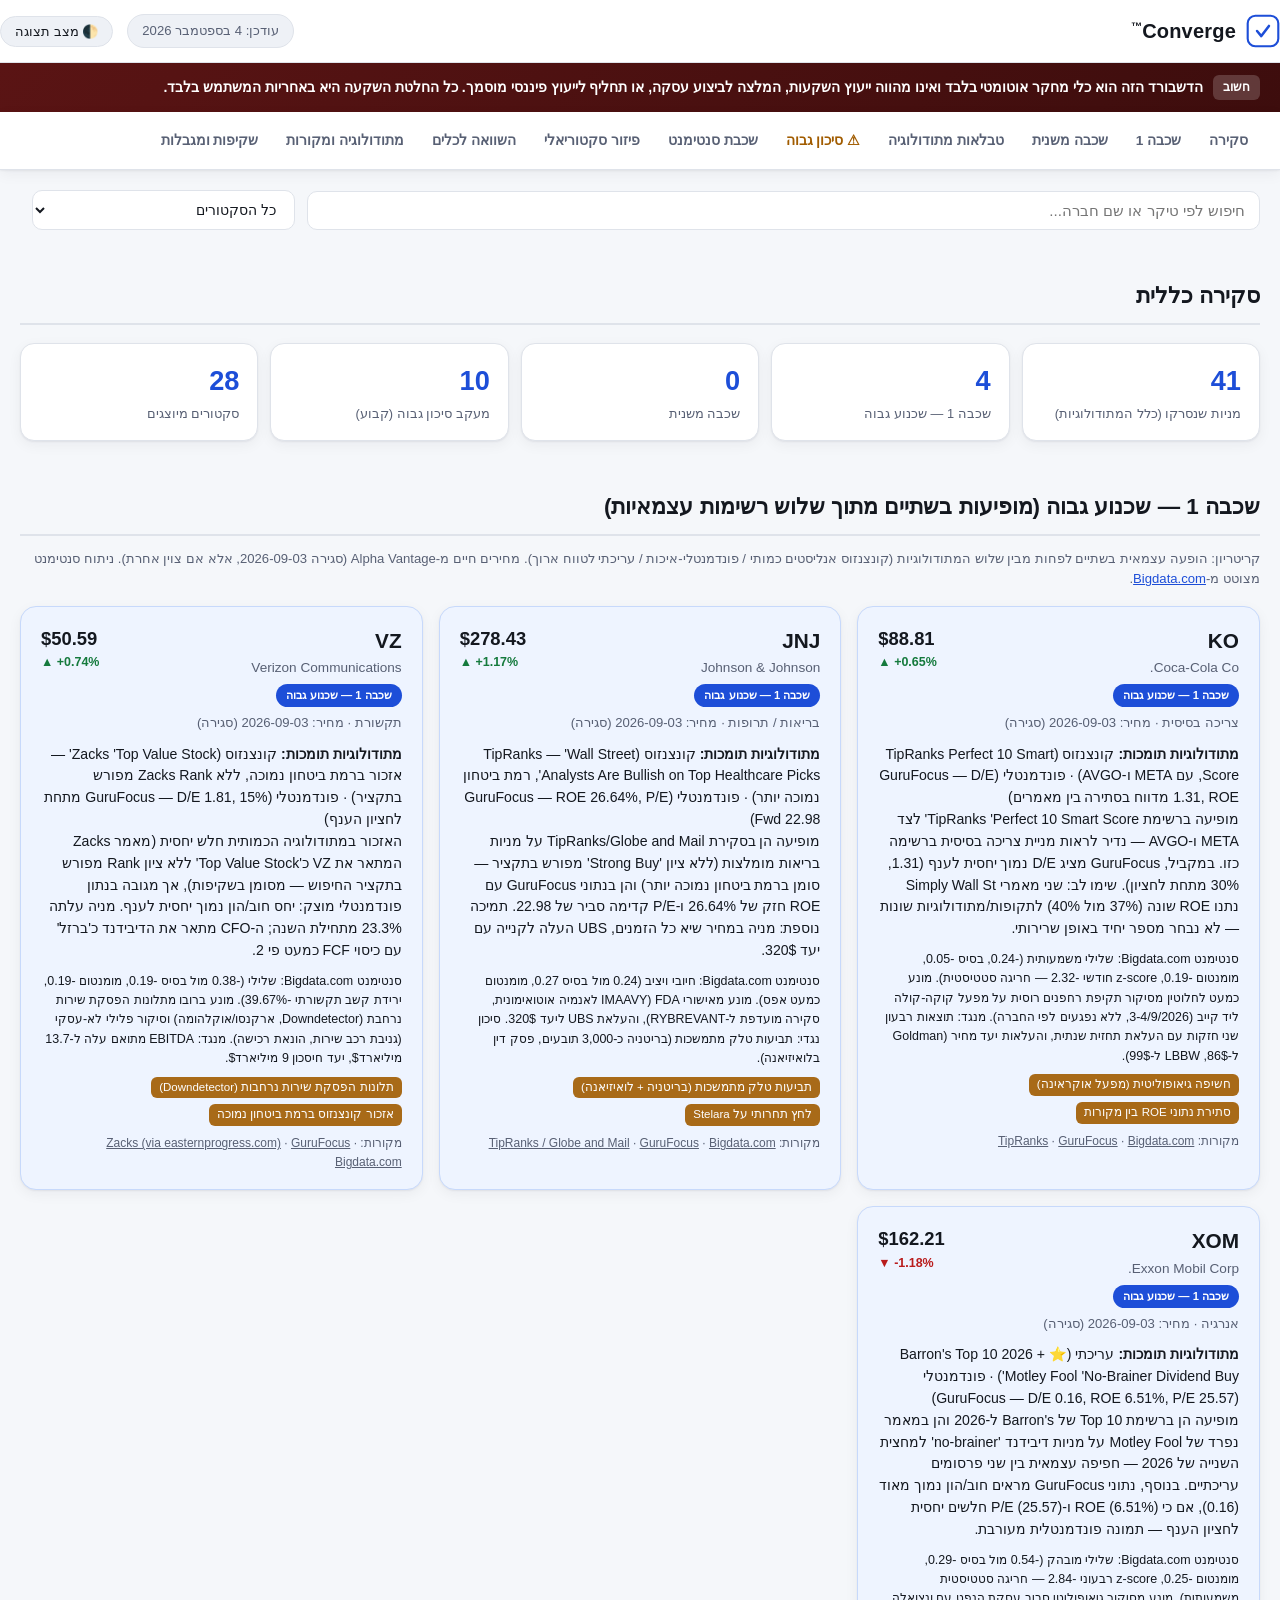
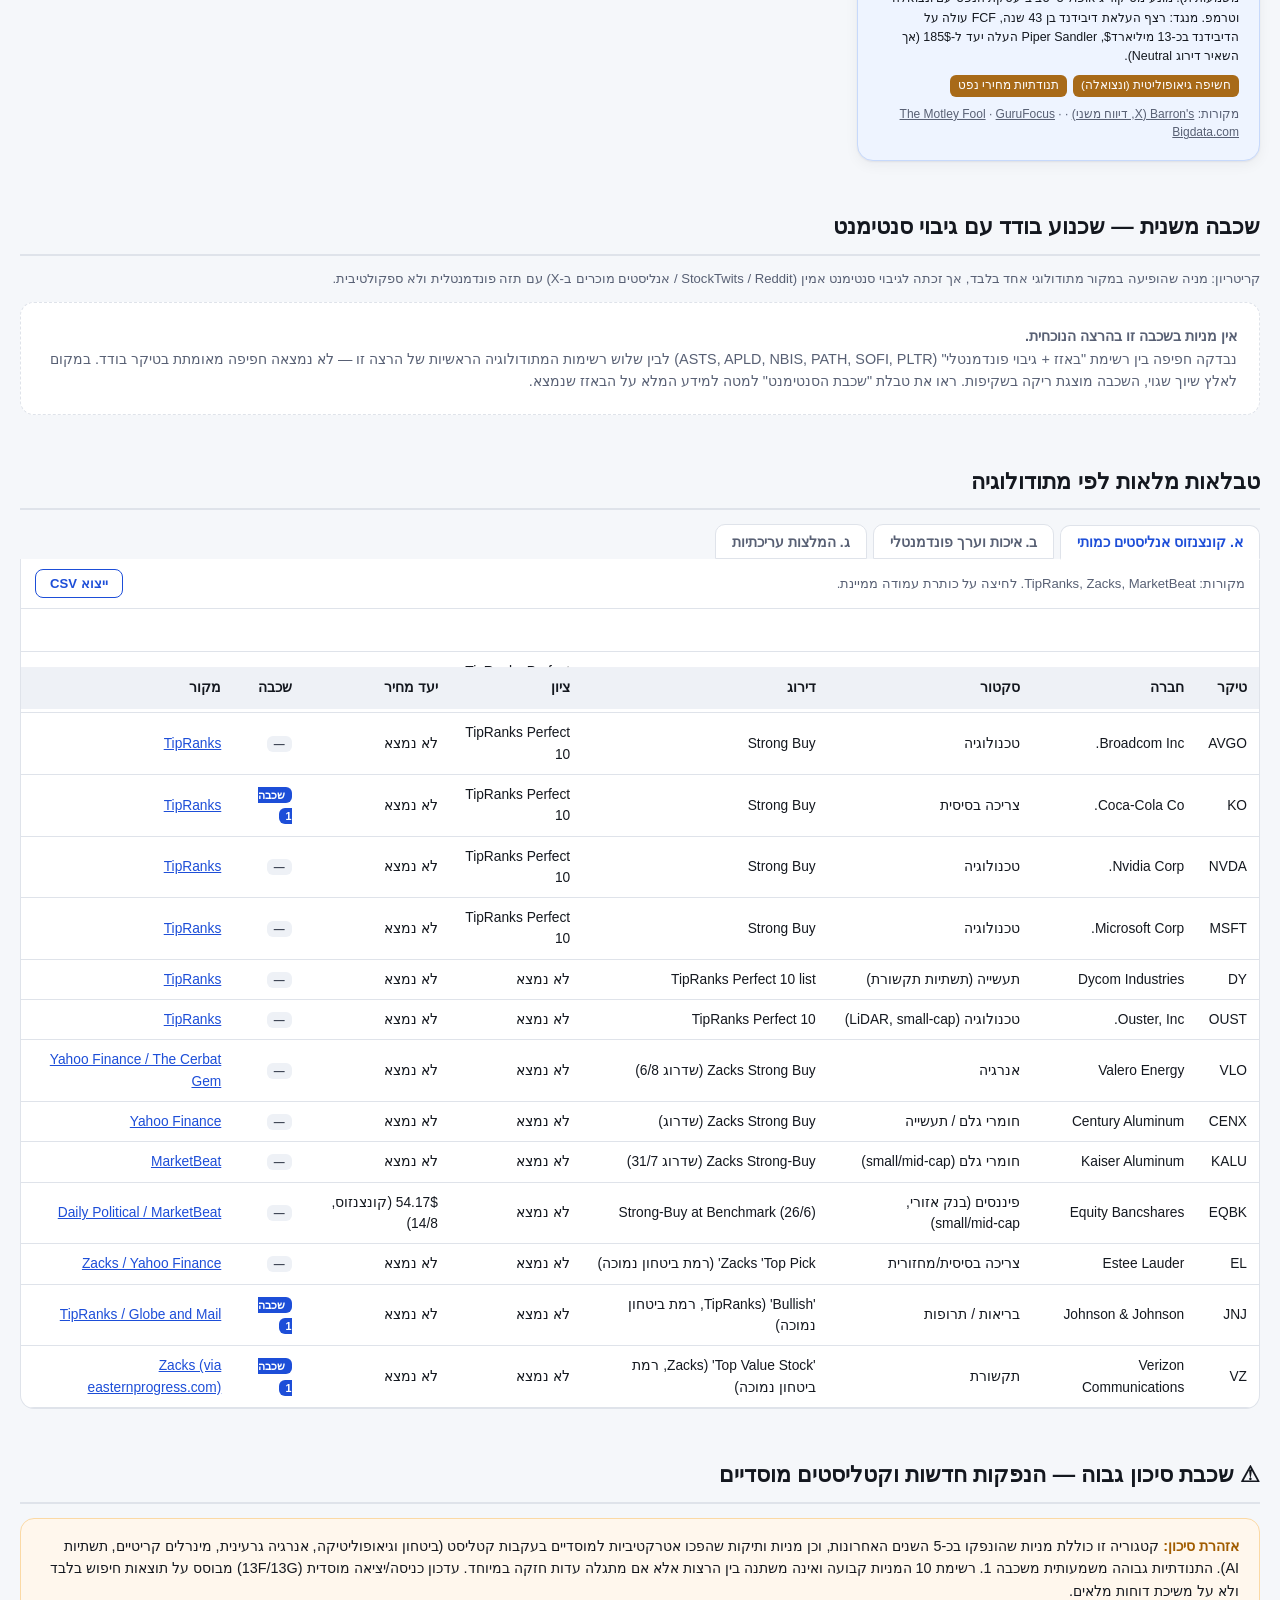
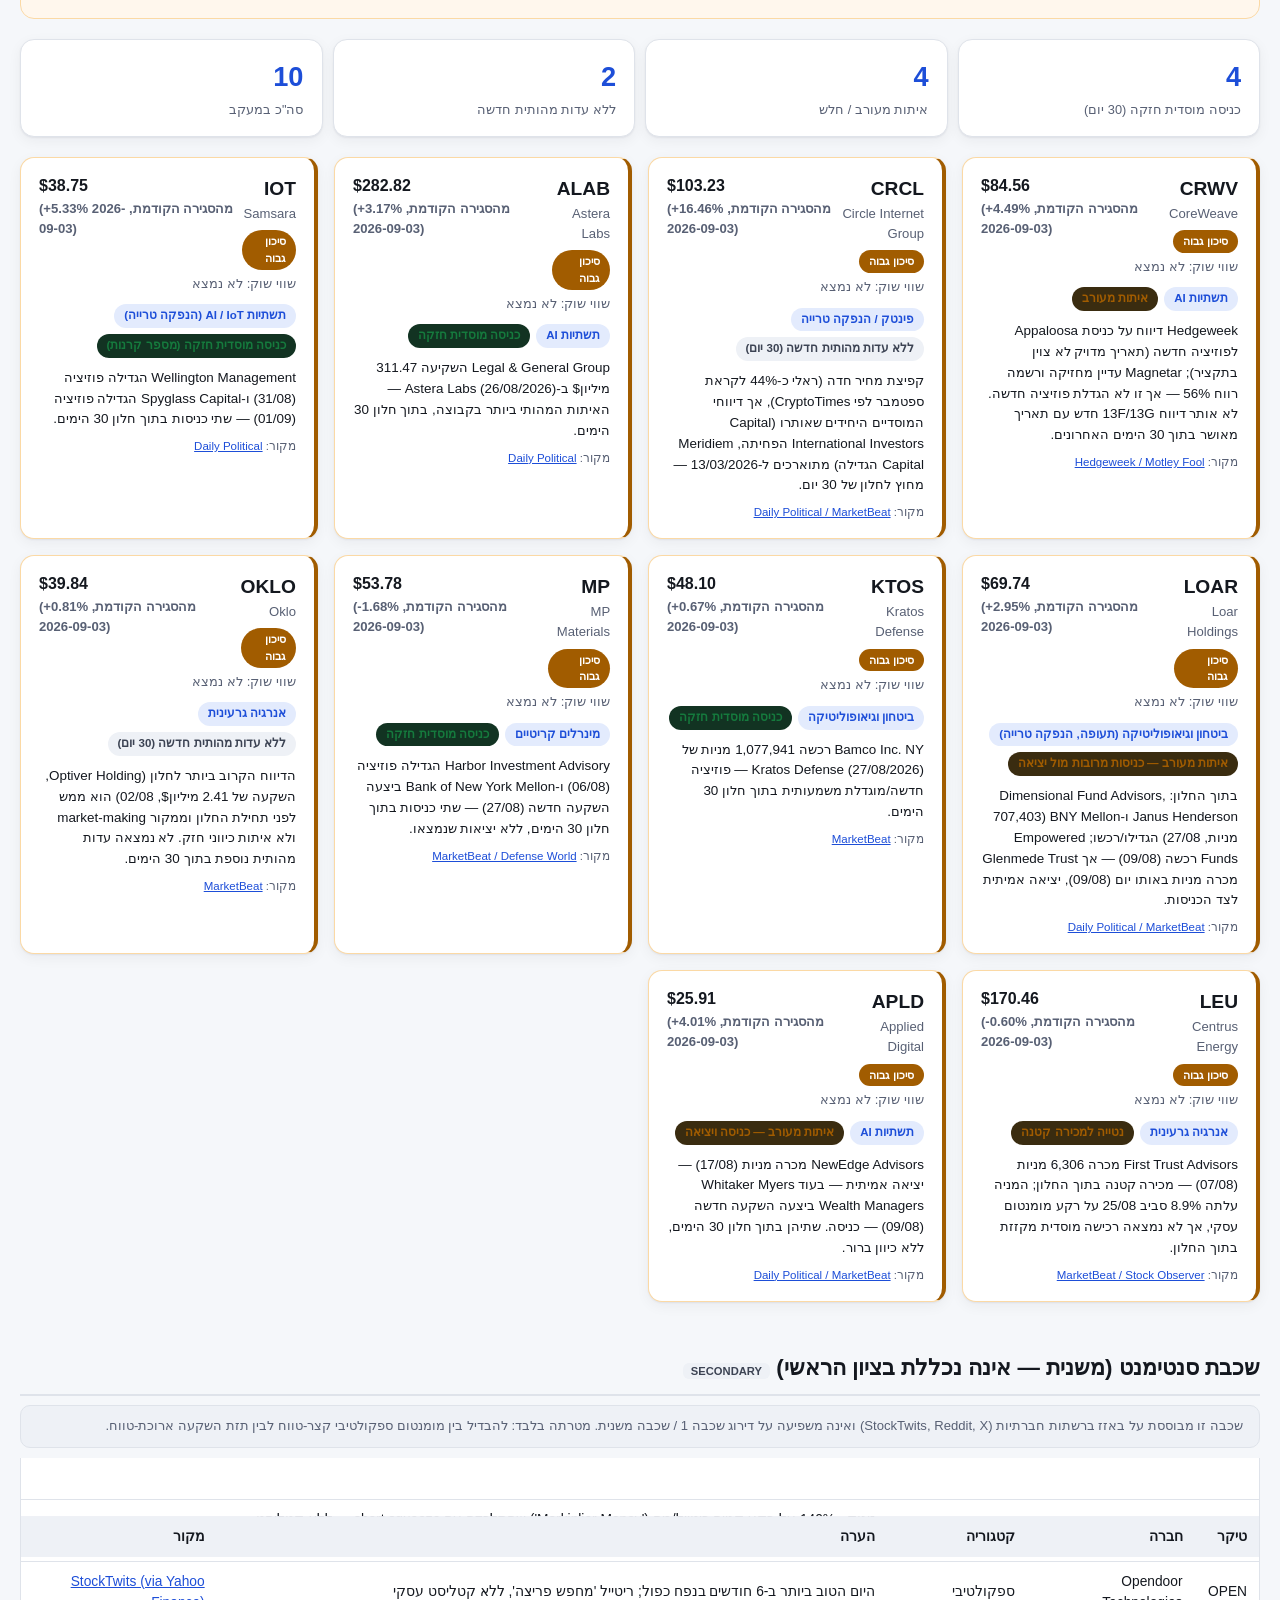
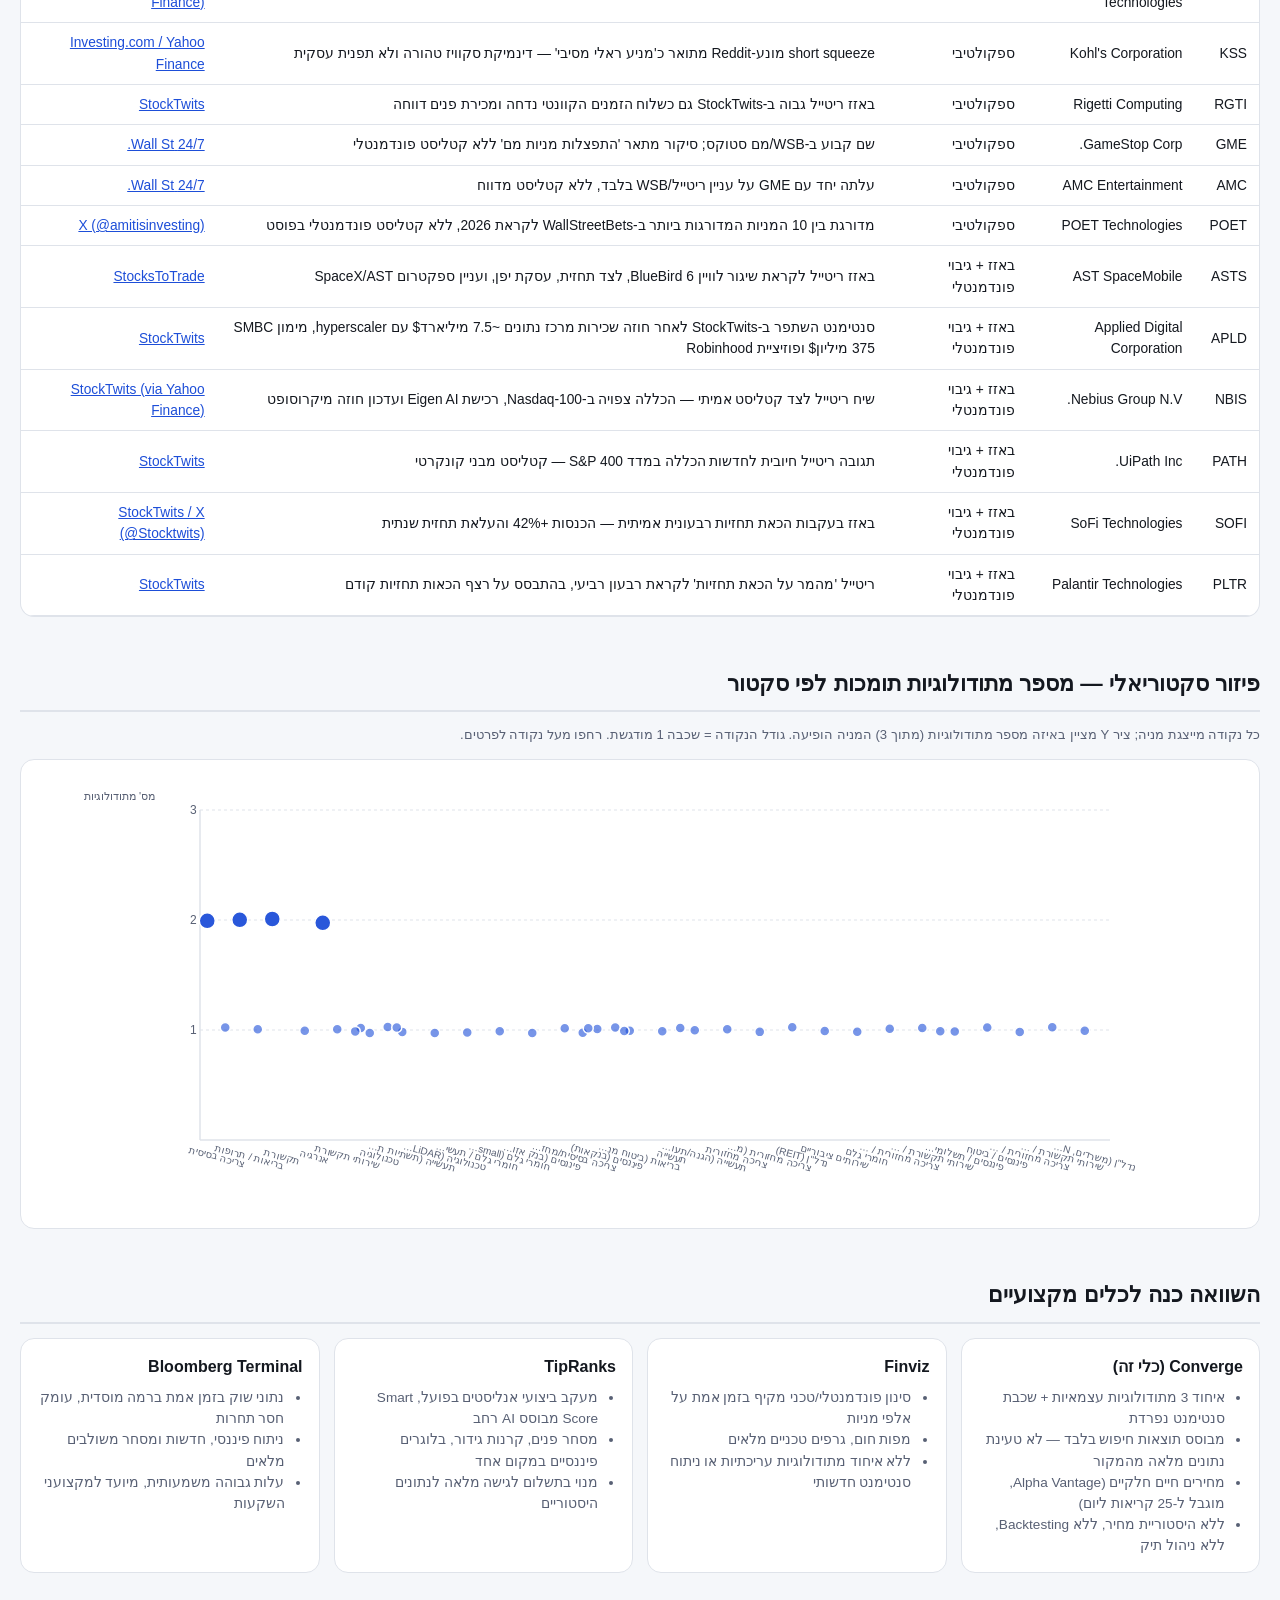
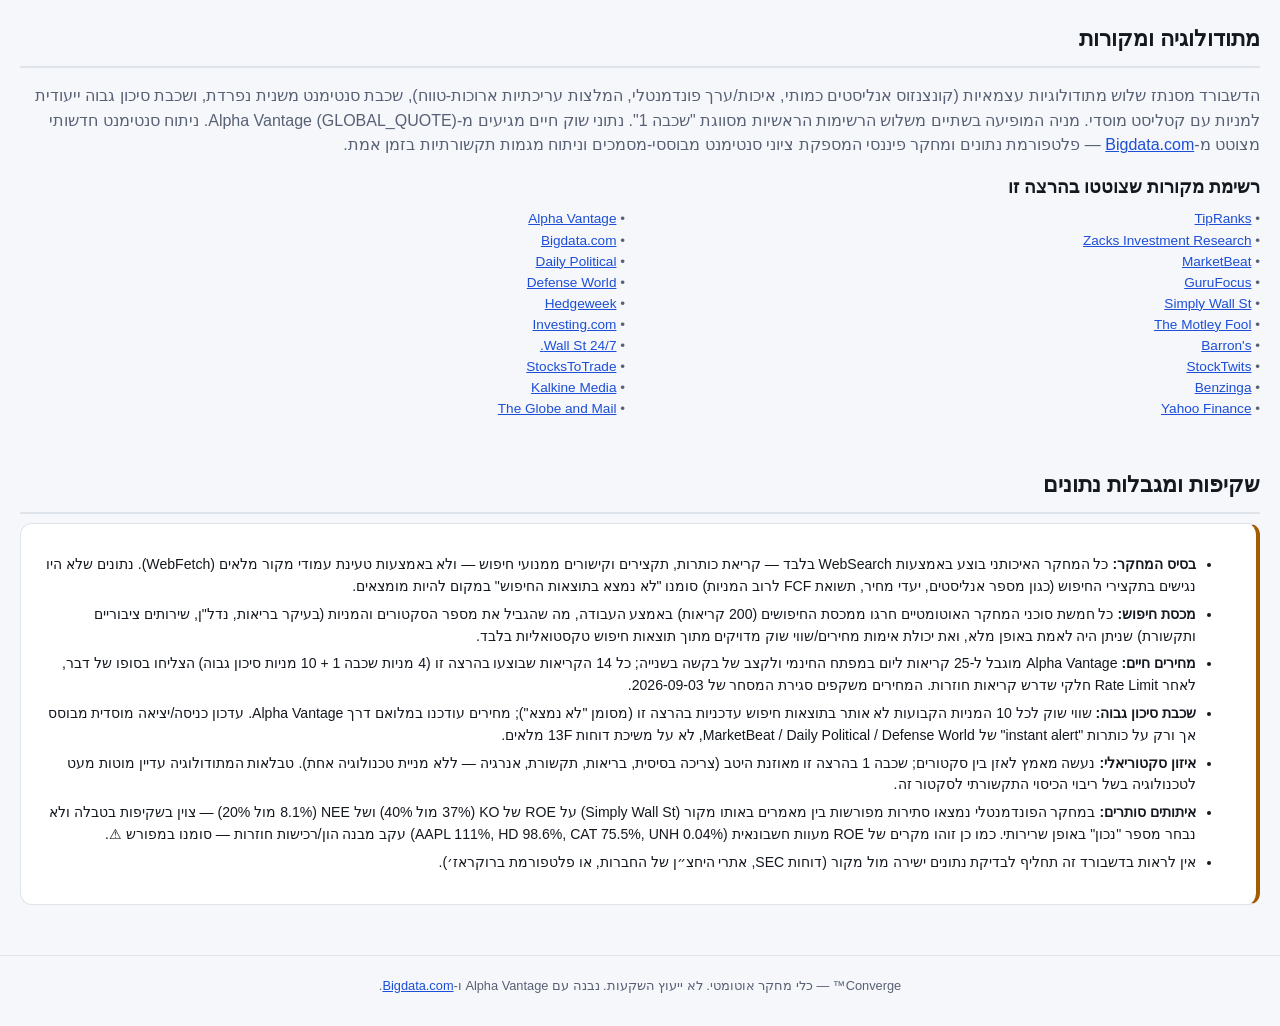
<file: index.html>
<!DOCTYPE html>
<html lang="he" dir="rtl">
<head>
<meta charset="UTF-8">
<meta name="viewport" content="width=device-width, initial-scale=1.0">
<title>Converge™ — סורק מניות קנייה והחזקה</title>
<style>
:root{
  --bg:#f5f7fa; --surface:#ffffff; --surface-2:#eef1f6; --ink:#14181f; --ink-soft:#586074;
  --border:#dfe3ea; --accent:#1d4ed8; --accent-ink:#ffffff; --accent-soft:#e3ebfd;
  --positive:#157a3d; --negative:#b91c1c; --warn:#a15c00;
  --tier1-bg:#eef4ff; --tier1-border:#c7d9fb;
  --highrisk-bg:#fff7ed; --highrisk-border:#fbd9a5;
  --chip-bg:#eef1f6; --chip-ink:#3c4353;
  --quicknav-h:106px;
  --shadow:0 1px 2px rgba(20,24,31,.06), 0 4px 14px rgba(20,24,31,.05);
  color-scheme: light;
}
:root:not([data-theme="light"]){
  @media (prefers-color-scheme: dark){}
}
@media (prefers-color-scheme: dark){
  :root:not([data-theme="light"]){
    --bg:#0f1115; --surface:#171a21; --surface-2:#1d212b; --ink:#e7e9ee; --ink-soft:#9aa2b1;
    --border:#2a2f3a; --accent:#6d97f5; --accent-ink:#0b1220; --accent-soft:#1c2740;
    --positive:#3fbf72; --negative:#f0655f; --warn:#e0a530;
    --tier1-bg:#141d33; --tier1-border:#2a3c66;
    --highrisk-bg:#241c12; --highrisk-border:#4a3418;
    --chip-bg:#232834; --chip-ink:#c3c9d6;
    color-scheme: dark;
  }
}
:root[data-theme="dark"]{
  --bg:#0f1115; --surface:#171a21; --surface-2:#1d212b; --ink:#e7e9ee; --ink-soft:#9aa2b1;
  --border:#2a2f3a; --accent:#6d97f5; --accent-ink:#0b1220; --accent-soft:#1c2740;
  --positive:#3fbf72; --negative:#f0655f; --warn:#e0a530;
  --tier1-bg:#141d33; --tier1-border:#2a3c66;
  --highrisk-bg:#241c12; --highrisk-border:#4a3418;
  --chip-bg:#232834; --chip-ink:#c3c9d6;
  color-scheme: dark;
}
*{box-sizing:border-box;}
body{margin:0;background:var(--bg);color:var(--ink);font-family:"Segoe UI","Heebo",Arial,sans-serif;line-height:1.55;}
a{color:var(--accent);}
h1,h2,h3,h4{font-weight:800;margin:0 0 .4em;color:var(--ink);}
h2{font-size:1.4rem;border-bottom:2px solid var(--border);padding-bottom:.4em;margin-top:2.2em;}
h3{font-size:1.1rem;}
p{color:var(--ink-soft);}
.wrap{max-width:1280px;margin:0 auto;padding:0 20px;}
.small{font-size:.82rem;color:var(--ink-soft);}
.mono{font-variant-numeric:tabular-nums;}
button,select,input{font-family:inherit;}

/* ===== Header ===== */
header.topbar{background:var(--surface);border-bottom:1px solid var(--border);}
.header-row{display:flex;align-items:center;justify-content:space-between;padding:14px 0;gap:16px;flex-wrap:wrap;}
.brand{display:flex;align-items:center;gap:10px;}
.logo-mark{width:34px;height:34px;flex:0 0 auto;}
.wordmark{font-size:1.25rem;font-weight:800;letter-spacing:.2px;}
.wordmark sup{font-size:.55em;top:-.9em;}
.header-meta{display:flex;align-items:center;gap:14px;flex-wrap:wrap;}
.updated-pill{background:var(--surface-2);border:1px solid var(--border);border-radius:999px;padding:6px 14px;font-size:.82rem;color:var(--ink-soft);}
.theme-toggle{border:1px solid var(--border);background:var(--surface-2);color:var(--ink);border-radius:999px;padding:7px 14px;cursor:pointer;font-size:.82rem;display:flex;align-items:center;gap:6px;}
.theme-toggle:hover{border-color:var(--accent);}

/* ===== Disclaimer ===== */
.disclaimer{background:linear-gradient(135deg,#7a1f1f,#5a1414);color:#fff;padding:12px 0;}
:root[data-theme="dark"] .disclaimer, :root:not([data-theme="light"]) .disclaimer{background:linear-gradient(135deg,#5a1414,#3d0d0d);}
.disclaimer .wrap{display:flex;align-items:center;gap:10px;font-size:.88rem;font-weight:600;}
.disclaimer .tag{background:rgba(255,255,255,.18);border-radius:6px;padding:3px 10px;font-size:.75rem;white-space:nowrap;}

/* ===== Quicknav ===== */
#quicknav{position:sticky;top:0;z-index:50;background:var(--surface);border-bottom:1px solid var(--border);box-shadow:var(--shadow);}
#quicknav .wrap{display:flex;gap:4px;overflow-x:auto;padding:10px 20px;scrollbar-width:thin;}
#quicknav a{white-space:nowrap;font-size:.85rem;font-weight:600;color:var(--ink-soft);text-decoration:none;padding:8px 12px;border-radius:8px;}
#quicknav a:hover{background:var(--surface-2);color:var(--ink);}
#quicknav a.risk-link{color:var(--warn);}

/* ===== Controls ===== */
.controls{display:flex;gap:12px;flex-wrap:wrap;margin:20px 0;align-items:center;}
.controls input[type="search"]{flex:1;min-width:220px;padding:10px 14px;border-radius:10px;border:1px solid var(--border);background:var(--surface);color:var(--ink);font-size:.95rem;}
.controls select{padding:10px 14px;border-radius:10px;border:1px solid var(--border);background:var(--surface);color:var(--ink);font-size:.9rem;}
.controls .count-badge{font-size:.82rem;color:var(--ink-soft);}

/* ===== KPI row ===== */
.kpi-row{display:grid;grid-template-columns:repeat(auto-fit,minmax(160px,1fr));gap:12px;margin:18px 0 28px;}
.kpi{background:var(--surface);border:1px solid var(--border);border-radius:14px;padding:16px 18px;box-shadow:var(--shadow);}
.kpi .num{font-size:1.7rem;font-weight:800;color:var(--accent);}
.kpi .label{font-size:.8rem;color:var(--ink-soft);margin-top:2px;}

/* ===== Tier1 cards ===== */
.card-grid{display:grid;grid-template-columns:repeat(auto-fit,minmax(300px,1fr));gap:16px;margin:16px 0;}
.tier1-card{background:var(--tier1-bg);border:1px solid var(--tier1-border);border-radius:16px;padding:18px 20px;box-shadow:var(--shadow);}
.tier1-card .row1{display:flex;justify-content:space-between;align-items:flex-start;gap:8px;}
.tier1-card .ticker{font-size:1.3rem;font-weight:800;}
.tier1-card .company{font-size:.85rem;color:var(--ink-soft);}
.tier1-card .price{font-size:1.15rem;font-weight:700;text-align:left;direction:ltr;}
.tier1-card .price .chg{font-size:.78rem;display:block;text-align:left;}
.up{color:var(--positive);} .down{color:var(--negative);}
.badge{display:inline-block;font-size:.7rem;font-weight:700;border-radius:999px;padding:3px 10px;background:var(--accent);color:var(--accent-ink);margin-top:6px;}
.tier1-card .rationale{margin:10px 0;font-size:.88rem;color:var(--ink);}
.tier1-card .flags{display:flex;flex-wrap:wrap;gap:6px;margin:8px 0;}
.flag{font-size:.72rem;background:var(--warn);color:#fff;border-radius:6px;padding:2px 8px;opacity:.9;}
.tier1-card .sources{font-size:.75rem;color:var(--ink-soft);margin-top:8px;}
.tier1-card .sources a{color:var(--ink-soft);text-decoration:underline;}
.sent-line{font-size:.78rem;margin-top:6px;}

.empty-state{background:var(--surface);border:1px dashed var(--border);border-radius:14px;padding:22px;color:var(--ink-soft);font-size:.9rem;}

/* ===== Tabs & tables ===== */
.tabs{display:flex;gap:6px;margin:14px 0 0;flex-wrap:wrap;}
.tab-btn{border:1px solid var(--border);background:var(--surface);color:var(--ink-soft);padding:8px 16px;border-radius:10px 10px 0 0;cursor:pointer;font-size:.88rem;font-weight:600;}
.tab-btn.active{background:var(--surface);color:var(--accent);border-bottom:2px solid var(--surface);position:relative;top:1px;}
.tab-panel{display:none;}
.tab-panel.active{display:block;}
.table-toolbar{display:flex;justify-content:space-between;align-items:center;background:var(--surface);border:1px solid var(--border);border-top:none;padding:10px 14px;flex-wrap:wrap;gap:8px;}
.export-btn{border:1px solid var(--accent);color:var(--accent);background:transparent;padding:6px 14px;border-radius:8px;font-size:.82rem;cursor:pointer;font-weight:600;}
.export-btn:hover{background:var(--accent-soft);}
.table-scroll{overflow-x:auto;border:1px solid var(--border);border-top:none;border-radius:0 0 14px 14px;background:var(--surface);}
table{border-collapse:collapse;width:100%;min-width:760px;font-size:.86rem;}
thead th{position:sticky;top:var(--quicknav-h, 106px);background:var(--surface-2);color:var(--ink);text-align:right;padding:10px 12px;cursor:pointer;user-select:none;border-bottom:1px solid var(--border);white-space:nowrap;z-index:5;}
thead th:hover{color:var(--accent);}
thead th .arrow{font-size:.7em;opacity:.6;margin-left:4px;}
tbody td{padding:9px 12px;border-bottom:1px solid var(--border);}
tbody tr:hover{background:var(--surface-2);}
td.num,th.num{direction:ltr;text-align:left;}
.tier-tag{font-size:.68rem;font-weight:700;border-radius:6px;padding:2px 7px;}
.tier-tag.t1{background:var(--accent);color:var(--accent-ink);}
.tier-tag.t2{background:var(--warn);color:#fff;}
.tier-tag.tn{background:var(--chip-bg);color:var(--chip-ink);}

/* ===== High risk section (preserve structure/classes exactly) ===== */
#highrisk{scroll-margin-top:var(--quicknav-h, 106px);}
.highrisk-banner{background:var(--highrisk-bg);border:1px solid var(--highrisk-border);border-radius:14px;padding:16px 20px;margin:14px 0 20px;font-size:.9rem;color:var(--ink);}
.highrisk-banner strong{color:var(--warn);}
.highrisk-kpi-row{display:grid;grid-template-columns:repeat(auto-fit,minmax(150px,1fr));gap:10px;margin:14px 0 20px;}
.highrisk-kpi-row .kpi{background:var(--surface);}
.risk-grid{display:grid;grid-template-columns:repeat(auto-fit,minmax(290px,1fr));gap:16px;}
.risk-card{background:var(--surface);border:1px solid var(--highrisk-border);border-right:4px solid var(--warn);border-radius:14px;padding:16px 18px;box-shadow:var(--shadow);}
.risk-card .row1{display:flex;justify-content:space-between;align-items:flex-start;gap:8px;}
.risk-card .ticker{font-size:1.2rem;font-weight:800;}
.risk-card .company{font-size:.82rem;color:var(--ink-soft);}
.risk-card .price{font-weight:700;direction:ltr;text-align:left;}
.risk-badge{display:inline-block;font-size:.68rem;font-weight:700;border-radius:999px;padding:3px 10px;background:var(--warn);color:#fff;margin-top:6px;}
.risk-card .chips{display:flex;flex-wrap:wrap;gap:6px;margin:10px 0;}
.chip{font-size:.72rem;border-radius:999px;padding:3px 10px;background:var(--chip-bg);color:var(--chip-ink);font-weight:600;}
.chip.catalyst{background:var(--accent-soft);color:var(--accent);}
.chip.inst-strong{background:#dff5e6;color:var(--positive);}
:root[data-theme="dark"] .chip.inst-strong,:root:not([data-theme="light"]) .chip.inst-strong{background:#123322;}
.chip.inst-mixed{background:#fdeccb;color:var(--warn);}
:root[data-theme="dark"] .chip.inst-mixed,:root:not([data-theme="light"]) .chip.inst-mixed{background:#3a2c10;}
.risk-card .finding{font-size:.84rem;margin-top:8px;}
.risk-card .source-line{font-size:.72rem;color:var(--ink-soft);margin-top:8px;}

/* ===== Sentiment layer ===== */
.sentiment-banner{background:var(--surface-2);border:1px solid var(--border);border-radius:10px;padding:10px 16px;font-size:.82rem;color:var(--ink-soft);margin-bottom:10px;}
.sec-tag{font-size:.7rem;font-weight:700;background:var(--chip-bg);color:var(--chip-ink);border-radius:6px;padding:2px 8px;}

/* ===== Chart ===== */
.chart-wrap{background:var(--surface);border:1px solid var(--border);border-radius:14px;padding:20px;position:relative;}
#tooltip{position:fixed;pointer-events:none;background:var(--ink);color:var(--bg);font-size:.78rem;padding:6px 10px;border-radius:8px;opacity:0;transition:opacity .1s;z-index:100;max-width:220px;}
:root[data-theme="dark"] #tooltip, :root:not([data-theme="light"]) #tooltip{background:var(--surface-2);color:var(--ink);border:1px solid var(--border);}

/* ===== Compare & methodology & limitations ===== */
.compare-grid{display:grid;grid-template-columns:repeat(auto-fit,minmax(220px,1fr));gap:14px;margin:14px 0;}
.compare-card{background:var(--surface);border:1px solid var(--border);border-radius:14px;padding:16px;}
.compare-card h4{margin-bottom:8px;}
.compare-card ul{margin:0;padding-inline-start:18px;font-size:.85rem;color:var(--ink-soft);}
.source-list{columns:2;column-gap:30px;font-size:.85rem;color:var(--ink-soft);}
@media (max-width:640px){.source-list{columns:1;}}
.limits-box{background:var(--surface);border:1px solid var(--border);border-right:4px solid var(--warn);border-radius:12px;padding:16px 20px;font-size:.88rem;}
.limits-box li{margin-bottom:6px;}
footer{margin:50px 0 30px;padding-top:20px;border-top:1px solid var(--border);font-size:.8rem;color:var(--ink-soft);text-align:center;}
</style>
</head>
<body>

<header class="topbar">
  <div class="wrap header-row">
    <div class="brand">
      <svg class="logo-mark" viewBox="0 0 40 40" fill="none" xmlns="http://www.w3.org/2000/svg">
        <rect x="2" y="2" width="36" height="36" rx="9" stroke="var(--accent)" stroke-width="2.5"/>
        <path d="M13 20 L18 26 L27 14" stroke="var(--accent)" stroke-width="3" stroke-linecap="round" stroke-linejoin="round" fill="none"/>
      </svg>
      <div class="wordmark">Converge<sup>™</sup></div>
    </div>
    <div class="header-meta">
      <span class="updated-pill">עודכן: <span id="updated-date"></span></span>
      <button class="theme-toggle" id="theme-toggle" type="button">🌓 מצב תצוגה</button>
    </div>
  </div>
</header>

<div class="disclaimer">
  <div class="wrap">
    <span class="tag">חשוב</span>
    <span>הדשבורד הזה הוא כלי מחקר אוטומטי בלבד ואינו מהווה ייעוץ השקעות, המלצה לביצוע עסקה, או תחליף לייעוץ פיננסי מוסמך. כל החלטת השקעה היא באחריות המשתמש בלבד.</span>
  </div>
</div>

<nav id="quicknav">
  <div class="wrap">
    <a href="#kpi">סקירה</a>
    <a href="#tier1">שכבה 1</a>
    <a href="#tier2">שכבה משנית</a>
    <a href="#tables">טבלאות מתודולוגיה</a>
    <a href="#highrisk" class="risk-link">⚠ סיכון גבוה</a>
    <a href="#sentiment">שכבת סנטימנט</a>
    <a href="#chart">פיזור סקטוריאלי</a>
    <a href="#compare">השוואה לכלים</a>
    <a href="#methodology">מתודולוגיה ומקורות</a>
    <a href="#limits">שקיפות ומגבלות</a>
  </div>
</nav>

<main class="wrap">

  <div class="controls">
    <input type="search" id="global-search" placeholder="חיפוש לפי טיקר או שם חברה...">
    <select id="sector-filter">
      <option value="">כל הסקטורים</option>
    </select>
    <span class="count-badge" id="result-count"></span>
  </div>

  <section id="kpi">
    <h2>סקירה כללית</h2>
    <div class="kpi-row">
      <div class="kpi"><div class="num" id="kpi-total">–</div><div class="label">מניות שנסרקו (כלל המתודולוגיות)</div></div>
      <div class="kpi"><div class="num" id="kpi-tier1">–</div><div class="label">שכבה 1 — שכנוע גבוה</div></div>
      <div class="kpi"><div class="num" id="kpi-tier2">–</div><div class="label">שכבה משנית</div></div>
      <div class="kpi"><div class="num">10</div><div class="label">מעקב סיכון גבוה (קבוע)</div></div>
      <div class="kpi"><div class="num" id="kpi-sectors">–</div><div class="label">סקטורים מיוצגים</div></div>
    </div>
  </section>

  <section id="tier1">
    <h2>שכבה 1 — שכנוע גבוה (מופיעות בשתיים מתוך שלוש רשימות עצמאיות)</h2>
    <p class="small">קריטריון: הופעה עצמאית בשתיים לפחות מבין שלוש המתודולוגיות (קונצנזוס אנליסטים כמותי / פונדמנטלי-איכות / עריכתי לטווח ארוך). מחירים חיים מ-Alpha Vantage (סגירה 2026-09-03, אלא אם צוין אחרת). ניתוח סנטימנט מצוטט מ-<a href="https://bigdata.com" target="_blank" rel="noopener">Bigdata.com</a>.</p>
    <div class="card-grid" id="tier1-grid"></div>
  </section>

  <section id="tier2">
    <h2>שכבה משנית — שכנוע בודד עם גיבוי סנטימנט</h2>
    <p class="small">קריטריון: מניה שהופיעה במקור מתודולוגי אחד בלבד, אך זכתה לגיבוי סנטימנט אמין (StockTwits / Reddit / אנליסטים מוכרים ב-X) עם תזה פונדמנטלית ולא ספקולטיבית.</p>
    <div class="empty-state" id="tier2-empty">
      <strong>אין מניות בשכבה זו בהרצה הנוכחית.</strong><br>
      נבדקה חפיפה בין רשימת "באזז + גיבוי פונדמנטלי" (ASTS, APLD, NBIS, PATH, SOFI, PLTR) לבין שלוש רשימות המתודולוגיה הראשיות של הרצה זו — לא נמצאה חפיפה מאומתת בטיקר בודד. במקום לאלץ שיוך שגוי, השכבה מוצגת ריקה בשקיפות. ראו את טבלת "שכבת הסנטימנט" למטה למידע המלא על הבאזז שנמצא.
    </div>
  </section>

  <section id="tables">
    <h2>טבלאות מלאות לפי מתודולוגיה</h2>
    <div class="tabs">
      <button class="tab-btn active" data-tab="tabA">א. קונצנזוס אנליסטים כמותי</button>
      <button class="tab-btn" data-tab="tabB">ב. איכות וערך פונדמנטלי</button>
      <button class="tab-btn" data-tab="tabC">ג. המלצות עריכתיות</button>
    </div>

    <div class="tab-panel active" id="tabA">
      <div class="table-toolbar">
        <span class="small">מקורות: TipRanks, Zacks, MarketBeat. לחיצה על כותרת עמודה ממיינת.</span>
        <button class="export-btn" data-export="tableA">ייצוא CSV</button>
      </div>
      <div class="table-scroll"><table id="tableA"></table></div>
    </div>

    <div class="tab-panel" id="tabB">
      <div class="table-toolbar">
        <span class="small">מקורות: GuruFocus, Simply Wall St.</span>
        <button class="export-btn" data-export="tableB">ייצוא CSV</button>
      </div>
      <div class="table-scroll"><table id="tableB"></table></div>
    </div>

    <div class="tab-panel" id="tabC">
      <div class="table-toolbar">
        <span class="small">מקורות: Barron's (דיווח משני ב-X), The Motley Fool.</span>
        <button class="export-btn" data-export="tableC">ייצוא CSV</button>
      </div>
      <div class="table-scroll"><table id="tableC"></table></div>
    </div>
  </section>

  <section id="highrisk">
    <h2>⚠ שכבת סיכון גבוה — הנפקות חדשות וקטליסטים מוסדיים</h2>
    <div class="highrisk-banner">
      <strong>אזהרת סיכון:</strong> קטגוריה זו כוללת מניות שהונפקו בכ-5 השנים האחרונות, וכן מניות ותיקות שהפכו אטרקטיביות למוסדיים בעקבות קטליסט (ביטחון וגיאופוליטיקה, אנרגיה גרעינית, מינרלים קריטיים, תשתיות AI). התנודתיות גבוהה משמעותית משכבה 1. רשימת 10 המניות קבועה ואינה משתנה בין הרצות אלא אם מתגלה עדות חזקה במיוחד. עדכון כניסה/יציאה מוסדית (13F/13G) מבוסס על תוצאות חיפוש בלבד ולא על משיכת דוחות מלאים.
    </div>
    <div class="highrisk-kpi-row">
      <div class="kpi"><div class="num" id="hr-strong">–</div><div class="label">כניסה מוסדית חזקה (30 יום)</div></div>
      <div class="kpi"><div class="num" id="hr-mixed">–</div><div class="label">איתות מעורב / חלש</div></div>
      <div class="kpi"><div class="num" id="hr-none">–</div><div class="label">ללא עדות מהותית חדשה</div></div>
      <div class="kpi"><div class="num">10</div><div class="label">סה"כ במעקב</div></div>
    </div>
    <div class="risk-grid" id="highrisk-grid"></div>
  </section>

  <section id="sentiment">
    <h2>שכבת סנטימנט (משנית — אינה נכללת בציון הראשי) <span class="sec-tag">SECONDARY</span></h2>
    <div class="sentiment-banner">שכבה זו מבוססת על באזז ברשתות חברתיות (StockTwits, Reddit, X) ואינה משפיעה על דירוג שכבה 1 / שכבה משנית. מטרתה בלבד: להבדיל בין מומנטום ספקולטיבי קצר-טווח לבין תזת השקעה ארוכת-טווח.</div>
    <div class="table-scroll"><table id="tableSentiment"></table></div>
  </section>

  <section id="chart">
    <h2>פיזור סקטוריאלי — מספר מתודולוגיות תומכות לפי סקטור</h2>
    <p class="small">כל נקודה מייצגת מניה; ציר Y מציין באיזה מספר מתודולוגיות (מתוך 3) המניה הופיעה. גודל הנקודה = שכבה 1 מודגשת. רחפו מעל נקודה לפרטים.</p>
    <div class="chart-wrap">
      <svg id="scatter" width="100%" height="420" viewBox="0 0 1000 420" preserveAspectRatio="xMidYMid meet"></svg>
    </div>
  </section>

  <section id="compare">
    <h2>השוואה כנה לכלים מקצועיים</h2>
    <div class="compare-grid">
      <div class="compare-card">
        <h4>Converge (כלי זה)</h4>
        <ul>
          <li>איחוד 3 מתודולוגיות עצמאיות + שכבת סנטימנט נפרדת</li>
          <li>מבוסס תוצאות חיפוש בלבד — לא טעינת נתונים מלאה מהמקור</li>
          <li>מחירים חיים חלקיים (Alpha Vantage, מוגבל ל-25 קריאות ליום)</li>
          <li>ללא היסטוריית מחיר, ללא Backtesting, ללא ניהול תיק</li>
        </ul>
      </div>
      <div class="compare-card">
        <h4>Finviz</h4>
        <ul>
          <li>סינון פונדמנטלי/טכני מקיף בזמן אמת על אלפי מניות</li>
          <li>מפות חום, גרפים טכניים מלאים</li>
          <li>ללא איחוד מתודולוגיות עריכתיות או ניתוח סנטימנט חדשותי</li>
        </ul>
      </div>
      <div class="compare-card">
        <h4>TipRanks</h4>
        <ul>
          <li>מעקב ביצועי אנליסטים בפועל, Smart Score מבוסס AI רחב</li>
          <li>מסחר פנים, קרנות גידור, בלוגרים פיננסיים במקום אחד</li>
          <li>מנוי בתשלום לגישה מלאה לנתונים היסטוריים</li>
        </ul>
      </div>
      <div class="compare-card">
        <h4>Bloomberg Terminal</h4>
        <ul>
          <li>נתוני שוק בזמן אמת ברמה מוסדית, עומק חסר תחרות</li>
          <li>ניתוח פיננסי, חדשות ומסחר משולבים מלאים</li>
          <li>עלות גבוהה משמעותית, מיועד למקצועני השקעות</li>
        </ul>
      </div>
    </div>
  </section>

  <section id="methodology">
    <h2>מתודולוגיה ומקורות</h2>
    <p>הדשבורד מסנתז שלוש מתודולוגיות עצמאיות (קונצנזוס אנליסטים כמותי, איכות/ערך פונדמנטלי, המלצות עריכתיות ארוכות-טווח), שכבת סנטימנט משנית נפרדת, ושכבת סיכון גבוה ייעודית למניות עם קטליסט מוסדי. מניה המופיעה בשתיים משלוש הרשימות הראשיות מסווגת "שכבה 1". נתוני שוק חיים מגיעים מ-Alpha Vantage (GLOBAL_QUOTE). ניתוח סנטימנט חדשותי מצוטט מ-<a href="https://bigdata.com" target="_blank" rel="noopener">Bigdata.com</a> — פלטפורמת נתונים ומחקר פיננסי המספקת ציוני סנטימנט מבוססי-מסמכים וניתוח מגמות תקשורתיות בזמן אמת.</p>
    <h3>רשימת מקורות שצוטטו בהרצה זו</h3>
    <div class="source-list" id="source-list"></div>
  </section>

  <section id="limits">
    <h2>שקיפות ומגבלות נתונים</h2>
    <div class="limits-box">
      <ul>
        <li><strong>בסיס המחקר:</strong> כל המחקר האיכותני בוצע באמצעות WebSearch בלבד — קריאת כותרות, תקצירים וקישורים ממנועי חיפוש — ולא באמצעות טעינת עמודי מקור מלאים (WebFetch). נתונים שלא היו נגישים בתקצירי החיפוש (כגון מספר אנליסטים, יעדי מחיר, תשואת FCF לרוב המניות) סומנו "לא נמצא בתוצאות החיפוש" במקום להיות מומצאים.</li>
        <li><strong>מכסת חיפוש:</strong> כל חמשת סוכני המחקר האוטומטיים חרגו ממכסת החיפושים (200 קריאות) באמצע העבודה, מה שהגביל את מספר הסקטורים והמניות (בעיקר בריאות, נדל"ן, שירותים ציבוריים ותקשורת) שניתן היה לאמת באופן מלא, ואת יכולת אימות מחירים/שווי שוק מדויקים מתוך תוצאות חיפוש טקסטואליות בלבד.</li>
        <li><strong>מחירים חיים:</strong> Alpha Vantage מוגבל ל-25 קריאות ליום במפתח החינמי ולקצב של בקשה בשנייה; כל 14 הקריאות שבוצעו בהרצה זו (4 מניות שכבה 1 + 10 מניות סיכון גבוה) הצליחו בסופו של דבר, לאחר Rate Limit חלקי שדרש קריאות חוזרות. המחירים משקפים סגירת המסחר של 2026-09-03.</li>
        <li><strong>שכבת סיכון גבוה:</strong> שווי שוק לכל 10 המניות הקבועות לא אותר בתוצאות חיפוש עדכניות בהרצה זו (מסומן "לא נמצא"); מחירים עודכנו במלואם דרך Alpha Vantage. עדכון כניסה/יציאה מוסדית מבוסס אך ורק על כותרות "instant alert" של MarketBeat / Daily Political / Defense World, לא על משיכת דוחות 13F מלאים.</li>
        <li><strong>איזון סקטוריאלי:</strong> נעשה מאמץ לאזן בין סקטורים; שכבה 1 בהרצה זו מאוזנת היטב (צריכה בסיסית, בריאות, תקשורת, אנרגיה — ללא מניית טכנולוגיה אחת). טבלאות המתודולוגיה עדיין מוטות מעט לטכנולוגיה בשל ריבוי הכיסוי התקשורתי לסקטור זה.</li>
        <li><strong>איתותים סותרים:</strong> במחקר הפונדמנטלי נמצאו סתירות מפורשות בין מאמרים באותו מקור (Simply Wall St) על ROE של KO (37% מול 40%) ושל NEE (8.1% מול 20%) — צוין בשקיפות בטבלה ולא נבחר מספר "נכון" באופן שרירותי. כמו כן זוהו מקרים של ROE מעוות חשבונאית (AAPL 111%, HD 98.6%, CAT 75.5%, UNH 0.04%) עקב מבנה הון/רכישות חוזרות — סומנו במפורש ⚠.</li>
        <li>אין לראות בדשבורד זה תחליף לבדיקת נתונים ישירה מול מקור (דוחות SEC, אתרי היחצ״ן של החברות, או פלטפורמת ברוקראז׳).</li>
      </ul>
    </div>
  </section>

</main>

<footer>
  <div class="wrap">
    Converge™ — כלי מחקר אוטומטי. לא ייעוץ השקעות. נבנה עם Alpha Vantage ו-<a href="https://bigdata.com" target="_blank" rel="noopener">Bigdata.com</a>.
  </div>
</footer>

<div id="tooltip"></div>

<script>
/* ============ DATA ============ */
const TODAY = "4 בספטמבר 2026";
document.getElementById('updated-date').textContent = TODAY;

// Tier 1 — appear in >=2 of 3 primary methodologies
const TIER1 = [
  {
    ticker:"KO", company:"Coca-Cola Co.", sector:"צריכה בסיסית",
    price:"88.81", chgPct:"+0.65%", chgDir:"up", priceDate:"2026-09-03 (סגירה)",
    methods:["קונצנזוס (TipRanks Perfect 10 Smart Score, עם META ו-AVGO)","פונדמנטלי (GuruFocus — D/E 1.31, ROE מדווח בסתירה בין מאמרים)"],
    rationale:"מופיעה ברשימת TipRanks 'Perfect 10 Smart Score' לצד META ו-AVGO — נדיר לראות מניית צריכה בסיסית ברשימה כזו. במקביל, GuruFocus מציג D/E נמוך יחסית לענף (1.31, 30% מתחת לחציון). שימו לב: שני מאמרי Simply Wall St נתנו ROE שונה (37% מול 40%) לתקופות/מתודולוגיות שונות — לא נבחר מספר יחיד באופן שרירותי.",
    sentiment:"סנטימנט Bigdata.com: שלילי משמעותית (-0.24, בסיס -0.05, מומנטום -0.19, z-score חודשי -2.32 — חריגה סטטיסטית). מונע כמעט לחלוטין מסיקור תקיפת רחפנים רוסית על מפעל קוקה-קולה ליד קייב (3-4/9/2026, ללא נפגעים לפי החברה). מנגד: תוצאות רבעון שני חזקות עם העלאת תחזית שנתית, והעלאות יעד מחיר (Goldman ל-86$, LBBW ל-99$).",
    flags:["חשיפה גיאופוליטית (מפעל אוקראינה)","סתירת נתוני ROE בין מקורות"],
    sources:[["TipRanks","https://www.tipranks.com/news/meta-avgo-ko-3-top-rated-stocks-with-a-perfect-10-smart-score-to-buy-now"],["GuruFocus","https://www.gurufocus.com/term/debt-to-equity/KO"],["Bigdata.com","https://bigdata.com"]]
  },
  {
    ticker:"JNJ", company:"Johnson & Johnson", sector:"בריאות / תרופות",
    price:"278.43", chgPct:"+1.17%", chgDir:"up", priceDate:"2026-09-03 (סגירה)",
    methods:["קונצנזוס (TipRanks — 'Wall Street Analysts Are Bullish on Top Healthcare Picks', רמת ביטחון נמוכה יותר)","פונדמנטלי (GuruFocus — ROE 26.64%, P/E Fwd 22.98)"],
    rationale:"מופיעה הן בסקירת TipRanks/Globe and Mail על מניות בריאות מומלצות (ללא ציון 'Strong Buy' מפורש בתקציר — סומן ברמת ביטחון נמוכה יותר) והן בנתוני GuruFocus עם ROE חזק של 26.64% ו-P/E קדימה סביר של 22.98. תמיכה נוספת: מניה במחיר שיא כל הזמנים, UBS העלה לקנייה עם יעד 320$.",
    sentiment:"סנטימנט Bigdata.com: חיובי ויציב (0.24 מול בסיס 0.27, מומנטום כמעט אפס). מונע מאישורי FDA (IMAAVY לאנמיה אוטואימונית, סקירה מועדפת ל-RYBREVANT), והעלאת UBS ליעד 320$. סיכון נגדי: תביעות טלק מתמשכות (בריטניה כ-3,000 תובעים, פסק דין בלואיזיאנה).",
    flags:["תביעות טלק מתמשכות (בריטניה + לואיזיאנה)","לחץ תחרותי על Stelara"],
    sources:[["TipRanks / Globe and Mail","https://www.theglobeandmail.com/investing/markets/stocks/JNJ-N/pressreleases/3347545/wall-street-analysts-are-bullish-on-top-healthcare-picks/"],["GuruFocus","https://www.gurufocus.com/term/roe/JNJ"],["Bigdata.com","https://bigdata.com"]]
  },
  {
    ticker:"VZ", company:"Verizon Communications", sector:"תקשורת",
    price:"50.59", chgPct:"+0.74%", chgDir:"up", priceDate:"2026-09-03 (סגירה)",
    methods:["קונצנזוס (Zacks 'Top Value Stock' — אזכור ברמת ביטחון נמוכה, ללא Zacks Rank מפורש בתקציר)","פונדמנטלי (GuruFocus — D/E 1.81, 15% מתחת לחציון הענף)"],
    rationale:"האזכור במתודולוגיה הכמותית חלש יחסית (מאמר Zacks המתאר את VZ כ'Top Value Stock' ללא ציון Rank מפורש בתקציר החיפוש — מסומן בשקיפות), אך מגובה בנתון פונדמנטלי מוצק: יחס חוב/הון נמוך יחסית לענף. מניה עלתה 23.3% מתחילת השנה; ה-CFO מתאר את הדיבידנד כ'ברזל' עם כיסוי FCF כמעט פי 2.",
    sentiment:"סנטימנט Bigdata.com: שלילי (-0.38 מול בסיס -0.19, מומנטום -0.19, ירידת קשב תקשורתי -39.67%). מונע ברובו מתלונות הפסקת שירות נרחבת (Downdetector, ארקנסו/אוקלהומה) וסיקור פלילי לא-עסקי (גניבת רכב שירות, הונאת רכישה). מנגד: EBITDA מתואם עלה ל-13.7 מיליארד$, יעד חיסכון 9 מיליארד$.",
    flags:["תלונות הפסקת שירות נרחבות (Downdetector)","אזכור קונצנזוס ברמת ביטחון נמוכה"],
    sources:[["Zacks (via easternprogress.com)","https://www.easternprogress.com/why-verizon-communications-vz-is-a-top-value-stock-for-the-long-term/article_b54d314f-7607-5102-8a4f-43599e02ebe1.html"],["GuruFocus","https://www.gurufocus.com/term/debt-to-equity/VZ"],["Bigdata.com","https://bigdata.com"]]
  },
  {
    ticker:"XOM", company:"Exxon Mobil Corp.", sector:"אנרגיה",
    price:"162.21", chgPct:"-1.18%", chgDir:"down", priceDate:"2026-09-03 (סגירה)",
    methods:["עריכתי (⭐ Barron's Top 10 2026 + Motley Fool 'No-Brainer Dividend Buy')","פונדמנטלי (GuruFocus — D/E 0.16, ROE 6.51%, P/E 25.57)"],
    rationale:"מופיעה הן ברשימת Top 10 של Barron's ל-2026 והן במאמר נפרד של Motley Fool על מניות דיבידנד 'no-brainer' למחצית השנייה של 2026 — חפיפה עצמאית בין שני פרסומים עריכתיים. בנוסף, נתוני GuruFocus מראים חוב/הון נמוך מאוד (0.16), אם כי ROE (6.51%) ו-P/E (25.57) חלשים יחסית לחציון הענף — תמונה פונדמנטלית מעורבת.",
    sentiment:"סנטימנט Bigdata.com: שלילי מובהק (-0.54 מול בסיס -0.29, מומנטום -0.25, z-score רבעוני -2.84 — חריגה סטטיסטית משמעותית). מונע מסיקור גיאופוליטי סביב עסקת הנפט עם ונצואלה וטרמפ. מנגד: רצף העלאת דיבידנד בן 43 שנה, FCF עולה על הדיבידנד בכ-13 מיליארד$, Piper Sandler העלה יעד ל-185$ (אך השאיר דירוג Neutral).",
    flags:["חשיפה גיאופוליטית (ונצואלה)","תנודתיות מחירי נפט"],
    sources:[["Barron's (X, דיווח משני)","https://x.com/SpecialSitsNews/status/2006873292687491203"],["The Motley Fool","https://www.fool.com/investing/2026/08/02/3-dividend-stocks-that-are-no-brainer-buys-for-the/"],["GuruFocus","https://www.gurufocus.com/term/roe/XOM"],["Bigdata.com","https://bigdata.com"]]
  }
];

// Methodology tables — each row: ticker, company, sector, metrics object, sourceLabel, sourceUrl, tier
const TABLE_A = [ // Quant consensus
  {t:"META",c:"Meta Platforms",sec:"שירותי תקשורת",rating:"Strong Buy",score:"TipRanks Perfect 10",target:"לא נמצא",tier:"tn",src:"TipRanks",url:"https://www.tipranks.com/news/meta-avgo-ko-3-top-rated-stocks-with-a-perfect-10-smart-score-to-buy-now"},
  {t:"AVGO",c:"Broadcom Inc.",sec:"טכנולוגיה",rating:"Strong Buy",score:"TipRanks Perfect 10",target:"לא נמצא",tier:"tn",src:"TipRanks",url:"https://www.tipranks.com/news/meta-avgo-ko-3-top-rated-stocks-with-a-perfect-10-smart-score-to-buy-now"},
  {t:"KO",c:"Coca-Cola Co.",sec:"צריכה בסיסית",rating:"Strong Buy",score:"TipRanks Perfect 10",target:"לא נמצא",tier:"t1",src:"TipRanks",url:"https://www.tipranks.com/news/meta-avgo-ko-3-top-rated-stocks-with-a-perfect-10-smart-score-to-buy-now"},
  {t:"NVDA",c:"Nvidia Corp.",sec:"טכנולוגיה",rating:"Strong Buy",score:"TipRanks Perfect 10",target:"לא נמצא",tier:"tn",src:"TipRanks",url:"https://www.tipranks.com/news/meta-msft-nvda-3-perfect-10-stocks-analysts-say-to-buy-now"},
  {t:"MSFT",c:"Microsoft Corp.",sec:"טכנולוגיה",rating:"Strong Buy",score:"TipRanks Perfect 10",target:"לא נמצא",tier:"tn",src:"TipRanks",url:"https://www.tipranks.com/news/meta-msft-nvda-3-perfect-10-stocks-analysts-say-to-buy-now"},
  {t:"DY",c:"Dycom Industries",sec:"תעשייה (תשתיות תקשורת)",rating:"TipRanks Perfect 10 list",score:"לא נמצא",target:"לא נמצא",tier:"tn",src:"TipRanks",url:"https://www.tipranks.com/news/tipranks-perfect-10-list-2-top-scoring-stocks-that-hit-the-right-boxes"},
  {t:"OUST",c:"Ouster, Inc.",sec:"טכנולוגיה (LiDAR, small-cap)",rating:"TipRanks Perfect 10",score:"לא נמצא",target:"לא נמצא",tier:"tn",src:"TipRanks",url:"https://www.tipranks.com/news/article/tipranks-perfect-10s-unveiling-3-high-scoring-stocks-for-2026"},
  {t:"VLO",c:"Valero Energy",sec:"אנרגיה",rating:"Zacks Strong Buy (שדרוג 6/8)",score:"לא נמצא",target:"לא נמצא",tier:"tn",src:"Yahoo Finance / The Cerbat Gem",url:"https://finance.yahoo.com/markets/stocks/articles/know-valero-energy-vlo-rating-160003618.html"},
  {t:"CENX",c:"Century Aluminum",sec:"חומרי גלם / תעשייה",rating:"Zacks Strong Buy (שדרוג)",score:"לא נמצא",target:"לא נמצא",tier:"tn",src:"Yahoo Finance",url:"https://finance.yahoo.com/markets/stocks/articles/know-century-cenx-rating-upgrade-160003846.html"},
  {t:"KALU",c:"Kaiser Aluminum",sec:"חומרי גלם (small/mid-cap)",rating:"Zacks Strong-Buy (שדרוג 31/7)",score:"לא נמצא",target:"לא נמצא",tier:"tn",src:"MarketBeat",url:"https://www.marketbeat.com/instant-alerts/kaiser-aluminum-nasdaqkalu-upgraded-by-zacks-research-to-strong-buy-rating-2026-07-31/"},
  {t:"EQBK",c:"Equity Bancshares",sec:"פיננסים (בנק אזורי, small/mid-cap)",rating:"Strong-Buy at Benchmark (26/6)",score:"לא נמצא",target:"54.17$ (קונצנזוס, 14/8)",tier:"tn",src:"Daily Political / MarketBeat",url:"https://www.dailypolitical.com/2026/06/26/equity-bancshares-nyseeqbk-upgraded-to-strong-buy-at-benchmark.html"},
  {t:"EL",c:"Estee Lauder",sec:"צריכה בסיסית/מחזורית",rating:"Zacks 'Top Pick' (רמת ביטחון נמוכה)",score:"לא נמצא",target:"לא נמצא",tier:"tn",src:"Zacks / Yahoo Finance",url:"https://finance.yahoo.com/markets/stocks/articles/consumer-staples-sector-regains-momentum-114200178.html"},
  {t:"JNJ",c:"Johnson & Johnson",sec:"בריאות / תרופות",rating:"'Bullish' (TipRanks, רמת ביטחון נמוכה)",score:"לא נמצא",target:"לא נמצא",tier:"t1",src:"TipRanks / Globe and Mail",url:"https://www.theglobeandmail.com/investing/markets/stocks/JNJ-N/pressreleases/3347545/wall-street-analysts-are-bullish-on-top-healthcare-picks/"},
  {t:"VZ",c:"Verizon Communications",sec:"תקשורת",rating:"'Top Value Stock' (Zacks, רמת ביטחון נמוכה)",score:"לא נמצא",target:"לא נמצא",tier:"t1",src:"Zacks (via easternprogress.com)",url:"https://www.easternprogress.com/why-verizon-communications-vz-is-a-top-value-stock-for-the-long-term/article_b54d314f-7607-5102-8a4f-43599e02ebe1.html"}
];

const TABLE_B = [ // Fundamental quality/value
  {t:"AAPL",c:"Apple Inc.",sec:"טכנולוגיה",roe:"111.36% ⚠ (מעוות, בסיס הון נמוך)",pe:"לא נמצא",de:"לא נמצא",fcf:"לא נמצא",tier:"tn",src:"GuruFocus",url:"https://www.gurufocus.com/term/roe/AAPL"},
  {t:"JPM",c:"JPMorgan Chase",sec:"פיננסים (בנקאות)",roe:"18.16%",pe:"לא נמצא",de:"לא נמצא",fcf:"לא נמצא",tier:"tn",src:"GuruFocus",url:"https://www.gurufocus.com/term/roe/JPM"},
  {t:"BAC",c:"Bank of America",sec:"פיננסים (בנקאות)",roe:"11.37%",pe:"לא נמצא",de:"1.28",fcf:"לא נמצא",tier:"tn",src:"GuruFocus",url:"https://www.gurufocus.com/term/roe/BAC"},
  {t:"UNH",c:"UnitedHealth Group",sec:"בריאות (ביטוח מנוהל)",roe:"0.04% ⚠ (חריג קיצוני)",pe:"לא נמצא",de:"לא נמצא",fcf:"לא נמצא",tier:"tn",src:"GuruFocus",url:"https://www.gurufocus.com/term/ROE/UNH/ROE-Percentage/UNH"},
  {t:"JNJ",c:"Johnson & Johnson",sec:"בריאות / תרופות",roe:"26.64%",pe:"31.56",de:"0.68",fcf:"לא נמצא",tier:"t1",src:"GuruFocus",url:"https://www.gurufocus.com/term/pettm/JNJ"},
  {t:"HON",c:"Honeywell International",sec:"תעשייה",roe:"~9.5% (Simply Wall St)",pe:"לא נמצא",de:"2.70 ⚠ (גבוה, פיצול Aerospace)",fcf:"לא נמצא",tier:"tn",src:"GuruFocus / Simply Wall St",url:"https://www.gurufocus.com/term/deb2equity/NAS:HON"},
  {t:"CAT",c:"Caterpillar Inc.",sec:"תעשייה",roe:"75.53% ⚠ (מעוות, בסיס הון נמוך)",pe:"לא נמצא",de:"2.33",fcf:"לא נמצא",tier:"tn",src:"GuruFocus",url:"https://www.gurufocus.com/term/ROE/CAT/ROE-Percentage"},
  {t:"AVAV",c:"AeroVironment (small/mid-cap)",sec:"תעשייה (הגנה/תעופה)",roe:"לא נמצא",pe:"46.86 (Fwd)",de:"לא נמצא",fcf:"לא נמצא",tier:"tn",src:"GuruFocus",url:"https://www.gurufocus.com/term/forward-pe-ratio/AVAV"},
  {t:"XOM",c:"Exxon Mobil Corp.",sec:"אנרגיה",roe:"6.51%",pe:"25.57",de:"0.16",fcf:"לא נמצא",tier:"t1",src:"GuruFocus",url:"https://www.gurufocus.com/term/roe/XOM"},
  {t:"PG",c:"Procter & Gamble",sec:"צריכה בסיסית",roe:"~20% (Simply Wall St)",pe:"לא נמצא",de:"0.68",fcf:"לא נמצא",tier:"tn",src:"GuruFocus / Simply Wall St",url:"https://www.gurufocus.com/term/debt-to-equity/PG"},
  {t:"KO",c:"Coca-Cola Co.",sec:"צריכה בסיסית",roe:"37%-40% ⚠ (סתירה בין מאמרים)",pe:"לא נמצא",de:"1.31",fcf:"לא נמצא",tier:"t1",src:"GuruFocus / Simply Wall St",url:"https://www.gurufocus.com/term/debt-to-equity/KO"},
  {t:"WMT",c:"Walmart Inc.",sec:"צריכה בסיסית/מחזורית",roe:"לא נמצא",pe:"לא נמצא",de:"0.79",fcf:"לא נמצא",tier:"tn",src:"GuruFocus",url:"https://www.gurufocus.com/term/debt-to-equity/WMT"},
  {t:"HD",c:"Home Depot",sec:"צריכה מחזורית",roe:"98.59% ⚠ (מעוות, הון עצמי נמוך/שלילי)",pe:"לא נמצא",de:"לא נמצא",fcf:"לא נמצא",tier:"tn",src:"GuruFocus",url:"https://www.gurufocus.com/term/roe/HD"},
  {t:"BLMN",c:"Bloomin' Brands (small-cap)",sec:"צריכה מחזורית (מסעדות)",roe:"לא נמצא",pe:"לא נמצא",de:"לא נמצא",fcf:"לא נמצא (GF Value: 42.3% מתחת לשווי)",tier:"tn",src:"GuruFocus / Simply Wall St",url:"https://www.gurufocus.com/news/9005858/blmn-looks-423-undervalued-on-gf-value-amid-dividend-concerns"},
  {t:"O",c:"Realty Income Corp.",sec:"נדל\"ן (REIT)",roe:"לא נמצא",pe:"לא נמצא",de:"0.74",fcf:"לא נמצא",tier:"tn",src:"GuruFocus",url:"https://www.gurufocus.com/term/debt-to-equity/O"},
  {t:"NEE",c:"NextEra Energy",sec:"שירותים ציבוריים",roe:"8.1%-22.39% ⚠ (סתירה בין מאמרים)",pe:"לא נמצא",de:"לא נמצא",fcf:"לא נמצא",tier:"tn",src:"GuruFocus / Simply Wall St",url:"https://www.gurufocus.com/term/ROE/NYSE:NEE/ROE-/NextEra-Energy-Inc"},
  {t:"LIN",c:"Linde PLC",sec:"חומרי גלם",roe:"15.92%",pe:"לא נמצא",de:"0.72",fcf:"לא נמצא",tier:"tn",src:"GuruFocus",url:"https://www.gurufocus.com/term/roe/LIN"},
  {t:"VZ",c:"Verizon Communications",sec:"תקשורת",roe:"לא נמצא",pe:"לא נמצא",de:"1.81",fcf:"לא נמצא",tier:"t1",src:"GuruFocus",url:"https://www.gurufocus.com/term/debt-to-equity/VZ"},
  {t:"GOOGL",c:"Alphabet Inc.",sec:"שירותי תקשורת",roe:"לא נמצא",pe:"לא נמצא",de:"0.18",fcf:"לא נמצא",tier:"tn",src:"GuruFocus",url:"https://www.gurufocus.com/term/debt-to-equity/GOOGL"},
  {t:"FBNC",c:"First Bancorp NC (small-cap)",sec:"פיננסים (בנקאות)",roe:"לא נמצא",pe:"לא נמצא",de:"לא נמצא",fcf:"לא נמצא (מתומחר מתחת לשווי פנימי)",tier:"tn",src:"Simply Wall St",url:"https://simplywall.st/stocks/us/banks/nasdaq-fbnc/first-bancorp/news/3-stocks-estimated-to-be-priced-below-intrinsic-value-in-sep"},
  {t:"HFWA",c:"Heritage Financial Corp (small-cap)",sec:"פיננסים (בנקאות)",roe:"לא נמצא",pe:"לא נמצא",de:"לא נמצא",fcf:"לא נמצא (הזדמנות ערך)",tier:"tn",src:"Simply Wall St",url:"https://simplywall.st/stocks/us/banks/nasdaq-hfwa/heritage-financial/news/undervalued-stock-opportunities-based-on-market-estimates-in/amp"}
];

const TABLE_C = [ // Editorial
  {t:"AMZN",c:"Amazon.com Inc.",sec:"צריכה מחזורית / טכנולוגיה",pubs:"Barron's (Top 10 2026) + Motley Fool (2 מאמרים נפרדים)",thesis:"בונה אימפריה בזמן שהמניה 'לא זזה'; מובילה ברשימות ספטמבר 2026 של Fool",tier:"tn",src:"Barron's (X) / The Motley Fool",url:"https://www.fool.com/investing/2026/09/03/here-are-my-top-5-stocks-for-september/"},
  {t:"DIS",c:"Walt Disney Co.",sec:"שירותי תקשורת / מדיה",pubs:"Barron's",thesis:"'נכתבה מחוץ למשחק', אך בונה מחדש תזרים מזומנים בשקט",tier:"tn",src:"Barron's (X, דיווח משני)",url:"https://x.com/SpecialSitsNews/status/2006873292687491203"},
  {t:"XOM",c:"Exxon Mobil Corp.",sec:"אנרגיה",pubs:"⭐ Barron's (Top 10 2026) + Motley Fool",thesis:"רצף העלאת דיבידנד; מניית דיבידנד 'no-brainer' למחצית ב' 2026",tier:"t1",src:"Barron's (X) / The Motley Fool",url:"https://www.fool.com/investing/2026/08/02/3-dividend-stocks-that-are-no-brainer-buys-for-the/"},
  {t:"V",c:"Visa Inc.",sec:"פיננסים / תשלומים",pubs:"Barron's",thesis:"לא נמצא בתקציר",tier:"tn",src:"Barron's (X, דיווח משני)",url:"https://x.com/SpecialSitsNews/status/2006873292687491203"},
  {t:"BMY",c:"Bristol-Myers Squibb",sec:"בריאות / תרופות",pubs:"Barron's",thesis:"לא נמצא בתקציר",tier:"tn",src:"Barron's (X, דיווח משני)",url:"https://x.com/SpecialSitsNews/status/2006873292687491203"},
  {t:"CMCSA",c:"Comcast Corp.",sec:"שירותי תקשורת / מדיה",pubs:"Barron's",thesis:"לא נמצא בתקציר",tier:"tn",src:"Barron's (X, דיווח משני)",url:"https://x.com/SpecialSitsNews/status/2006873292687491203"},
  {t:"FRFHF",c:"Fairfax Financial Holdings",sec:"פיננסים / ביטוח",pubs:"Barron's",thesis:"לא נמצא בתקציר",tier:"tn",src:"Barron's (X, דיווח משני)",url:"https://x.com/SpecialSitsNews/status/2006873292687491203"},
  {t:"FLUT",c:"Flutter Entertainment",sec:"צריכה מחזורית / הימורים מקוונים",pubs:"Barron's",thesis:"לא נמצא בתקציר",tier:"tn",src:"Barron's (X, דיווח משני)",url:"https://x.com/SpecialSitsNews/status/2006873292687491203"},
  {t:"MSGS",c:"Madison Square Garden Sports (small/mid-cap)",sec:"שירותי תקשורת / ספורט",pubs:"Barron's",thesis:"לא נמצא בתקציר",tier:"tn",src:"Barron's (X, דיווח משני)",url:"https://x.com/SpecialSitsNews/status/2006873292687491203"},
  {t:"SLG",c:"SL Green Realty (mid-cap)",sec:"נדל\"ן (משרדים, NYC)",pubs:"Barron's",thesis:"לא נמצא בתקציר",tier:"tn",src:"Barron's (X, דיווח משני)",url:"https://x.com/SpecialSitsNews/status/2006873292687491203"}
];

const SENTIMENT_ROWS = [
  {t:"GPRO",name:"GoPro, Inc.",cat:"ספקולטיבי",note:"זינוק ~140% על רקע קנייה ריטייל/מם ('Markiplier Money') שהתלכדה עם short squeeze — ללא קטליסט פונדמנטלי",src:"Benzinga",url:"https://www.benzinga.com/trading-ideas/movers/26/09/61550830/gopro-stock-rockets-140-as-markiplier-money-meets-a-short-squeeze"},
  {t:"OPEN",name:"Opendoor Technologies",cat:"ספקולטיבי",note:"היום הטוב ביותר ב-6 חודשים בנפח כפול; ריטייל 'מחפש פריצה', ללא קטליסט עסקי",src:"StockTwits (via Yahoo Finance)",url:"https://finance.yahoo.com/markets/stocks/articles/open-stock-posts-best-day-042824256.html"},
  {t:"KSS",name:"Kohl's Corporation",cat:"ספקולטיבי",note:"short squeeze מונע-Reddit מתואר כ'מניע ראלי מסיבי' — דינמיקת סקוויז טהורה ולא תפנית עסקית",src:"Investing.com / Yahoo Finance",url:"https://www.investing.com/news/stock-market-news/kohls-stock-soars-as-redditfueled-short-squeeze-drives-massive-rally-4146200"},
  {t:"RGTI",name:"Rigetti Computing",cat:"ספקולטיבי",note:"באזז ריטייל גבוה ב-StockTwits גם כשלוח הזמנים הקוונטי נדחה ומכירת פנים דווחה",src:"StockTwits",url:"https://stocktwits.com/news-articles/markets/equity/rigetti-computing-stock-draws-retail-buzz-after-quantum-timeline-slips/cmxV0xIR4GO"},
  {t:"GME",name:"GameStop Corp.",cat:"ספקולטיבי",note:"שם קבוע ב-WSB/מם סטוקס; סיקור מתאר 'התפצלות מניות מם' ללא קטליסט פונדמנטלי",src:"24/7 Wall St.",url:"https://247wallst.com/investing/2026/08/03/gamestop-drops-6-amc-rallies-6-in-meme-stock-divergence/"},
  {t:"AMC",name:"AMC Entertainment",cat:"ספקולטיבי",note:"עלתה יחד עם GME על עניין ריטייל/WSB בלבד, ללא קטליסט מדווח",src:"24/7 Wall St.",url:"https://247wallst.com/investing/2026/08/03/gamestop-drops-6-amc-rallies-6-in-meme-stock-divergence/"},
  {t:"POET",name:"POET Technologies",cat:"ספקולטיבי",note:"מדורגת בין 10 המניות המדורגות ביותר ב-WallStreetBets לקראת 2026, ללא קטליסט פונדמנטלי בפוסט",src:"X (@amitisinvesting)",url:"https://x.com/amitisinvesting/status/2005686494938415170"},
  {t:"ASTS",name:"AST SpaceMobile",cat:"באזז + גיבוי פונדמנטלי",note:"באזז ריטייל לקראת שיגור לוויין BlueBird 6, לצד תחזית, עסקת יפן, ועניין ספקטרום SpaceX/AST",src:"StocksToTrade",url:"https://stockstotrade.com/news/ast-spacemobile-inc-asts-news-2026_09_02/"},
  {t:"APLD",name:"Applied Digital Corporation",cat:"באזז + גיבוי פונדמנטלי",note:"סנטימנט השתפר ב-StockTwits לאחר חוזה שכירות מרכז נתונים ~7.5 מיליארד$ עם hyperscaler, מימון SMBC 375 מיליון$ ופוזיציית Robinhood",src:"StockTwits",url:"https://stocktwits.com/news-articles/markets/equity/apld-stock-rallies-after-hours-on-massive-7.5-billion-hyperscaler-lease/cZXxQg3RenY"},
  {t:"NBIS",name:"Nebius Group N.V.",cat:"באזז + גיבוי פונדמנטלי",note:"שיח ריטייל לצד קטליסט אמיתי — הכללה צפויה ב-Nasdaq-100, רכישת Eigen AI ועדכון חוזה מיקרוסופט",src:"StockTwits (via Yahoo Finance)",url:"https://finance.yahoo.com/markets/stocks/articles/nbis-stock-rally-rolls-record-022523906.html"},
  {t:"PATH",name:"UiPath Inc.",cat:"באזז + גיבוי פונדמנטלי",note:"תגובה ריטייל חיובית לחדשות הכללה במדד S&P 400 — קטליסט מבני קונקרטי",src:"StockTwits",url:"https://stocktwits.com/news-articles/markets/equity/uipath-set-for-index-inclusion-retail-buzz/cmxNzBMRE6Q"},
  {t:"SOFI",name:"SoFi Technologies",cat:"באזז + גיבוי פונדמנטלי",note:"באזז בעקבות הכאת תחזיות רבעונית אמיתית — הכנסות +42% והעלאת תחזית שנתית",src:"StockTwits / X (@Stocktwits)",url:"https://x.com/Stocktwits/status/2082440885103460530"},
  {t:"PLTR",name:"Palantir Technologies",cat:"באזז + גיבוי פונדמנטלי",note:"ריטייל 'מהמר על הכאת תחזיות' לקראת רבעון רביעי, בהתבסס על רצף הכאות תחזיות קודם",src:"StockTwits",url:"https://stocktwits.com/news-articles/markets/equity/palantir-heads-into-make-or-break-q4-retail-bets-on-earnings-beat/cZbgJ7VR4jm"}
];

const HIGHRISK = [
  {t:"CRWV",name:"CoreWeave",price:"84.56",priceNote:"(+4.49% מהסגירה הקודמת, 2026-09-03)",mcap:"לא נמצא",catalyst:"תשתיות AI",inst:"mixed",instLabel:"איתות מעורב",detail:"Hedgeweek דיווח על כניסת Appaloosa לפוזיציה חדשה (תאריך מדויק לא צוין בתקציר); Magnetar עדיין מחזיקה ורשמה רווח 56% — אך זו לא הגדלת פוזיציה חדשה. לא אותר דיווח 13F/13G חדש עם תאריך מאושר בתוך 30 הימים האחרונים.",src:"Hedgeweek / Motley Fool",url:"https://www.hedgeweek.com/appaloosa-takes-stake-in-coreweave-as-hedge-funds-target-ai-infrastructure/"},
  {t:"CRCL",name:"Circle Internet Group",price:"103.23",priceNote:"(+16.46% מהסגירה הקודמת, 2026-09-03)",mcap:"לא נמצא",catalyst:"פינטק / הנפקה טרייה",inst:"none",instLabel:"ללא עדות מהותית חדשה (30 יום)",detail:"קפיצת מחיר חדה (ראלי כ-44% לקראת ספטמבר לפי CryptoTimes), אך דיווחי המוסדיים היחידים שאותרו (Capital International Investors הפחיתה, Meridiem Capital הגדילה) מתוארכים ל-13/03/2026 — מחוץ לחלון של 30 יום.",src:"Daily Political / MarketBeat",url:"https://www.dailypolitical.com/2026/09/02/circle-internet-group-nysecrcl-shares-up-4-4-still-a-buy.html"},
  {t:"ALAB",name:"Astera Labs",price:"282.82",priceNote:"(+3.17% מהסגירה הקודמת, 2026-09-03)",mcap:"לא נמצא",catalyst:"תשתיות AI",inst:"strong",instLabel:"כניסה מוסדית חזקה",detail:"Legal & General Group השקיעה 311.47 מיליון$ ב-Astera Labs (26/08/2026) — האיתות המהותי ביותר בקבוצה, בתוך חלון 30 הימים.",src:"Daily Political",url:"https://www.dailypolitical.com/2026/08/26/legal-general-group-plc-invests-311-47-million-in-astera-labs-inc-alab.html"},
  {t:"IOT",name:"Samsara",price:"38.75",priceNote:"(+5.33% מהסגירה הקודמת, 2026-09-03)",mcap:"לא נמצא",catalyst:"תשתיות AI / IoT (הנפקה טרייה)",inst:"strong",instLabel:"כניסה מוסדית חזקה (מספר קרנות)",detail:"Wellington Management הגדילה פוזיציה (31/08) ו-Spyglass Capital הגדילה פוזיציה (01/09) — שתי כניסות בתוך חלון 30 הימים.",src:"Daily Political",url:"https://www.dailypolitical.com/2026/08/31/wellington-management-group-llp-grows-position-in-samsara-inc-iot.html"},
  {t:"LOAR",name:"Loar Holdings",price:"69.74",priceNote:"(+2.95% מהסגירה הקודמת, 2026-09-03)",mcap:"לא נמצא",catalyst:"ביטחון וגיאופוליטיקה (תעופה, הנפקה טרייה)",inst:"mixed",instLabel:"איתות מעורב — כניסות מרובות מול יציאה",detail:"בתוך החלון: Dimensional Fund Advisors, Janus Henderson ו-BNY Mellon (707,403 מניות, 27/08) הגדילו/רכשו; Empowered Funds רכשה (09/08) — אך Glenmede Trust מכרה מניות באותו יום (09/08), יציאה אמיתית לצד הכניסות.",src:"Daily Political / MarketBeat",url:"https://www.dailypolitical.com/2026/08/27/707403-shares-in-loar-holdings-inc-loar-purchased-by-bank-of-new-york-mellon-corp.html"},
  {t:"KTOS",name:"Kratos Defense",price:"48.10",priceNote:"(+0.67% מהסגירה הקודמת, 2026-09-03)",mcap:"לא נמצא",catalyst:"ביטחון וגיאופוליטיקה",inst:"strong",instLabel:"כניסה מוסדית חזקה",detail:"Bamco Inc. NY רכשה 1,077,941 מניות של Kratos Defense (27/08/2026) — פוזיציה חדשה/מוגדלת משמעותית בתוך חלון 30 הימים.",src:"MarketBeat",url:"https://www.marketbeat.com/instant-alerts/filing-1077941-shares-in-kratos-defense-security-solutions-inc-ktos-purchased-by-bamco-inc-ny-2026-08-27/"},
  {t:"MP",name:"MP Materials",price:"53.78",priceNote:"(-1.68% מהסגירה הקודמת, 2026-09-03)",mcap:"לא נמצא",catalyst:"מינרלים קריטיים",inst:"strong",instLabel:"כניסה מוסדית חזקה",detail:"Harbor Investment Advisory הגדילה פוזיציה (06/08) ו-Bank of New York Mellon ביצעה השקעה חדשה (27/08) — שתי כניסות בתוך חלון 30 הימים, ללא יציאות שנמצאו.",src:"MarketBeat / Defense World",url:"https://www.marketbeat.com/instant-alerts/filing-harbor-investment-advisory-llc-boosts-stake-in-mp-materials-corp-mp-2026-08-06/"},
  {t:"OKLO",name:"Oklo",price:"39.84",priceNote:"(+0.81% מהסגירה הקודמת, 2026-09-03)",mcap:"לא נמצא",catalyst:"אנרגיה גרעינית",inst:"none",instLabel:"ללא עדות מהותית חדשה (30 יום)",detail:"הדיווח הקרוב ביותר לחלון (Optiver Holding, השקעה של 2.41 מיליון$, 02/08) הוא ממש לפני תחילת החלון וממקור market-making ולא איתות כיווני חזק. לא נמצאה עדות מהותית נוספת בתוך 30 הימים.",src:"MarketBeat",url:"https://www.marketbeat.com/instant-alerts/filing-optiver-holding-bv-invests-241-million-in-oklo-inc-oklo-2026-08-02/"},
  {t:"LEU",name:"Centrus Energy",price:"170.46",priceNote:"(-0.60% מהסגירה הקודמת, 2026-09-03)",mcap:"לא נמצא",catalyst:"אנרגיה גרעינית",inst:"mixed",instLabel:"נטייה למכירה קטנה",detail:"First Trust Advisors מכרה 6,306 מניות (07/08) — מכירה קטנה בתוך החלון; המניה עלתה 8.9% סביב 25/08 על רקע מומנטום עסקי, אך לא נמצאה רכישה מוסדית מקזזת בתוך החלון.",src:"MarketBeat / Stock Observer",url:"https://www.marketbeat.com/instant-alerts/filing-first-trust-advisors-lp-sells-6306-shares-of-centrus-energy-corp-leu-2026-08-07/"},
  {t:"APLD",name:"Applied Digital",price:"25.91",priceNote:"(+4.01% מהסגירה הקודמת, 2026-09-03)",mcap:"לא נמצא",catalyst:"תשתיות AI",inst:"mixed",instLabel:"איתות מעורב — כניסה ויציאה",detail:"NewEdge Advisors מכרה מניות (17/08) — יציאה אמיתית — בעוד Whitaker Myers Wealth Managers ביצעה השקעה חדשה (09/08) — כניסה. שתיהן בתוך חלון 30 הימים, ללא כיוון ברור.",src:"Daily Political / MarketBeat",url:"https://www.dailypolitical.com/2026/08/17/applied-digital-corporation-apld-shares-sold-by-newedge-advisors-llc.html"}
];

const ALL_SOURCES = [
  ["TipRanks","https://www.tipranks.com"],["Zacks Investment Research","https://www.zacks.com"],
  ["MarketBeat","https://www.marketbeat.com"],["GuruFocus","https://www.gurufocus.com"],
  ["Simply Wall St","https://simplywall.st"],["The Motley Fool","https://www.fool.com"],
  ["Barron's","https://www.barrons.com"],["StockTwits","https://stocktwits.com"],
  ["Benzinga","https://www.benzinga.com"],["Yahoo Finance","https://finance.yahoo.com"],
  ["Alpha Vantage","https://www.alphavantage.co"],["Bigdata.com","https://bigdata.com"],
  ["Daily Political","https://www.dailypolitical.com"],["Defense World","https://www.defenseworld.net"],
  ["Hedgeweek","https://www.hedgeweek.com"],["Investing.com","https://www.investing.com"],
  ["24/7 Wall St.","https://247wallst.com"],["StocksToTrade","https://stockstotrade.com"],
  ["Kalkine Media","https://kalkinemedia.com"],["The Globe and Mail","https://www.theglobeandmail.com"]
];

/* ============ RENDER ============ */
function chgSpanHTML(d){
  return `<span class="chg ${d.chgDir}">${d.chgDir==='up'?'▲':'▼'} ${d.chgPct}</span>`;
}
function tier1Card(d){
  const div=document.createElement('div');
  div.className='tier1-card'; div.dataset.ticker=d.ticker; div.dataset.company=d.company; div.dataset.sector=d.sector;
  div.innerHTML=`
    <div class="row1">
      <div><span class="ticker">${d.ticker}</span><div class="company">${d.company}</div><span class="badge">שכבה 1 — שכנוע גבוה</span></div>
      <div class="price">$${d.price}${chgSpanHTML(d)}</div>
    </div>
    <div class="small" style="margin-top:6px;">${d.sector} · מחיר: ${d.priceDate}</div>
    <div class="rationale"><strong>מתודולוגיות תומכות:</strong> ${d.methods.join(' · ')}<br>${d.rationale}</div>
    <div class="sent-line">${d.sentiment}</div>
    <div class="flags">${d.flags.map(f=>`<span class="flag">${f}</span>`).join('')}</div>
    <div class="sources">מקורות: ${d.sources.map(s=>`<a href="${s[1]}" target="_blank" rel="noopener">${s[0]}</a>`).join(' · ')}</div>
  `;
  return div;
}
function riskCard(d){
  const div=document.createElement('div');
  div.className='risk-card'; div.dataset.ticker=d.t; div.dataset.company=d.name;
  const instChip = d.inst==='strong' ? `<span class="chip inst-strong">${d.instLabel}</span>`
    : d.inst==='mixed' ? `<span class="chip inst-mixed">${d.instLabel}</span>`
    : `<span class="chip">${d.instLabel}</span>`;
  div.innerHTML=`
    <div class="row1">
      <div><span class="ticker">${d.t}</span><div class="company">${d.name}</div><span class="risk-badge">סיכון גבוה</span></div>
      <div class="price">${d.price==='לא זמין הרצה זו' ? '<span class="small">לא זמין</span>' : '$'+d.price}${d.priceNote?`<div class="small">${d.priceNote}</div>`:''}</div>
    </div>
    <div class="small" style="margin-top:4px;">שווי שוק: ${d.mcap}</div>
    <div class="chips"><span class="chip catalyst">${d.catalyst}</span>${instChip}</div>
    <div class="finding">${d.detail}</div>
    <div class="source-line">מקור: <a href="${d.url}" target="_blank" rel="noopener">${d.src}</a></div>
  `;
  return div;
}

function renderTier1(){
  const grid=document.getElementById('tier1-grid'); grid.innerHTML='';
  TIER1.forEach(d=>grid.appendChild(tier1Card(d)));
  document.getElementById('kpi-tier1').textContent=TIER1.length;
  document.getElementById('kpi-tier2').textContent='0';
}
function renderHighRisk(){
  const grid=document.getElementById('highrisk-grid'); grid.innerHTML='';
  let strong=0,mixed=0,none=0;
  HIGHRISK.forEach(d=>{grid.appendChild(riskCard(d)); if(d.inst==='strong')strong++; else if(d.inst==='mixed')mixed++; else none++;});
  document.getElementById('hr-strong').textContent=strong;
  document.getElementById('hr-mixed').textContent=mixed;
  document.getElementById('hr-none').textContent=none;
}

function tierTagHTML(tier){
  if(tier==='t1') return '<span class="tier-tag t1">שכבה 1</span>';
  if(tier==='t2') return '<span class="tier-tag t2">שכבה משנית</span>';
  return '<span class="tier-tag tn">—</span>';
}

const TABLE_DEFS = {
  tableA: {data:TABLE_A, cols:[
    {k:'t',label:'טיקר'},{k:'c',label:'חברה'},{k:'sec',label:'סקטור'},{k:'rating',label:'דירוג'},
    {k:'score',label:'ציון'},{k:'target',label:'יעד מחיר'},{k:'tier',label:'שכבה',render:v=>tierTagHTML(v)},
    {k:'src',label:'מקור',render:(v,row)=>`<a href="${row.url}" target="_blank" rel="noopener">${v}</a>`}
  ]},
  tableB: {data:TABLE_B, cols:[
    {k:'t',label:'טיקר'},{k:'c',label:'חברה'},{k:'sec',label:'סקטור'},{k:'roe',label:'ROE'},
    {k:'pe',label:'P/E'},{k:'de',label:'חוב/הון'},{k:'fcf',label:'תשואת FCF'},{k:'tier',label:'שכבה',render:v=>tierTagHTML(v)},
    {k:'src',label:'מקור',render:(v,row)=>`<a href="${row.url}" target="_blank" rel="noopener">${v}</a>`}
  ]},
  tableC: {data:TABLE_C, cols:[
    {k:'t',label:'טיקר'},{k:'c',label:'חברה'},{k:'sec',label:'סקטור'},{k:'pubs',label:'פרסומים'},
    {k:'thesis',label:'תזה'},{k:'tier',label:'שכבה',render:v=>tierTagHTML(v)},
    {k:'src',label:'מקור',render:(v,row)=>`<a href="${row.url}" target="_blank" rel="noopener">${v}</a>`}
  ]},
  tableSentiment: {data:SENTIMENT_ROWS, cols:[
    {k:'t',label:'טיקר'},{k:'name',label:'חברה'},{k:'cat',label:'קטגוריה'},{k:'note',label:'הערה'},
    {k:'src',label:'מקור',render:(v,row)=>`<a href="${row.url}" target="_blank" rel="noopener">${v}</a>`}
  ]}
};

function buildTable(id){
  const def=TABLE_DEFS[id];
  const table=document.getElementById(id);
  let sortState={col:null,dir:1};
  function render(){
    let rows=def.data.slice();
    if(sortState.col){
      rows.sort((a,b)=>{
        let va=a[sortState.col], vb=b[sortState.col];
        let na=parseFloat(va), nb=parseFloat(vb);
        if(!isNaN(na)&&!isNaN(nb)) return (na-nb)*sortState.dir;
        return String(va).localeCompare(String(vb),'he')*sortState.dir;
      });
    }
    let thead='<thead><tr>'+def.cols.map(c=>`<th data-col="${c.k}">${c.label}${sortState.col===c.k?`<span class="arrow">${sortState.dir===1?'▲':'▼'}</span>`:''}</th>`).join('')+'</tr></thead>';
    let tbody='<tbody>'+rows.map(row=>{
      row._el_ticker=row.t; row._el_company=row.c||row.name;
      return '<tr data-ticker="'+(row.t||'')+'" data-company="'+(row.c||row.name||'')+'" data-sector="'+(row.sec||'')+'">'+def.cols.map(c=>{
        let v=row[c.k];
        let out=c.render?c.render(v,row):v;
        return `<td>${out}</td>`;
      }).join('')+'</tr>';
    }).join('')+'</tbody>';
    table.innerHTML=thead+tbody;
    table.querySelectorAll('thead th').forEach(th=>{
      th.addEventListener('click',()=>{
        const col=th.dataset.col;
        if(sortState.col===col) sortState.dir*=-1; else {sortState.col=col; sortState.dir=1;}
        render();
        applyFilters();
      });
    });
  }
  render();
  return {render};
}

const tableInstances={};
function initTables(){
  ['tableA','tableB','tableC','tableSentiment'].forEach(id=>{tableInstances[id]=buildTable(id);});
}

/* Tabs */
document.querySelectorAll('.tab-btn').forEach(btn=>{
  btn.addEventListener('click',()=>{
    document.querySelectorAll('.tab-btn').forEach(b=>b.classList.remove('active'));
    document.querySelectorAll('.tab-panel').forEach(p=>p.classList.remove('active'));
    btn.classList.add('active');
    document.getElementById(btn.dataset.tab).classList.add('active');
  });
});

/* CSV export */
document.querySelectorAll('.export-btn').forEach(btn=>{
  btn.addEventListener('click',()=>{
    const id=btn.dataset.export;
    const def=TABLE_DEFS[id];
    const header=def.cols.map(c=>c.label).join(',');
    const rows=def.data.map(row=>def.cols.map(c=>{
      let v=row[c.k]; v=(v||'').toString().replace(/"/g,'""');
      return `"${v}"`;
    }).join(','));
    const csv=[header,...rows].join('\n');
    const blob=new Blob(["﻿"+csv],{type:'text/csv;charset=utf-8;'});
    const url=URL.createObjectURL(blob);
    const a=document.createElement('a'); a.href=url; a.download=id+'.csv'; document.body.appendChild(a); a.click(); document.body.removeChild(a);
    URL.revokeObjectURL(url);
  });
});

/* Search & sector filter across cards + tables */
function collectSectors(){
  const set=new Set();
  TIER1.forEach(d=>set.add(d.sector));
  TABLE_A.concat(TABLE_B).concat(TABLE_C).forEach(d=>set.add(d.sec));
  const sel=document.getElementById('sector-filter');
  Array.from(set).sort((a,b)=>a.localeCompare(b,'he')).forEach(s=>{
    const opt=document.createElement('option'); opt.value=s; opt.textContent=s; sel.appendChild(opt);
  });
}
function applyFilters(){
  const q=document.getElementById('global-search').value.trim().toLowerCase();
  const sector=document.getElementById('sector-filter').value;
  let visible=0, total=0;
  document.querySelectorAll('.tier1-card').forEach(el=>{
    total++;
    const t=el.dataset.ticker.toLowerCase(), c=el.dataset.company.toLowerCase(), s=el.dataset.sector;
    const matchQ = !q || t.includes(q) || c.includes(q);
    const matchS = !sector || s===sector;
    const show = matchQ && matchS;
    el.style.display = show ? '' : 'none';
    if(show) visible++;
  });
  document.querySelectorAll('#tableA tbody tr, #tableB tbody tr, #tableC tbody tr').forEach(tr=>{
    total++;
    const t=(tr.dataset.ticker||'').toLowerCase(), c=(tr.dataset.company||'').toLowerCase(), s=tr.dataset.sector;
    const matchQ = !q || t.includes(q) || c.includes(q);
    const matchS = !sector || s===sector;
    const show = matchQ && matchS;
    tr.style.display = show ? '' : 'none';
    if(show) visible++;
  });
  document.getElementById('result-count').textContent = q||sector ? `${visible} תוצאות מתוך ${total}` : '';
}
document.getElementById('global-search').addEventListener('input',applyFilters);
document.getElementById('sector-filter').addEventListener('change',applyFilters);

/* KPI totals */
function renderKPIs(){
  const allSectors=new Set();
  TIER1.forEach(d=>allSectors.add(d.sector));
  TABLE_A.concat(TABLE_B).concat(TABLE_C).forEach(d=>allSectors.add(d.sec));
  const uniqueTickers=new Set();
  TABLE_A.concat(TABLE_B).concat(TABLE_C).forEach(d=>uniqueTickers.add(d.t));
  document.getElementById('kpi-total').textContent=uniqueTickers.size;
  document.getElementById('kpi-sectors').textContent=allSectors.size;
}

/* Sources list */
function renderSources(){
  const container=document.getElementById('source-list');
  container.innerHTML = ALL_SOURCES.map(s=>`<div>• <a href="${s[1]}" target="_blank" rel="noopener">${s[0]}</a></div>`).join('');
}

/* ============ SCATTER CHART ============ */
function renderScatter(){
  const svg=document.getElementById('scatter');
  const tooltip=document.getElementById('tooltip');
  const W=1000,H=420, padL=60, padR=30, padT=30, padB=60;
  const sectors = Array.from(new Set(
    TIER1.map(d=>d.sector).concat(TABLE_A.map(d=>d.sec)).concat(TABLE_B.map(d=>d.sec)).concat(TABLE_C.map(d=>d.sec))
  ));
  // build point list: ticker -> methodology count
  const pointMap={};
  function reg(t,sec,tier){
    if(!pointMap[t]) pointMap[t]={t,sec,count:0,tier:'tn'};
    pointMap[t].count++;
    if(tier==='t1') pointMap[t].tier='t1';
  }
  TABLE_A.forEach(d=>reg(d.t,d.sec,d.tier));
  TABLE_B.forEach(d=>reg(d.t,d.sec,d.tier));
  TABLE_C.forEach(d=>reg(d.t,d.sec,d.tier));
  const points=Object.values(pointMap);
  const xStep=(W-padL-padR)/Math.max(sectors.length,1);
  const yMax=3;
  const yScale=v=>H-padB-(v/(yMax))*(H-padT-padB);
  let svgHTML='';
  // axes
  svgHTML+=`<line x1="${padL}" y1="${H-padB}" x2="${W-padR}" y2="${H-padB}" stroke="var(--border)" stroke-width="1.5"/>`;
  svgHTML+=`<line x1="${padL}" y1="${padT}" x2="${padL}" y2="${H-padB}" stroke="var(--border)" stroke-width="1.5"/>`;
  for(let y=1;y<=3;y++){
    const yy=yScale(y);
    svgHTML+=`<line x1="${padL}" y1="${yy}" x2="${W-padR}" y2="${yy}" stroke="var(--border)" stroke-width="1" stroke-dasharray="3,3"/>`;
    svgHTML+=`<text x="${padL-10}" y="${yy+4}" text-anchor="end" font-size="12" fill="var(--ink-soft)">${y}</text>`;
  }
  sectors.forEach((s,i)=>{
    const xx=padL+xStep*(i+0.5);
    svgHTML+=`<text x="${xx}" y="${H-padB+20}" text-anchor="middle" font-size="10" fill="var(--ink-soft)" transform="rotate(15 ${xx} ${H-padB+20})">${s.length>16?s.slice(0,16)+'…':s}</text>`;
  });
  svgHTML+=`<text x="${padL-45}" y="${padT-10}" font-size="11" fill="var(--ink-soft)">מס' מתודולוגיות</text>`;
  // jitter points within sector column
  const jitterBySector={};
  points.forEach(p=>{
    const idx=sectors.indexOf(p.sec);
    if(idx<0) return;
    jitterBySector[p.sec]=(jitterBySector[p.sec]||0)+1;
    const j=jitterBySector[p.sec];
    const xx=padL+xStep*(idx+0.5)+((j%2===0?1:-1)*Math.ceil(j/2)*9);
    const yy=yScale(p.count) + (Math.random()*6-3);
    const r=p.tier==='t1'?8:5;
    const opacity=p.tier==='t1'?0.95:0.6;
    svgHTML+=`<circle cx="${xx}" cy="${yy}" r="${r}" fill="var(--accent)" fill-opacity="${opacity}" stroke="var(--surface)" stroke-width="1.5" class="pt" data-ticker="${p.t}" data-sector="${p.sec}" data-count="${p.count}" data-tier="${p.tier}"/>`;
  });
  svg.innerHTML=svgHTML;
  svg.querySelectorAll('.pt').forEach(circle=>{
    circle.addEventListener('mousemove',(e)=>{
      const tierLabel = circle.dataset.tier==='t1' ? 'שכבה 1' : 'רשימה בודדת/כפולה';
      tooltip.innerHTML=`<strong>${circle.dataset.ticker}</strong><br>${circle.dataset.sector}<br>מתודולוגיות: ${circle.dataset.count} · ${tierLabel}`;
      tooltip.style.left=(e.clientX+14)+'px';
      tooltip.style.top=(e.clientY+14)+'px';
      tooltip.style.opacity=1;
    });
    circle.addEventListener('mouseleave',()=>{tooltip.style.opacity=0;});
  });
}

/* ============ Theme toggle ============ */
const root=document.documentElement;
function applyStoredTheme(){
  try{
    const stored=localStorage.getItem('converge-theme');
    if(stored==='dark'||stored==='light') root.setAttribute('data-theme',stored);
  }catch(e){}
}
document.getElementById('theme-toggle').addEventListener('click',()=>{
  const current=root.getAttribute('data-theme');
  const prefersDark = window.matchMedia && window.matchMedia('(prefers-color-scheme: dark)').matches;
  const effectiveCurrent = current || (prefersDark?'dark':'light');
  const next = effectiveCurrent==='dark' ? 'light' : 'dark';
  root.setAttribute('data-theme',next);
  try{localStorage.setItem('converge-theme',next);}catch(e){}
});
applyStoredTheme();

/* ============ Sticky quicknav height sync (preserve mechanism exactly) ============ */
function syncQuicknavHeight(){
  const nav=document.getElementById('quicknav');
  if(!nav) return;
  const h=nav.getBoundingClientRect().height;
  document.documentElement.style.setProperty('--quicknav-h', h+'px');
}
if('ResizeObserver' in window){
  const ro=new ResizeObserver(syncQuicknavHeight);
  ro.observe(document.getElementById('quicknav'));
} else {
  window.addEventListener('resize', syncQuicknavHeight);
}
window.addEventListener('load', syncQuicknavHeight);

/* ============ INIT ============ */
renderTier1();
renderHighRisk();
initTables();
collectSectors();
renderKPIs();
renderSources();
renderScatter();
syncQuicknavHeight();
</script>
</body>
</html>
</file>
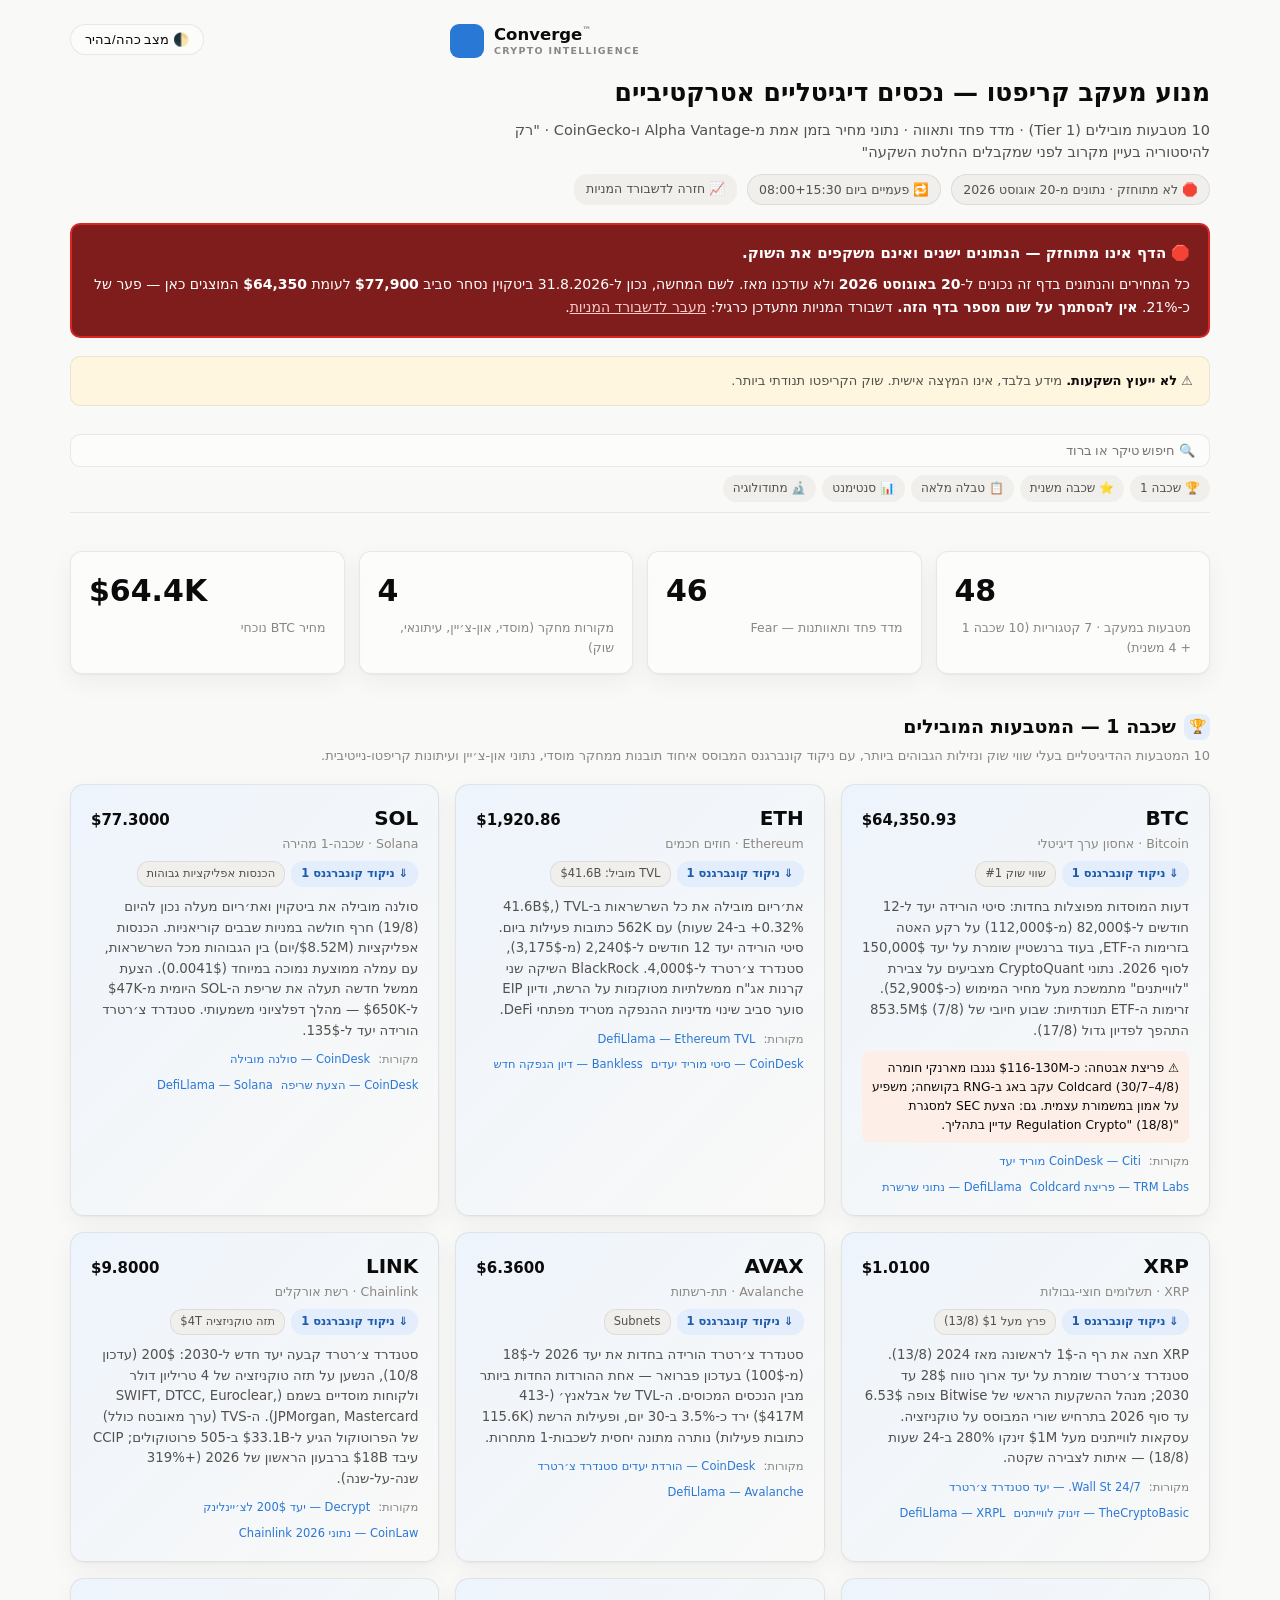
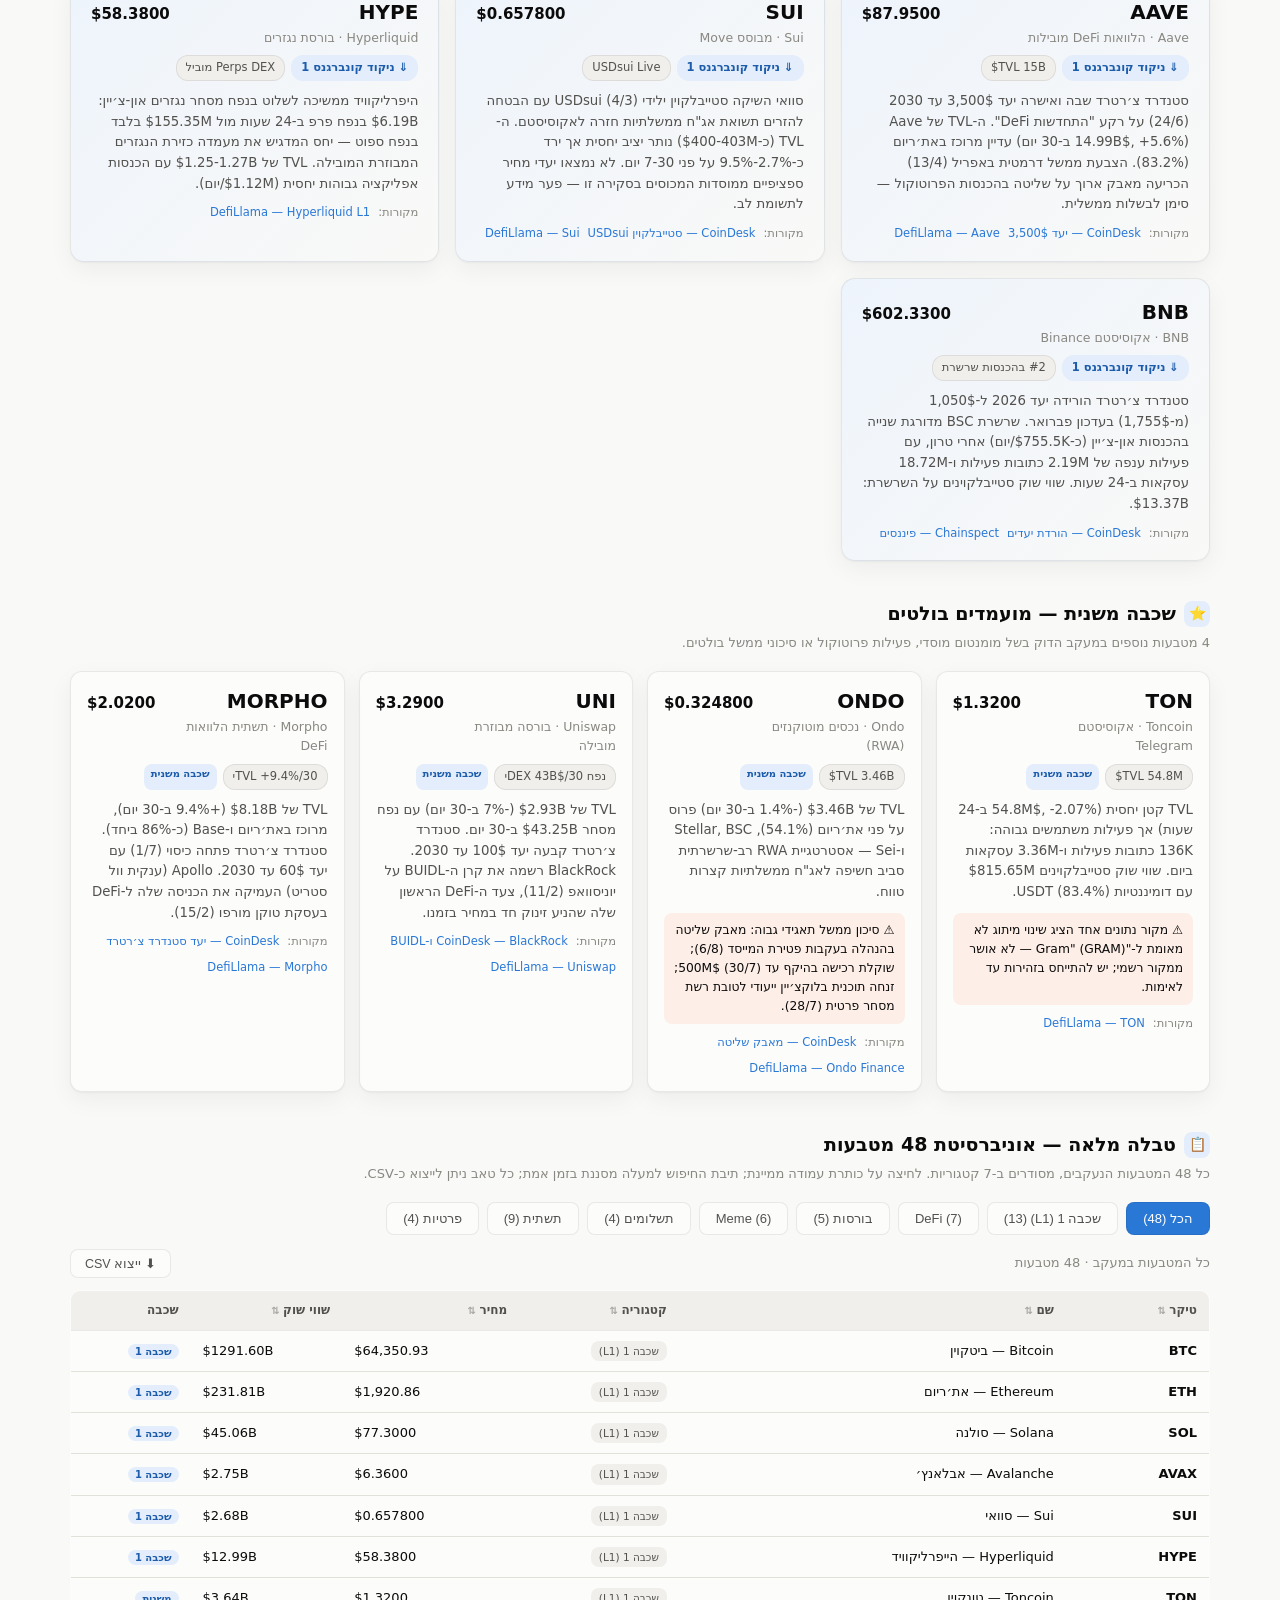
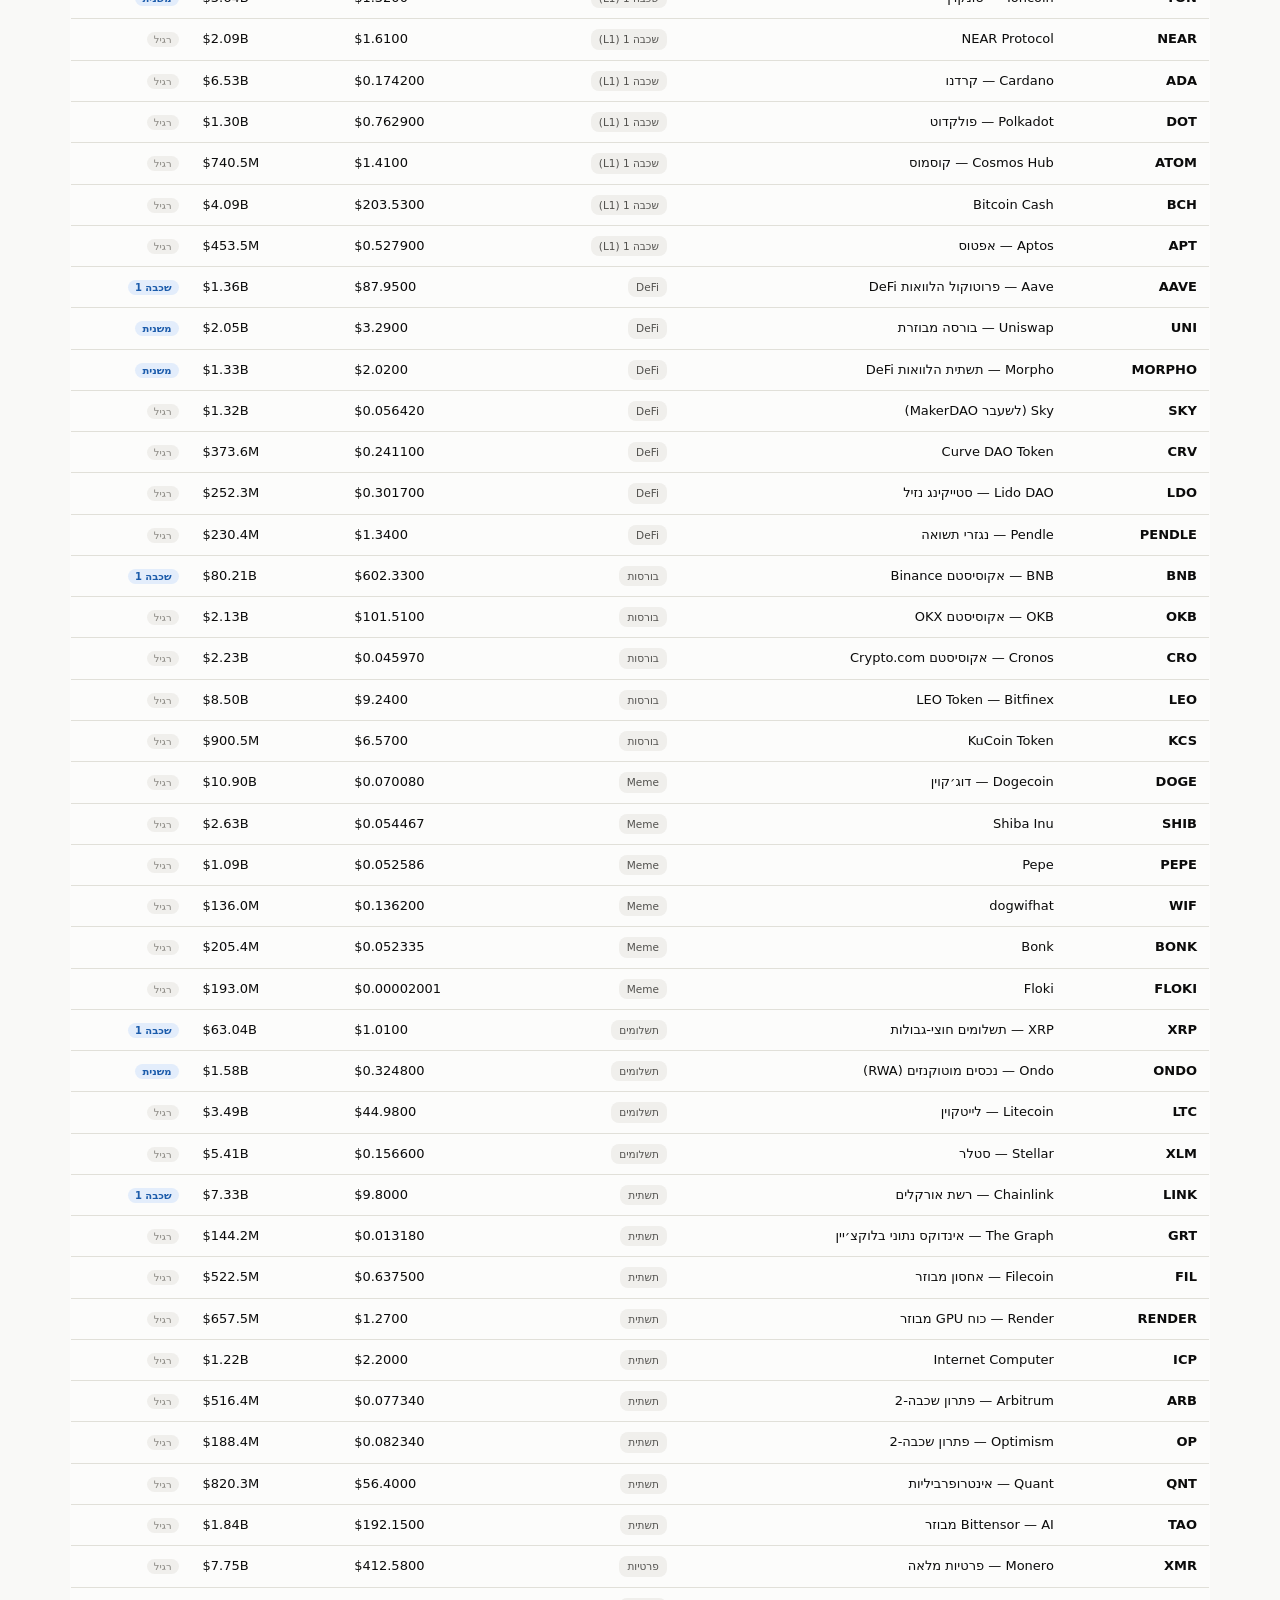
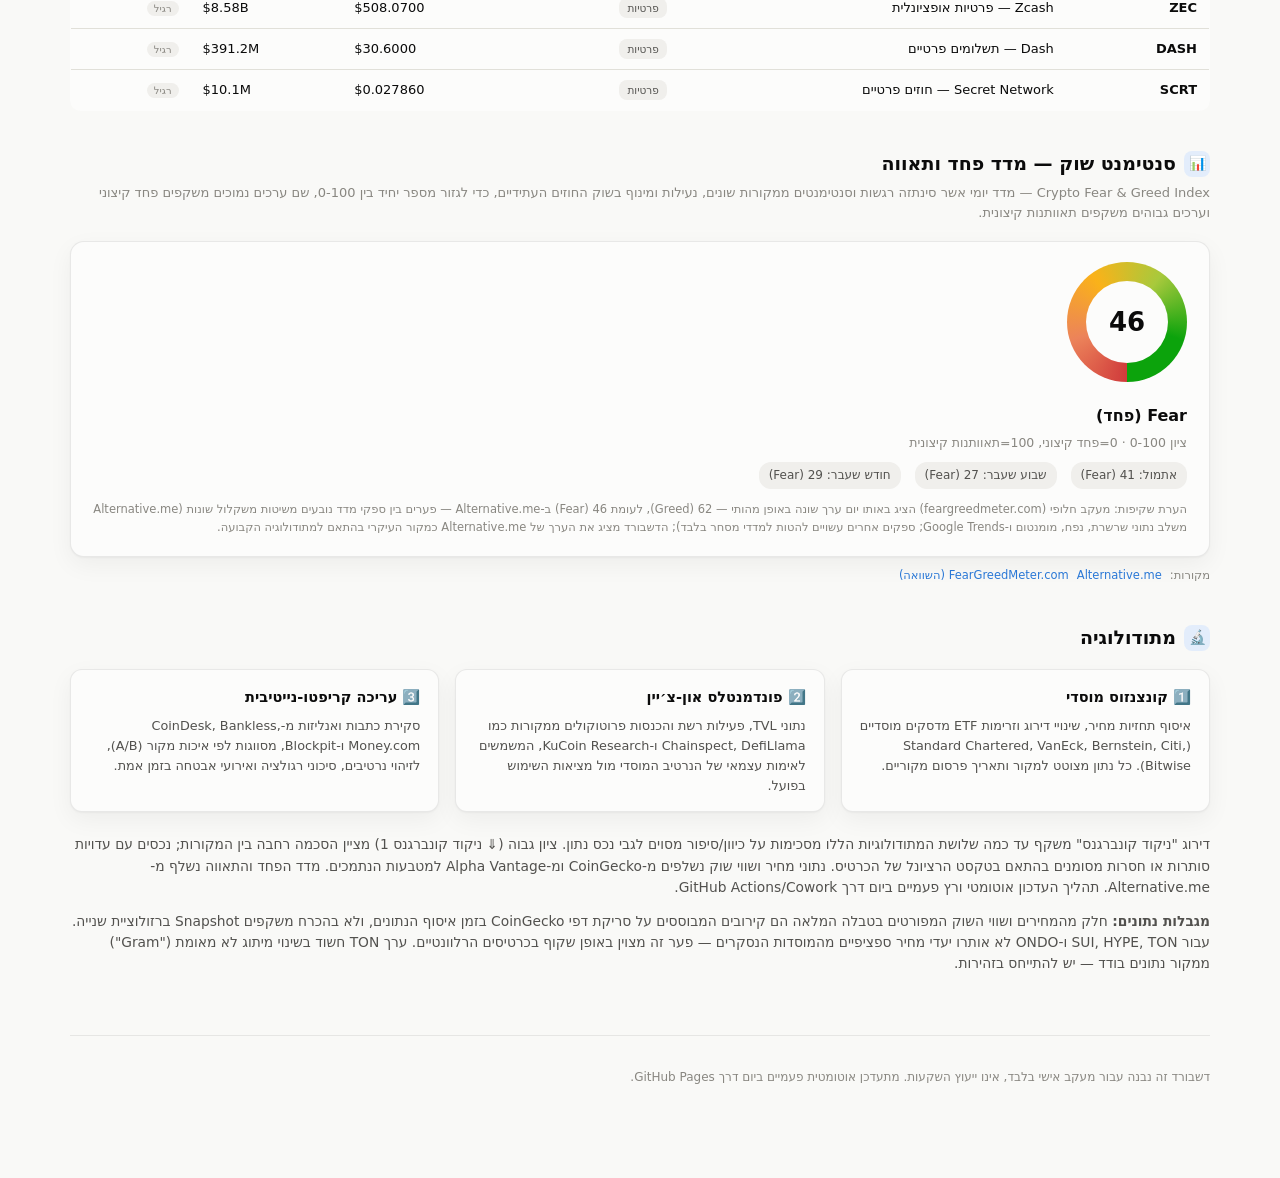
<file: crypto.html>
<!DOCTYPE html>
<html lang="he" dir="rtl">
<head>
<meta charset="UTF-8">
<meta name="viewport" content="width=device-width, initial-scale=1.0">
<title>Converge — מנוע מעקב מטבעות קריפטו | Crypto Intelligence</title>
<style>
  :root{color-scheme:light;--surface-1:#fcfcfb;--page:#f9f9f7;--text-primary:#0b0b0b;--text-secondary:#52514e;--text-muted:#898781;--gridline:#e1e0d9;--baseline:#c3c2b7;--border:rgba(11,11,11,.1);--card-border:rgba(11,11,11,.08);--series-1:#2a78d6;--highlight-bg:#e3edfb;--highlight-ink:#1c5cab;--good:#0ca30c;--good-bg:#e8f7e8;--warning:#fab219;--warning-bg:#fff6e0;--serious:#ec835a;--serious-bg:#fdeee7;--critical:#d03b3b;--critical-bg:#fbe7e7;--chip-bg:#f0efec;--tier1-bg:linear-gradient(135deg,#eef4fc,#f9f9f7);--shadow:0 1px 2px rgba(11,11,11,.04),0 8px 24px rgba(11,11,11,.05);}
  @media (prefers-color-scheme:dark){:root:where(:not([data-theme="light"])){color-scheme:dark;--surface-1:#1a1a19;--page:#0d0d0d;--text-primary:#fff;--text-secondary:#c3c2b7;--text-muted:#898781;--gridline:#2c2c2a;--baseline:#383835;--border:rgba(255,255,255,.1);--card-border:rgba(255,255,255,.12);--series-1:#3987e5;--highlight-bg:#152a42;--highlight-ink:#86b6ef;--good:#0ca30c;--good-bg:#123312;--warning:#fab219;--warning-bg:#3a2c05;--serious:#ec835a;--serious-bg:#3a1f12;--critical:#e66767;--critical-bg:#3a1414;--chip-bg:#262624;--tier1-bg:linear-gradient(135deg,#141c26,#1a1a19);--shadow:0 1px 2px rgba(0,0,0,.3),0 8px 24px rgba(0,0,0,.35);}}
  :root[data-theme="dark"]{color-scheme:dark;--surface-1:#1a1a19;--page:#0d0d0d;--text-primary:#fff;--text-secondary:#c3c2b7;--text-muted:#898781;--gridline:#2c2c2a;--baseline:#383835;--border:rgba(255,255,255,.1);--card-border:rgba(255,255,255,.12);--series-1:#3987e5;--highlight-bg:#152a42;--highlight-ink:#86b6ef;--good:#0ca30c;--good-bg:#123312;--warning:#fab219;--warning-bg:#3a2c05;--serious:#ec835a;--serious-bg:#3a1f12;--critical:#e66767;--critical-bg:#3a1414;--chip-bg:#262624;--tier1-bg:linear-gradient(135deg,#141c26,#1a1a19);--shadow:0 1px 2px rgba(0,0,0,.3),0 8px 24px rgba(0,0,0,.35);}
  *{box-sizing:border-box;}body{margin:0;background:var(--page);color:var(--text-primary);font-family:system-ui,-apple-system,"Segoe UI",sans-serif;line-height:1.55;}
  .ltr{direction:ltr;unicode-bidi:isolate;font-variant-numeric:tabular-nums;}.wrap{max-width:1180px;margin:0 auto;padding:24px 20px 80px;}a{color:var(--series-1);}
  header.top{display:flex;justify-content:space-between;align-items:flex-start;gap:16px;flex-wrap:wrap;margin-bottom:6px;}
  .brand-lockup{display:flex;align-items:center;gap:10px;margin-bottom:16px;direction:ltr;}.brand-mark{width:34px;height:34px;border-radius:9px;background:var(--series-1);}
  .brand-text{display:flex;flex-direction:column;line-height:1.15;}.brand-word{font-size:16.5px;font-weight:700;}.brand-tm{font-size:9px;vertical-align:super;color:var(--text-muted);}.brand-tagline{font-size:9.5px;font-weight:600;letter-spacing:1.3px;color:var(--text-muted);text-transform:uppercase;margin-top:2px;}
  h1{font-size:25px;margin:0 0 6px;}.subtitle{color:var(--text-secondary);font-size:14.5px;max-width:760px;}.meta-row{display:flex;gap:10px;flex-wrap:wrap;margin-top:10px;}
  .badge{display:inline-flex;align-items:center;gap:6px;padding:5px 11px;border-radius:20px;font-size:12.5px;background:var(--chip-bg);color:var(--text-secondary);border:1px solid var(--card-border);}
  .theme-toggle{cursor:pointer;border:1px solid var(--card-border);background:var(--surface-1);color:var(--text-primary);border-radius:20px;padding:7px 14px;font-size:13px;}
  .disclaimer{margin:18px 0;padding:14px 16px;border-radius:10px;background:var(--warning-bg);border:1px solid var(--card-border);font-size:13px;color:var(--text-secondary);}
.stale-note{margin:18px 0;padding:16px 18px;border-radius:10px;background:#7f1d1d;border:2px solid #dc2626;color:#fff;font-size:14px;line-height:1.7;}
.stale-note b{color:#fff;}
.stale-note .stale-head{display:block;font-size:15px;margin-bottom:6px;}.disclaimer b{color:var(--text-primary);}
  .quicknav{position:sticky;top:0;z-index:20;background:var(--page);padding:10px 0;border-bottom:1px solid var(--card-border);margin-bottom:8px;}
  .qn-row{display:flex;gap:8px;align-items:center;flex-wrap:wrap;margin-bottom:8px;}.search-input{flex:1;min-width:180px;padding:8px 14px;border-radius:10px;border:1px solid var(--card-border);background:var(--surface-1);color:var(--text-primary);font-size:13px;}
  .qn-links{display:flex;gap:6px;flex-wrap:wrap;}.qn-links a{font-size:12px;color:var(--text-secondary);text-decoration:none;padding:4px 10px;border-radius:14px;background:var(--chip-bg);}
  section{margin:38px 0;scroll-margin-top:118px;}h2{font-size:19px;margin:0 0 4px;display:flex;align-items:center;gap:8px;}.section-sub{color:var(--text-muted);font-size:13px;margin-bottom:18px;}
  .icon-badge{display:inline-flex;align-items:center;justify-content:center;width:26px;height:26px;border-radius:8px;background:var(--highlight-bg);color:var(--highlight-ink);font-size:14px;}
  .kpi-row{display:grid;grid-template-columns:repeat(4,1fr);gap:14px;}.kpi-tile{background:var(--surface-1);border:1px solid var(--card-border);border-radius:12px;padding:16px 18px;box-shadow:var(--shadow);}
  .kpi-value{font-size:30px;font-weight:600;}.kpi-label{font-size:12.5px;color:var(--text-muted);margin-top:4px;}
  .tier1-grid{display:grid;grid-template-columns:repeat(auto-fit,minmax(320px,1fr));gap:16px;}.stock-card{background:var(--tier1-bg);border:1px solid var(--card-border);border-radius:14px;padding:18px 20px;box-shadow:var(--shadow);}
  .stock-head{display:flex;justify-content:space-between;align-items:baseline;margin-bottom:6px;gap:10px;}.ticker{font-size:20px;font-weight:700;}.company-name{font-size:12.5px;color:var(--text-muted);}.price{font-size:15px;font-weight:600;}
  .chip-row{display:flex;flex-wrap:wrap;gap:6px;margin:8px 0 10px;}.chip{font-size:11.5px;padding:3px 9px;border-radius:12px;background:var(--chip-bg);color:var(--text-secondary);border:1px solid var(--card-border);}
  .chip.score2{background:var(--highlight-bg);color:var(--highlight-ink);border-color:transparent;font-weight:600;}.rationale{font-size:13.3px;color:var(--text-secondary);margin:8px 0;}
  .risk-note{display:flex;gap:6px;font-size:12.3px;background:var(--serious-bg);color:var(--text-primary);border-radius:8px;padding:8px 10px;margin-top:10px;}
  .sources{font-size:11.5px;color:var(--text-muted);margin-top:10px;display:flex;flex-wrap:wrap;gap:8px;}.sources a{text-decoration:none;}
  .highrisk-banner{margin:14px 0 22px;padding:14px 16px;border-radius:10px;background:var(--critical-bg);font-size:13px;}.icon-badge.risk{background:var(--critical-bg);color:var(--critical);}
  .risk-card{background:linear-gradient(135deg,var(--serious-bg),var(--page));border:1px solid rgba(236,131,90,.35);}.risk-badge{display:inline-flex;font-size:10.5px;font-weight:700;padding:3px 9px;border-radius:10px;background:var(--critical-bg);color:var(--critical);white-space:nowrap;}
  .chip.catalyst{background:var(--chip-bg);}.chip.inst-strong{background:var(--highlight-bg);color:var(--highlight-ink);font-weight:600;}.chip.inst-mixed{background:var(--warning-bg);color:#8a6100;font-weight:600;}
  .price-approx{font-size:10.5px;color:var(--text-muted);margin-top:2px;}.star{color:var(--highlight-ink);font-size:12px;}
  table{width:100%;border-collapse:collapse;background:var(--surface-1);border:1px solid var(--card-border);border-radius:10px;overflow:hidden;font-size:13px;}
  thead th{text-align:right;padding:10px 12px;background:var(--chip-bg);color:var(--text-secondary);font-weight:600;font-size:12px;border-bottom:1px solid var(--card-border);white-space:nowrap;}
  tbody td{padding:10px 12px;border-bottom:1px solid var(--gridline);vertical-align:top;}tbody tr:hover{background:var(--chip-bg);}.tbl-wrap{overflow-x:auto;border-radius:10px;}td.tk{font-weight:700;white-space:nowrap;}
  .tabs-row{display:flex;justify-content:space-between;align-items:center;gap:10px;flex-wrap:wrap;margin-bottom:14px;}.tabs{display:flex;gap:8px;flex-wrap:wrap;}
  .tab-btn{cursor:pointer;border:1px solid var(--card-border);background:var(--surface-1);color:var(--text-secondary);padding:8px 16px;border-radius:8px;font-size:13px;}.tab-btn.active{background:var(--series-1);color:#fff;}
  .tab-panel{display:none;}.tab-panel.active{display:block;}.prose{font-size:13.8px;color:var(--text-secondary);}.prose p{margin:0 0 12px;}
  footer{margin-top:60px;padding-top:20px;border-top:1px solid var(--card-border);color:var(--text-muted);font-size:12px;}

  .fg-wrap{display:flex;align-items:center;gap:22px;flex-wrap:wrap;background:var(--surface-1);border:1px solid var(--card-border);border-radius:14px;padding:20px 22px;box-shadow:var(--shadow);}
  .fg-dial{position:relative;width:120px;height:120px;border-radius:50%;background:conic-gradient(from 180deg,#d03b3b 0deg,#ec835a 72deg,#fab219 144deg,#a8c93c 216deg,#0ca30c 288deg,#0ca30c 360deg);display:flex;align-items:center;justify-content:center;}
  .fg-dial::before{content:'';position:absolute;width:82px;height:82px;border-radius:50%;background:var(--surface-1);}
  .fg-value{position:relative;font-size:26px;font-weight:700;}
  .fg-meta{display:flex;flex-direction:column;gap:4px;}.fg-label{font-size:16px;font-weight:700;}.fg-sub{font-size:12.5px;color:var(--text-muted);}
  .fg-hist{display:flex;gap:14px;margin-top:6px;flex-wrap:wrap;}.fg-hist-item{font-size:12px;color:var(--text-secondary);background:var(--chip-bg);padding:4px 10px;border-radius:12px;}
  .back-link{font-size:12.5px;text-decoration:none;color:var(--text-secondary);background:var(--chip-bg);padding:5px 12px;border-radius:14px;}
</style>
<style>
  :root{--qn-height:118px}
  section{scroll-margin-top:var(--qn-height,118px);}
  .tier2-grid{display:grid;grid-template-columns:repeat(auto-fit,minmax(250px,1fr));gap:14px;}
  .tier2-card{background:var(--surface-1);border:1px solid var(--card-border);border-radius:12px;padding:14px 16px;box-shadow:var(--shadow);}
  .tier2-card .stock-head{margin-bottom:4px;}
  .table-controls{display:flex;justify-content:space-between;align-items:center;gap:10px;flex-wrap:wrap;margin-bottom:12px;}
  .csv-btn{cursor:pointer;border:1px solid var(--card-border);background:var(--surface-1);color:var(--text-secondary);border-radius:8px;padding:6px 14px;font-size:12.5px;}
  .csv-btn:hover{background:var(--chip-bg);}
  th.sortable{cursor:pointer;user-select:none;}
  th.sortable:after{content:' ⇅';opacity:.45;font-size:10px;}
  .cat-badge{display:inline-block;font-size:10.5px;padding:2px 8px;border-radius:8px;background:var(--chip-bg);color:var(--text-secondary);white-space:nowrap;}
  .tier-tag{font-size:10px;padding:2px 7px;border-radius:8px;background:var(--highlight-bg);color:var(--highlight-ink);font-weight:600;white-space:nowrap;}
  .tier-tag.std{background:var(--chip-bg);color:var(--text-muted);font-weight:500;}
  .converge-cols{display:grid;grid-template-columns:repeat(auto-fit,minmax(240px,1fr));gap:16px;margin:16px 0 22px;}
  .converge-col{background:var(--surface-1);border:1px solid var(--card-border);border-radius:12px;padding:16px 18px;box-shadow:var(--shadow);}
  .converge-col h3{font-size:14.5px;margin:0 0 8px;display:flex;align-items:center;gap:6px;}
  .converge-col p{font-size:12.8px;color:var(--text-secondary);margin:0;}
  .fg-divergence{font-size:11.5px;color:var(--text-muted);margin-top:8px;}
</style>

</head>

<body>
<div class="wrap">
  <header class="top"><div><div class="brand-lockup"><span class="brand-mark"></span><span class="brand-text"><span class="brand-word">Converge<span class="brand-tm">™</span></span><span class="brand-tagline">Crypto Intelligence</span></span></div>
  <h1>מנוע מעקב קריפטו — נכסים דיגיטליים אטרקטיביים</h1>
  <div class="subtitle">10 מטבעות מובילים (Tier 1) · מדד פחד ותאווה · נתוני מחיר בזמן אמת מ-Alpha Vantage ו-CoinGecko · "רק להיסטוריה בעיין מקרוב לפני שמקבלים החלטת השקעה"</div>
  <div class="meta-row"><span class="badge">🛑 לא מתוחזק · נתונים מ-20 אוגוסט 2026</span><span class="badge">🔁 פעמיים ביום 08:00+15:30</span><a class="back-link" href="index.html">📈 חזרה לדשבורד המניות</a></div></div>
  <button class="theme-toggle" onclick="toggleTheme()">🌓 מצב כהה/בהיר</button></header>
  <div class="stale-note"><span class="stale-head">🛑 <b>הדף אינו מתוחזק — הנתונים ישנים ואינם משקפים את השוק.</b></span>כל המחירים והנתונים בדף זה נכונים ל-<b>20 באוגוסט 2026</b> ולא עודכנו מאז. לשם המחשה, נכון ל-31.8.2026 ביטקוין נסחר סביב <b>$77,900</b> לעומת <b>$64,350</b> המוצגים כאן — פער של כ-21%. <b>אין להסתמך על שום מספר בדף הזה.</b> דשבורד המניות מתעדכן כרגיל: <a href="index.html" style="color:#fecaca;text-decoration:underline;">מעבר לדשבורד המניות</a>.</div>
  <div class="disclaimer">⚠️ <b>לא ייעוץ השקעות.</b> מידע בלבד, אינו המץצה אישית. שוק הקריפטו תנודתי ביותר.</div>
  <nav class="quicknav" id="quicknav"><div class="qn-row"><input id="globalSearch" class="search-input" placeholder="🔍 חיפוש טיקר או ברוד" oninput="filterAll()"></div>
  <div class="qn-links"><a href="#tier1">🏆 שכבה 1</a><a href="#tier2">⭐ שכבה משנית</a><a href="#tables">📋 טבלה מלאה</a><a href="#sentiment">📊 סנטימנט</a><a href="#methodology">🔬 מתודולוגיה</a></div></nav>
    <section><div class="kpi-row"><div class="kpi-tile"><div class="kpi-value ltr">48</div><div class="kpi-label">מטבעות במעקב · 7 קטגוריות (10 שכבה 1 + 4 משנית)</div></div>
  <div class="kpi-tile"><div class="kpi-value ltr">46</div><div class="kpi-label">מדד פחד ותאוותנות — Fear</div></div>
  <div class="kpi-tile"><div class="kpi-value ltr">4</div><div class="kpi-label">מקורות מחקר (מוסדי, און-צ׳יין, עיתונאי, שוק)</div></div>
  <div class="kpi-tile"><div class="kpi-value ltr">$64.4K</div><div class="kpi-label">מחיר BTC נוכחי</div></div></div></section>
  <section id="tier1"><h2><span class="icon-badge">🏆</span> שכבה 1 — המטבעות המובילים</h2><div class="section-sub">10 המטבעות ההדיגיטליים בעלי שווי שוק ונזילות הגבוהים ביותר, עם ניקוד קונברגנס המבוסס איחוד תובנות ממחקר מוסדי, נתוני און-צ׳יין ועיתונות קריפטו-נייטיבית.</div>
  <div class="tier1-grid">
    <div class="stock-card" data-q="btc bitcoin — ביטקוין"><div class="stock-head"><div><span class="ticker ltr">BTC</span><div class="company-name">Bitcoin · אחסון ערך דיגיטלי</div></div><div><div class="price ltr">$64,350.93</div></div></div>
    <div class="chip-row"><span class="chip score2">⇓ ניקוד קונברגנס 1</span><span class="chip">שווי שוק #1</span></div>
    <div class="rationale">דעות המוסדות מפוצלות בחדות: סיטי הורידה יעד ל-12 חודשים ל-82,000$ (מ-112,000$) על רקע האטה בזרימות ה-ETF, בעוד ברנשטיין שומרת על יעד 150,000$ לסוף 2026. נתוני CryptoQuant מצביעים על צבירת "לווייתנים" מתמשכת מעל מחיר המימוש (כ-52,900$). זרימות ה-ETF תנודתיות: שבוע חיובי של 853.5M$ (7/8) התהפך לפדיון גדול (17/8).</div><div class="risk-note">⚠️ פריצת אבטחה: כ-116-130M$ נגנבו מארנקי חומרה Coldcard (30/7–4/8) עקב באג ב-RNG בקושחה; משפיע על אמון במשמורת עצמית. גם: הצעת SEC למסגרת "Regulation Crypto" (18/8) עדיין בתהליך.</div>
    <div class="sources">מקורות: <a href="https://www.coindesk.com/markets/2026/07/01/citi-slashes-12-month-bitcoin-ether-targets-as-etf-flows-dry-up" target="_blank">CoinDesk — Citi מוריד יעד</a><a href="https://www.trmlabs.com/resources/blog/the-largest-hardware-wallet-exploit-of-2026-inside-the-usd-116-million-coldcard-hack" target="_blank">TRM Labs — פריצת Coldcard</a><a href="https://defillama.com/chains" target="_blank">DefiLlama — נתוני שרשרת</a></div></div>
    <div class="stock-card" data-q="eth ethereum — את׳ריום"><div class="stock-head"><div><span class="ticker ltr">ETH</span><div class="company-name">Ethereum · חוזים חכמים</div></div><div><div class="price ltr">$1,920.86</div></div></div>
    <div class="chip-row"><span class="chip score2">⇓ ניקוד קונברגנס 1</span><span class="chip">TVL מוביל: 41.6B$</span></div>
    <div class="rationale">את׳ריום מובילה את כל השרשראות ב-TVL (41.6B$, +0.32% ב-24 שעות) עם 562K כתובות פעילות ביום. סיטי הורידה יעד 12 חודשים ל-2,240$ (מ-3,175$), סטנדרד צ׳רטרד ל-4,000$. BlackRock השיקה שני קרנות אג"ח ממשלתיות מטוקנזות על הרשת, ודיון EIP סוער סביב שינוי מדיניות ההנפקה מטריד מפתחי DeFi.</div>
    <div class="sources">מקורות: <a href="https://defillama.com/chain/ethereum" target="_blank">DefiLlama — Ethereum TVL</a><a href="https://www.coindesk.com/markets/2026/07/01/citi-slashes-12-month-bitcoin-ether-targets-as-etf-flows-dry-up" target="_blank">CoinDesk — סיטי מוריד יעדים</a><a href="https://www.bankless.com/read/breaking-down-ethereums-new-issuance-debate" target="_blank">Bankless — דיון הנפקה חדש</a></div></div>
    <div class="stock-card" data-q="sol solana — סולנה"><div class="stock-head"><div><span class="ticker ltr">SOL</span><div class="company-name">Solana · שכבה-1 מהירה</div></div><div><div class="price ltr">$77.3000</div></div></div>
    <div class="chip-row"><span class="chip score2">⇓ ניקוד קונברגנס 1</span><span class="chip">הכנסות אפליקציות גבוהות</span></div>
    <div class="rationale">סולנה מובילה את ביטקוין ואת׳ריום מעלה נכון להיום (19/8) חרף חולשה במניות שבבים קוריאניות. הכנסות אפליקציות (8.52M$/יום) בין הגבוהות מכל השרשראות, עם עמלה ממוצעת נמוכה במיוחד (0.0041$). הצעת ממשל חדשה תעלה את שריפת ה-SOL היומית מ-47K$ ל-650K$ — מהלך דפלציוני משמעותי. סטנדרד צ׳רטרד הורידה יעד ל-135$.</div>
    <div class="sources">מקורות: <a href="https://www.coindesk.com/markets/2026/08/19/solana-leads-bitcoin-and-ether-higher-while-korean-chip-stocks-slide-7" target="_blank">CoinDesk — סולנה מובילה</a><a href="https://www.coindesk.com/tech/2026/08/04/a-new-solana-proposal-would-take-daily-sol-burns-from-usd47-000-to-usd650-000" target="_blank">CoinDesk — הצעת שריפה</a><a href="https://defillama.com/chain/solana" target="_blank">DefiLlama — Solana</a></div></div>
    <div class="stock-card" data-q="xrp xrp — תשלומים חוצי-גבולות"><div class="stock-head"><div><span class="ticker ltr">XRP</span><div class="company-name">XRP · תשלומים חוצי-גבולות</div></div><div><div class="price ltr">$1.0100</div></div></div>
    <div class="chip-row"><span class="chip score2">⇓ ניקוד קונברגנס 1</span><span class="chip">פרץ מעל $1 (13/8)</span></div>
    <div class="rationale">XRP חצה את רף ה-1$ לראשונה מאז 2024 (13/8). סטנדרד צ׳רטרד שומרת על יעד ארוך טווח 28$ עד 2030; מנהל ההשקעות הראשי של Bitwise צופה 6.53$ עד סוף 2026 בתרחיש שורי המבוסס על טוקניזציה. עסקאות לווייתנים מעל 1M$ זינקו 280% ב-24 שעות (18/8) — איתות לצבירה שקטה.</div>
    <div class="sources">מקורות: <a href="https://247wallst.com/investing/cryptocurrency/2026/06/27/standard-chartered-says-xrp-hits-28-by-2030-but-ripples-own-stablecoin-may-have-other-plans/" target="_blank">24/7 Wall St. — יעד סטנדרד צ׳רטרד</a><a href="https://thecryptobasic.com/2026/08/18/xrp-whales-are-back-1m-transactions-surge-280-as-price-trades-at-73-discount/" target="_blank">TheCryptoBasic — זינוק לווייתנים</a><a href="https://defillama.com/chain/xrpl" target="_blank">DefiLlama — XRPL</a></div></div>
    <div class="stock-card" data-q="avax avalanche — אבלאנץ׳"><div class="stock-head"><div><span class="ticker ltr">AVAX</span><div class="company-name">Avalanche · תת-רשתות</div></div><div><div class="price ltr">$6.3600</div></div></div>
    <div class="chip-row"><span class="chip score2">⇓ ניקוד קונברגנס 1</span><span class="chip">Subnets</span></div>
    <div class="rationale">סטנדרד צ׳רטרד הורידה בחדות את יעד 2026 ל-18$ (מ-100$) בעדכון פברואר — אחת ההורדות החדות ביותר מבין הנכסים המכוסים. ה-TVL של אבלאנץ׳ (413-417M$) ירד כ-3.5% ב-30 יום, ופעילות הרשת (115.6K כתובות פעילות) נותרה מתונה יחסית לשכבות-1 מתחרות.</div>
    <div class="sources">מקורות: <a href="https://www.coindesk.com/markets/2026/02/12/standard-chartered-sees-bitcoin-sliding-to-usd50-000-ether-to-usd1-400-before-recovery" target="_blank">CoinDesk — הורדת יעדים סטנדרד צ׳רטרד</a><a href="https://defillama.com/chain/avalanche" target="_blank">DefiLlama — Avalanche</a></div></div>
    <div class="stock-card" data-q="link chainlink — רשת אורקלים"><div class="stock-head"><div><span class="ticker ltr">LINK</span><div class="company-name">Chainlink · רשת אורקלים</div></div><div><div class="price ltr">$9.8000</div></div></div>
    <div class="chip-row"><span class="chip score2">⇓ ניקוד קונברגנס 1</span><span class="chip">תזה טוקניזציה $4T</span></div>
    <div class="rationale">סטנדרד צ׳רטרד קבעה יעד חדש ל-2030: 200$ (עדכון 10/8), הנשען על תזה טוקניזציה של 4 טריליון דולר ולקוחות מוסדיים בשמם (SWIFT, DTCC, Euroclear, JPMorgan, Mastercard). ה-TVS (ערך מאובטח כולל) של הפרוטוקול הגיע ל-33.1B$ ב-505 פרוטוקולים; CCIP עיבד 18B$ ברבעון הראשון של 2026 (+319% שנה-על-שנה).</div>
    <div class="sources">מקורות: <a href="https://decrypt.co/375189/standard-chartered-sees-4t-tokenization-driving-chainlink-to-200-by-2030" target="_blank">Decrypt — יעד 200$ לצ׳יינלינק</a><a href="https://coinlaw.io/chainlink-statistics/" target="_blank">CoinLaw — נתוני Chainlink 2026</a></div></div>
    <div class="stock-card" data-q="aave aave — פרוטוקול הלוואות defi"><div class="stock-head"><div><span class="ticker ltr">AAVE</span><div class="company-name">Aave · הלוואות DeFi מובילות</div></div><div><div class="price ltr">$87.9500</div></div></div>
    <div class="chip-row"><span class="chip score2">⇓ ניקוד קונברגנס 1</span><span class="chip">TVL 15B$</span></div>
    <div class="rationale">סטנדרד צ׳רטרד שבה ואישרה יעד 3,500$ עד 2030 (24/6) על רקע "התחדשות DeFi". ה-TVL של Aave (14.99B$, +5.6% ב-30 יום) עדיין מרוכז באת׳ריום (83.2%). הצבעת ממשל דרמטית באפריל (13/4) הכריעה מאבק ארוך על שליטה בהכנסות הפרוטוקול — סימן לבשלות ממשלית.</div>
    <div class="sources">מקורות: <a href="https://www.coindesk.com/markets/2026/06/24/aave-could-soar-to-usd3-500-by-2030-on-defi-revival-says-stanchart" target="_blank">CoinDesk — יעד 3,500$</a><a href="https://defillama.com/protocol/aave" target="_blank">DefiLlama — Aave</a></div></div>
    <div class="stock-card" data-q="sui sui — סוואי"><div class="stock-head"><div><span class="ticker ltr">SUI</span><div class="company-name">Sui · מבוסס Move</div></div><div><div class="price ltr">$0.657800</div></div></div>
    <div class="chip-row"><span class="chip score2">⇓ ניקוד קונברגנס 1</span><span class="chip">USDsui Live</span></div>
    <div class="rationale">סוואי השיקה סטייבלקוין ילידי USDsui (4/3) עם הבטחה להזרים תשואת אג"ח ממשלתיות חזרה לאקוסיסטם. ה-TVL (כ-400-403M$) נותר יציב יחסית אך ירד כ-2.7%-9.5% על פני 7-30 יום. לא נמצאו יעדי מחיר ספציפיים ממוסדות המכוסים בסקירה זו — פער מידע לתשומת לב.</div>
    <div class="sources">מקורות: <a href="https://www.coindesk.com/business/2026/03/04/sui-s-native-stablecoin-goes-live-with-promise-of-treasury-yield-going-back-to-the-network" target="_blank">CoinDesk — סטייבלקוין USDsui</a><a href="https://defillama.com/chain/sui" target="_blank">DefiLlama — Sui</a></div></div>
    <div class="stock-card" data-q="hype hyperliquid — הייפרליקוויד"><div class="stock-head"><div><span class="ticker ltr">HYPE</span><div class="company-name">Hyperliquid · בורסת נגזרים</div></div><div><div class="price ltr">$58.3800</div></div></div>
    <div class="chip-row"><span class="chip score2">⇓ ניקוד קונברגנס 1</span><span class="chip">Perps DEX מוביל</span></div>
    <div class="rationale">היפרליקוויד ממשיכה לשלוט בנפח מסחר נגזרים און-צ׳יין: 6.19B$ בנפח פרפ ב-24 שעות מול 155.35M$ בלבד בנפח ספוט — יחס המדגיש את מעמדה כזירת הנגזרים המבוזרת המובילה. TVL של 1.25-1.27B$ עם הכנסות אפליקציה גבוהות יחסית (1.12M$/יום).</div>
    <div class="sources">מקורות: <a href="https://defillama.com/chain/hyperliquid-l1" target="_blank">DefiLlama — Hyperliquid L1</a></div></div>
    <div class="stock-card" data-q="bnb bnb — אקוסיסטם binance"><div class="stock-head"><div><span class="ticker ltr">BNB</span><div class="company-name">BNB · אקוסיסטם Binance</div></div><div><div class="price ltr">$602.3300</div></div></div>
    <div class="chip-row"><span class="chip score2">⇓ ניקוד קונברגנס 1</span><span class="chip">#2 בהכנסות שרשרת</span></div>
    <div class="rationale">סטנדרד צ׳רטרד הורידה יעד 2026 ל-1,050$ (מ-1,755$) בעדכון פברואר. שרשרת BSC מדורגת שנייה בהכנסות און-צ׳יין (כ-755.5K$/יום) אחרי טרון, עם פעילות ענפה של 2.19M כתובות פעילות ו-18.72M עסקאות ב-24 שעות. שווי שוק סטייבלקוינים על השרשרת: 13.37B$.</div>
    <div class="sources">מקורות: <a href="https://www.coindesk.com/markets/2026/02/12/standard-chartered-sees-bitcoin-sliding-to-usd50-000-ether-to-usd1-400-before-recovery" target="_blank">CoinDesk — הורדת יעדים</a><a href="https://chainspect.app/dashboard/financials" target="_blank">Chainspect — פיננסים</a></div></div>
  </div></section>
  <section id="tier2"><h2><span class="icon-badge">⭐</span> שכבה משנית — מועמדים בולטים</h2><div class="section-sub">4 מטבעות נוספים במעקב הדוק בשל מומנטום מוסדי, פעילות פרוטוקול או סיכוני ממשל בולטים.</div>
  <div class="tier2-grid">
    <div class="tier2-card stock-card" data-q="ton toncoin — טונקוין"><div class="stock-head"><div><span class="ticker ltr">TON</span><div class="company-name">Toncoin · אקוסיסטם Telegram</div></div><div><div class="price ltr">$1.3200</div></div></div>
    <div class="chip-row"><span class="chip">TVL 54.8M$</span><span class="tier-tag">שכבה משנית</span></div>
    <div class="rationale">TVL קטן יחסית (54.8M$, -2.07% ב-24 שעות) אך פעילות משתמשים גבוהה: 136K כתובות פעילות ו-3.36M עסקאות ביום. שווי שוק סטייבלקוינים 815.65M$ עם דומיננטיות USDT (83.4%).</div><div class="risk-note">⚠️ מקור נתונים אחד הציג שינוי מיתוג לא מאומת ל-"Gram" (GRAM) — לא אושר ממקור רשמי; יש להתייחס בזהירות עד לאימות.</div>
    <div class="sources">מקורות: <a href="https://defillama.com/chain/ton" target="_blank">DefiLlama — TON</a></div></div>
    <div class="tier2-card stock-card" data-q="ondo ondo — נכסים מוטוקנזים (rwa)"><div class="stock-head"><div><span class="ticker ltr">ONDO</span><div class="company-name">Ondo · נכסים מוטוקנזים (RWA)</div></div><div><div class="price ltr">$0.324800</div></div></div>
    <div class="chip-row"><span class="chip">TVL 3.46B$</span><span class="tier-tag">שכבה משנית</span></div>
    <div class="rationale">TVL של 3.46B$ (-1.4% ב-30 יום) פרוס על פני את׳ריום (54.1%), Stellar, BSC ו-Sei — אסטרטגיית RWA רב-שרשרתית סביב חשיפה לאג"ח ממשלתיות קצרות טווח.</div><div class="risk-note">⚠️ סיכון ממשל תאגידי גבוה: מאבק שליטה בהנהלה בעקבות פטירת המייסד (6/8); שוקלת רכישה בהיקף עד 500M$ (30/7); זנחה תוכנית בלוקצ׳יין ייעודי לטובת רשת מסחר פרטית (28/7).</div>
    <div class="sources">מקורות: <a href="https://www.coindesk.com/policy/2026/08/06/power-struggle-erupts-at-ondo-finance-after-founder-s-death" target="_blank">CoinDesk — מאבק שליטה</a><a href="https://defillama.com/protocol/ondo-finance" target="_blank">DefiLlama — Ondo Finance</a></div></div>
    <div class="tier2-card stock-card" data-q="uni uniswap — בורסה מבוזרת"><div class="stock-head"><div><span class="ticker ltr">UNI</span><div class="company-name">Uniswap · בורסה מבוזרת מובילה</div></div><div><div class="price ltr">$3.2900</div></div></div>
    <div class="chip-row"><span class="chip">נפח DEX 43B$/30י</span><span class="tier-tag">שכבה משנית</span></div>
    <div class="rationale">TVL של 2.93B$ (-7% ב-30 יום) עם נפח מסחר 43.25B$ ב-30 יום. סטנדרד צ׳רטרד קבעה יעד 100$ עד 2030. BlackRock רשמה את קרן ה-BUIDL על יוניסוואפ (11/2), צעד ה-DeFi הראשון שלה שהניע זינוק חד במחיר בזמנו.</div>
    <div class="sources">מקורות: <a href="https://www.coindesk.com/markets/2026/02/11/blackrock-takes-first-defi-step-lists-buidl-on-uniswap-as-uni-jumps-25" target="_blank">CoinDesk — BlackRock ו-BUIDL</a><a href="https://defillama.com/protocol/uniswap" target="_blank">DefiLlama — Uniswap</a></div></div>
    <div class="tier2-card stock-card" data-q="morpho morpho — תשתית הלוואות defi"><div class="stock-head"><div><span class="ticker ltr">MORPHO</span><div class="company-name">Morpho · תשתית הלוואות DeFi</div></div><div><div class="price ltr">$2.0200</div></div></div>
    <div class="chip-row"><span class="chip">TVL +9.4%/30י</span><span class="tier-tag">שכבה משנית</span></div>
    <div class="rationale">TVL של 8.18B$ (+9.4% ב-30 יום), מרוכז באת׳ריום ו-Base (כ-86% ביחד). סטנדרד צ׳רטרד פתחה כיסוי (1/7) עם יעד 60$ עד 2030. Apollo (ענקית וול סטריט) העמיקה את הכניסה שלה ל-DeFi בעסקת טוקן מורפו (15/2).</div>
    <div class="sources">מקורות: <a href="https://www.coindesk.com/markets/2026/07/01/morpho-poised-to-scale-as-defi-infrastructure-play-standard-chartered-says" target="_blank">CoinDesk — יעד סטנדרד צ׳רטרד</a><a href="https://defillama.com/protocol/morpho" target="_blank">DefiLlama — Morpho</a></div></div>
  </div></section>
  <section id="tables"><h2><span class="icon-badge">📋</span> טבלה מלאה — אוניברסיטת 48 מטבעות</h2>
  <div class="section-sub">כל 48 המטבעות הנעקבים, מסודרים ב-7 קטגוריות. לחיצה על כותרת עמודה ממיינת; תיבת החיפוש למעלה מסננת בזמן אמת; כל טאב ניתן לייצוא כ-CSV.</div>
  <div class="tabs-row"><div class="tabs">
<button class="tab-btn active" data-tab="all" onclick="showTab('all')">הכל (48)</button>
<button class="tab-btn" data-tab="l1" onclick="showTab('l1')">שכבה 1 (L1) (13)</button>
<button class="tab-btn" data-tab="defi" onclick="showTab('defi')">DeFi (7)</button>
<button class="tab-btn" data-tab="exch" onclick="showTab('exch')">בורסות (5)</button>
<button class="tab-btn" data-tab="meme" onclick="showTab('meme')">Meme (6)</button>
<button class="tab-btn" data-tab="pay" onclick="showTab('pay')">תשלומים (4)</button>
<button class="tab-btn" data-tab="infra" onclick="showTab('infra')">תשתית (9)</button>
<button class="tab-btn" data-tab="priv" onclick="showTab('priv')">פרטיות (4)</button>
  </div></div>
<div class="tab-panel active" id="panel-all"><div class="tblwrap-outer">
<div class="table-controls"><span class="section-sub" style="margin:0">כל המטבעות במעקב · 48 מטבעות</span><button class="csv-btn" onclick="exportVisibleCSV('table-all')">⬇ ייצוא CSV</button></div>
<div class="tbl-wrap"><table id="table-all">
<thead><tr>
<th class="sortable" onclick="sortTable('table-all',0,false)">טיקר</th>
<th class="sortable" onclick="sortTable('table-all',1,false)">שם</th>
<th class="sortable" onclick="sortTable('table-all',2,false)">קטגוריה</th>
<th class="sortable" onclick="sortTable('table-all',3,true)">מחיר</th>
<th class="sortable" onclick="sortTable('table-all',4,true)">שווי שוק</th>
<th>שכבה</th>
</tr></thead>
<tbody>
<tr data-q="btc bitcoin — ביטקוין"><td class="tk">BTC</td><td>Bitcoin — ביטקוין</td><td><span class="cat-badge">שכבה 1 (L1)</span></td><td class="ltr" data-sort="64350.93">$64,350.93</td><td class="ltr" data-sort="1291602558417">$1291.60B</td><td><span class="tier-tag">שכבה 1</span></td></tr>
<tr data-q="eth ethereum — את׳ריום"><td class="tk">ETH</td><td>Ethereum — את׳ריום</td><td><span class="cat-badge">שכבה 1 (L1)</span></td><td class="ltr" data-sort="1920.86">$1,920.86</td><td class="ltr" data-sort="231808577840">$231.81B</td><td><span class="tier-tag">שכבה 1</span></td></tr>
<tr data-q="sol solana — סולנה"><td class="tk">SOL</td><td>Solana — סולנה</td><td><span class="cat-badge">שכבה 1 (L1)</span></td><td class="ltr" data-sort="77.3">$77.3000</td><td class="ltr" data-sort="45063481124">$45.06B</td><td><span class="tier-tag">שכבה 1</span></td></tr>
<tr data-q="avax avalanche — אבלאנץ׳"><td class="tk">AVAX</td><td>Avalanche — אבלאנץ׳</td><td><span class="cat-badge">שכבה 1 (L1)</span></td><td class="ltr" data-sort="6.36">$6.3600</td><td class="ltr" data-sort="2745361210">$2.75B</td><td><span class="tier-tag">שכבה 1</span></td></tr>
<tr data-q="sui sui — סוואי"><td class="tk">SUI</td><td>Sui — סוואי</td><td><span class="cat-badge">שכבה 1 (L1)</span></td><td class="ltr" data-sort="0.6578">$0.657800</td><td class="ltr" data-sort="2680070580">$2.68B</td><td><span class="tier-tag">שכבה 1</span></td></tr>
<tr data-q="hype hyperliquid — הייפרליקוויד"><td class="tk">HYPE</td><td>Hyperliquid — הייפרליקוויד</td><td><span class="cat-badge">שכבה 1 (L1)</span></td><td class="ltr" data-sort="58.38">$58.3800</td><td class="ltr" data-sort="12987420045">$12.99B</td><td><span class="tier-tag">שכבה 1</span></td></tr>
<tr data-q="ton toncoin — טונקוין"><td class="tk">TON</td><td>Toncoin — טונקוין</td><td><span class="cat-badge">שכבה 1 (L1)</span></td><td class="ltr" data-sort="1.32">$1.3200</td><td class="ltr" data-sort="3635881813">$3.64B</td><td><span class="tier-tag">משנית</span></td></tr>
<tr data-q="near near protocol"><td class="tk">NEAR</td><td>NEAR Protocol</td><td><span class="cat-badge">שכבה 1 (L1)</span></td><td class="ltr" data-sort="1.61">$1.6100</td><td class="ltr" data-sort="2093428138">$2.09B</td><td><span class="tier-tag std">רגיל</span></td></tr>
<tr data-q="ada cardano — קרדנו"><td class="tk">ADA</td><td>Cardano — קרדנו</td><td><span class="cat-badge">שכבה 1 (L1)</span></td><td class="ltr" data-sort="0.1742">$0.174200</td><td class="ltr" data-sort="6530584293">$6.53B</td><td><span class="tier-tag std">רגיל</span></td></tr>
<tr data-q="dot polkadot — פולקדוט"><td class="tk">DOT</td><td>Polkadot — פולקדוט</td><td><span class="cat-badge">שכבה 1 (L1)</span></td><td class="ltr" data-sort="0.7629">$0.762900</td><td class="ltr" data-sort="1295638249">$1.30B</td><td><span class="tier-tag std">רגיל</span></td></tr>
<tr data-q="atom cosmos hub — קוסמוס"><td class="tk">ATOM</td><td>Cosmos Hub — קוסמוס</td><td><span class="cat-badge">שכבה 1 (L1)</span></td><td class="ltr" data-sort="1.41">$1.4100</td><td class="ltr" data-sort="740454208">$740.5M</td><td><span class="tier-tag std">רגיל</span></td></tr>
<tr data-q="bch bitcoin cash"><td class="tk">BCH</td><td>Bitcoin Cash</td><td><span class="cat-badge">שכבה 1 (L1)</span></td><td class="ltr" data-sort="203.53">$203.5300</td><td class="ltr" data-sort="4086094744">$4.09B</td><td><span class="tier-tag std">רגיל</span></td></tr>
<tr data-q="apt aptos — אפטוס"><td class="tk">APT</td><td>Aptos — אפטוס</td><td><span class="cat-badge">שכבה 1 (L1)</span></td><td class="ltr" data-sort="0.5279">$0.527900</td><td class="ltr" data-sort="453475000">$453.5M</td><td><span class="tier-tag std">רגיל</span></td></tr>
<tr data-q="aave aave — פרוטוקול הלוואות defi"><td class="tk">AAVE</td><td>Aave — פרוטוקול הלוואות DeFi</td><td><span class="cat-badge">DeFi</span></td><td class="ltr" data-sort="87.95">$87.9500</td><td class="ltr" data-sort="1356407951">$1.36B</td><td><span class="tier-tag">שכבה 1</span></td></tr>
<tr data-q="uni uniswap — בורסה מבוזרת"><td class="tk">UNI</td><td>Uniswap — בורסה מבוזרת</td><td><span class="cat-badge">DeFi</span></td><td class="ltr" data-sort="3.29">$3.2900</td><td class="ltr" data-sort="2054687002">$2.05B</td><td><span class="tier-tag">משנית</span></td></tr>
<tr data-q="morpho morpho — תשתית הלוואות defi"><td class="tk">MORPHO</td><td>Morpho — תשתית הלוואות DeFi</td><td><span class="cat-badge">DeFi</span></td><td class="ltr" data-sort="2.02">$2.0200</td><td class="ltr" data-sort="1328112582">$1.33B</td><td><span class="tier-tag">משנית</span></td></tr>
<tr data-q="sky sky (לשעבר makerdao)"><td class="tk">SKY</td><td>Sky (לשעבר MakerDAO)</td><td><span class="cat-badge">DeFi</span></td><td class="ltr" data-sort="0.05642">$0.056420</td><td class="ltr" data-sort="1321570456">$1.32B</td><td><span class="tier-tag std">רגיל</span></td></tr>
<tr data-q="crv curve dao token"><td class="tk">CRV</td><td>Curve DAO Token</td><td><span class="cat-badge">DeFi</span></td><td class="ltr" data-sort="0.2411">$0.241100</td><td class="ltr" data-sort="373564000">$373.6M</td><td><span class="tier-tag std">רגיל</span></td></tr>
<tr data-q="ldo lido dao — סטייקינג נזיל"><td class="tk">LDO</td><td>Lido DAO — סטייקינג נזיל</td><td><span class="cat-badge">DeFi</span></td><td class="ltr" data-sort="0.3017">$0.301700</td><td class="ltr" data-sort="252335000">$252.3M</td><td><span class="tier-tag std">רגיל</span></td></tr>
<tr data-q="pendle pendle — נגזרי תשואה"><td class="tk">PENDLE</td><td>Pendle — נגזרי תשואה</td><td><span class="cat-badge">DeFi</span></td><td class="ltr" data-sort="1.34">$1.3400</td><td class="ltr" data-sort="230400000">$230.4M</td><td><span class="tier-tag std">רגיל</span></td></tr>
<tr data-q="bnb bnb — אקוסיסטם binance"><td class="tk">BNB</td><td>BNB — אקוסיסטם Binance</td><td><span class="cat-badge">בורסות</span></td><td class="ltr" data-sort="602.33">$602.3300</td><td class="ltr" data-sort="80207961614">$80.21B</td><td><span class="tier-tag">שכבה 1</span></td></tr>
<tr data-q="okb okb — אקוסיסטם okx"><td class="tk">OKB</td><td>OKB — אקוסיסטם OKX</td><td><span class="cat-badge">בורסות</span></td><td class="ltr" data-sort="101.51">$101.5100</td><td class="ltr" data-sort="2131345982">$2.13B</td><td><span class="tier-tag std">רגיל</span></td></tr>
<tr data-q="cro cronos — אקוסיסטם crypto.com"><td class="tk">CRO</td><td>Cronos — אקוסיסטם Crypto.com</td><td><span class="cat-badge">בורסות</span></td><td class="ltr" data-sort="0.04597">$0.045970</td><td class="ltr" data-sort="2230140545">$2.23B</td><td><span class="tier-tag std">רגיל</span></td></tr>
<tr data-q="leo leo token — bitfinex"><td class="tk">LEO</td><td>LEO Token — Bitfinex</td><td><span class="cat-badge">בורסות</span></td><td class="ltr" data-sort="9.24">$9.2400</td><td class="ltr" data-sort="8500706915">$8.50B</td><td><span class="tier-tag std">רגיל</span></td></tr>
<tr data-q="kcs kucoin token"><td class="tk">KCS</td><td>KuCoin Token</td><td><span class="cat-badge">בורסות</span></td><td class="ltr" data-sort="6.57">$6.5700</td><td class="ltr" data-sort="900452359">$900.5M</td><td><span class="tier-tag std">רגיל</span></td></tr>
<tr data-q="doge dogecoin — דוג׳קוין"><td class="tk">DOGE</td><td>Dogecoin — דוג׳קוין</td><td><span class="cat-badge">Meme</span></td><td class="ltr" data-sort="0.07008">$0.070080</td><td class="ltr" data-sort="10900802124">$10.90B</td><td><span class="tier-tag std">רגיל</span></td></tr>
<tr data-q="shib shiba inu"><td class="tk">SHIB</td><td>Shiba Inu</td><td><span class="cat-badge">Meme</span></td><td class="ltr" data-sort="0.054467">$0.054467</td><td class="ltr" data-sort="2631379328">$2.63B</td><td><span class="tier-tag std">רגיל</span></td></tr>
<tr data-q="pepe pepe"><td class="tk">PEPE</td><td>Pepe</td><td><span class="cat-badge">Meme</span></td><td class="ltr" data-sort="0.052586">$0.052586</td><td class="ltr" data-sort="1086730894">$1.09B</td><td><span class="tier-tag std">רגיל</span></td></tr>
<tr data-q="wif dogwifhat"><td class="tk">WIF</td><td>dogwifhat</td><td><span class="cat-badge">Meme</span></td><td class="ltr" data-sort="0.1362">$0.136200</td><td class="ltr" data-sort="135992866">$136.0M</td><td><span class="tier-tag std">רגיל</span></td></tr>
<tr data-q="bonk bonk"><td class="tk">BONK</td><td>Bonk</td><td><span class="cat-badge">Meme</span></td><td class="ltr" data-sort="0.052335">$0.052335</td><td class="ltr" data-sort="205426000">$205.4M</td><td><span class="tier-tag std">רגיל</span></td></tr>
<tr data-q="floki floki"><td class="tk">FLOKI</td><td>Floki</td><td><span class="cat-badge">Meme</span></td><td class="ltr" data-sort="2.001e-05">$0.00002001</td><td class="ltr" data-sort="192966000">$193.0M</td><td><span class="tier-tag std">רגיל</span></td></tr>
<tr data-q="xrp xrp — תשלומים חוצי-גבולות"><td class="tk">XRP</td><td>XRP — תשלומים חוצי-גבולות</td><td><span class="cat-badge">תשלומים</span></td><td class="ltr" data-sort="1.01">$1.0100</td><td class="ltr" data-sort="63037648382">$63.04B</td><td><span class="tier-tag">שכבה 1</span></td></tr>
<tr data-q="ondo ondo — נכסים מוטוקנזים (rwa)"><td class="tk">ONDO</td><td>Ondo — נכסים מוטוקנזים (RWA)</td><td><span class="cat-badge">תשלומים</span></td><td class="ltr" data-sort="0.3248">$0.324800</td><td class="ltr" data-sort="1581338892">$1.58B</td><td><span class="tier-tag">משנית</span></td></tr>
<tr data-q="ltc litecoin — לייטקוין"><td class="tk">LTC</td><td>Litecoin — לייטקוין</td><td><span class="cat-badge">תשלומים</span></td><td class="ltr" data-sort="44.98">$44.9800</td><td class="ltr" data-sort="3486995872">$3.49B</td><td><span class="tier-tag std">רגיל</span></td></tr>
<tr data-q="xlm stellar — סטלר"><td class="tk">XLM</td><td>Stellar — סטלר</td><td><span class="cat-badge">תשלומים</span></td><td class="ltr" data-sort="0.1566">$0.156600</td><td class="ltr" data-sort="5410904359">$5.41B</td><td><span class="tier-tag std">רגיל</span></td></tr>
<tr data-q="link chainlink — רשת אורקלים"><td class="tk">LINK</td><td>Chainlink — רשת אורקלים</td><td><span class="cat-badge">תשתית</span></td><td class="ltr" data-sort="9.8">$9.8000</td><td class="ltr" data-sort="7331750597">$7.33B</td><td><span class="tier-tag">שכבה 1</span></td></tr>
<tr data-q="grt the graph — אינדוקס נתוני בלוקצ׳יין"><td class="tk">GRT</td><td>The Graph — אינדוקס נתוני בלוקצ׳יין</td><td><span class="cat-badge">תשתית</span></td><td class="ltr" data-sort="0.01318">$0.013180</td><td class="ltr" data-sort="144226000">$144.2M</td><td><span class="tier-tag std">רגיל</span></td></tr>
<tr data-q="fil filecoin — אחסון מבוזר"><td class="tk">FIL</td><td>Filecoin — אחסון מבוזר</td><td><span class="cat-badge">תשתית</span></td><td class="ltr" data-sort="0.6375">$0.637500</td><td class="ltr" data-sort="522493693">$522.5M</td><td><span class="tier-tag std">רגיל</span></td></tr>
<tr data-q="render render — כוח gpu מבוזר"><td class="tk">RENDER</td><td>Render — כוח GPU מבוזר</td><td><span class="cat-badge">תשתית</span></td><td class="ltr" data-sort="1.27">$1.2700</td><td class="ltr" data-sort="657464102">$657.5M</td><td><span class="tier-tag std">רגיל</span></td></tr>
<tr data-q="icp internet computer"><td class="tk">ICP</td><td>Internet Computer</td><td><span class="cat-badge">תשתית</span></td><td class="ltr" data-sort="2.2">$2.2000</td><td class="ltr" data-sort="1222998821">$1.22B</td><td><span class="tier-tag std">רגיל</span></td></tr>
<tr data-q="arb arbitrum — פתרון שכבה-2"><td class="tk">ARB</td><td>Arbitrum — פתרון שכבה-2</td><td><span class="cat-badge">תשתית</span></td><td class="ltr" data-sort="0.07734">$0.077340</td><td class="ltr" data-sort="516396045">$516.4M</td><td><span class="tier-tag std">רגיל</span></td></tr>
<tr data-q="op optimism — פתרון שכבה-2"><td class="tk">OP</td><td>Optimism — פתרון שכבה-2</td><td><span class="cat-badge">תשתית</span></td><td class="ltr" data-sort="0.08234">$0.082340</td><td class="ltr" data-sort="188402000">$188.4M</td><td><span class="tier-tag std">רגיל</span></td></tr>
<tr data-q="qnt quant — אינטרופרביליות"><td class="tk">QNT</td><td>Quant — אינטרופרביליות</td><td><span class="cat-badge">תשתית</span></td><td class="ltr" data-sort="56.4">$56.4000</td><td class="ltr" data-sort="820286138">$820.3M</td><td><span class="tier-tag std">רגיל</span></td></tr>
<tr data-q="tao bittensor — ai מבוזר"><td class="tk">TAO</td><td>Bittensor — AI מבוזר</td><td><span class="cat-badge">תשתית</span></td><td class="ltr" data-sort="192.15">$192.1500</td><td class="ltr" data-sort="1844159135">$1.84B</td><td><span class="tier-tag std">רגיל</span></td></tr>
<tr data-q="xmr monero — פרטיות מלאה"><td class="tk">XMR</td><td>Monero — פרטיות מלאה</td><td><span class="cat-badge">פרטיות</span></td><td class="ltr" data-sort="412.58">$412.5800</td><td class="ltr" data-sort="7753686514">$7.75B</td><td><span class="tier-tag std">רגיל</span></td></tr>
<tr data-q="zec zcash — פרטיות אופציונלית"><td class="tk">ZEC</td><td>Zcash — פרטיות אופציונלית</td><td><span class="cat-badge">פרטיות</span></td><td class="ltr" data-sort="508.07">$508.0700</td><td class="ltr" data-sort="8576857361">$8.58B</td><td><span class="tier-tag std">רגיל</span></td></tr>
<tr data-q="dash dash — תשלומים פרטיים"><td class="tk">DASH</td><td>Dash — תשלומים פרטיים</td><td><span class="cat-badge">פרטיות</span></td><td class="ltr" data-sort="30.6">$30.6000</td><td class="ltr" data-sort="391244000">$391.2M</td><td><span class="tier-tag std">רגיל</span></td></tr>
<tr data-q="scrt secret network — חוזים פרטיים"><td class="tk">SCRT</td><td>Secret Network — חוזים פרטיים</td><td><span class="cat-badge">פרטיות</span></td><td class="ltr" data-sort="0.02786">$0.027860</td><td class="ltr" data-sort="10130988">$10.1M</td><td><span class="tier-tag std">רגיל</span></td></tr>
</tbody>
</table></div></div>
</div>
<div class="tab-panel" id="panel-l1"><div class="tblwrap-outer">
<div class="table-controls"><span class="section-sub" style="margin:0">שכבה 1 (L1) · 13 מטבעות</span><button class="csv-btn" onclick="exportVisibleCSV('table-l1')">⬇ ייצוא CSV</button></div>
<div class="tbl-wrap"><table id="table-l1">
<thead><tr>
<th class="sortable" onclick="sortTable('table-l1',0,false)">טיקר</th>
<th class="sortable" onclick="sortTable('table-l1',1,false)">שם</th>
<th class="sortable" onclick="sortTable('table-l1',2,false)">קטגוריה</th>
<th class="sortable" onclick="sortTable('table-l1',3,true)">מחיר</th>
<th class="sortable" onclick="sortTable('table-l1',4,true)">שווי שוק</th>
<th>שכבה</th>
</tr></thead>
<tbody>
<tr data-q="btc bitcoin — ביטקוין"><td class="tk">BTC</td><td>Bitcoin — ביטקוין</td><td><span class="cat-badge">שכבה 1 (L1)</span></td><td class="ltr" data-sort="64350.93">$64,350.93</td><td class="ltr" data-sort="1291602558417">$1291.60B</td><td><span class="tier-tag">שכבה 1</span></td></tr>
<tr data-q="eth ethereum — את׳ריום"><td class="tk">ETH</td><td>Ethereum — את׳ריום</td><td><span class="cat-badge">שכבה 1 (L1)</span></td><td class="ltr" data-sort="1920.86">$1,920.86</td><td class="ltr" data-sort="231808577840">$231.81B</td><td><span class="tier-tag">שכבה 1</span></td></tr>
<tr data-q="sol solana — סולנה"><td class="tk">SOL</td><td>Solana — סולנה</td><td><span class="cat-badge">שכבה 1 (L1)</span></td><td class="ltr" data-sort="77.3">$77.3000</td><td class="ltr" data-sort="45063481124">$45.06B</td><td><span class="tier-tag">שכבה 1</span></td></tr>
<tr data-q="avax avalanche — אבלאנץ׳"><td class="tk">AVAX</td><td>Avalanche — אבלאנץ׳</td><td><span class="cat-badge">שכבה 1 (L1)</span></td><td class="ltr" data-sort="6.36">$6.3600</td><td class="ltr" data-sort="2745361210">$2.75B</td><td><span class="tier-tag">שכבה 1</span></td></tr>
<tr data-q="sui sui — סוואי"><td class="tk">SUI</td><td>Sui — סוואי</td><td><span class="cat-badge">שכבה 1 (L1)</span></td><td class="ltr" data-sort="0.6578">$0.657800</td><td class="ltr" data-sort="2680070580">$2.68B</td><td><span class="tier-tag">שכבה 1</span></td></tr>
<tr data-q="hype hyperliquid — הייפרליקוויד"><td class="tk">HYPE</td><td>Hyperliquid — הייפרליקוויד</td><td><span class="cat-badge">שכבה 1 (L1)</span></td><td class="ltr" data-sort="58.38">$58.3800</td><td class="ltr" data-sort="12987420045">$12.99B</td><td><span class="tier-tag">שכבה 1</span></td></tr>
<tr data-q="ton toncoin — טונקוין"><td class="tk">TON</td><td>Toncoin — טונקוין</td><td><span class="cat-badge">שכבה 1 (L1)</span></td><td class="ltr" data-sort="1.32">$1.3200</td><td class="ltr" data-sort="3635881813">$3.64B</td><td><span class="tier-tag">משנית</span></td></tr>
<tr data-q="near near protocol"><td class="tk">NEAR</td><td>NEAR Protocol</td><td><span class="cat-badge">שכבה 1 (L1)</span></td><td class="ltr" data-sort="1.61">$1.6100</td><td class="ltr" data-sort="2093428138">$2.09B</td><td><span class="tier-tag std">רגיל</span></td></tr>
<tr data-q="ada cardano — קרדנו"><td class="tk">ADA</td><td>Cardano — קרדנו</td><td><span class="cat-badge">שכבה 1 (L1)</span></td><td class="ltr" data-sort="0.1742">$0.174200</td><td class="ltr" data-sort="6530584293">$6.53B</td><td><span class="tier-tag std">רגיל</span></td></tr>
<tr data-q="dot polkadot — פולקדוט"><td class="tk">DOT</td><td>Polkadot — פולקדוט</td><td><span class="cat-badge">שכבה 1 (L1)</span></td><td class="ltr" data-sort="0.7629">$0.762900</td><td class="ltr" data-sort="1295638249">$1.30B</td><td><span class="tier-tag std">רגיל</span></td></tr>
<tr data-q="atom cosmos hub — קוסמוס"><td class="tk">ATOM</td><td>Cosmos Hub — קוסמוס</td><td><span class="cat-badge">שכבה 1 (L1)</span></td><td class="ltr" data-sort="1.41">$1.4100</td><td class="ltr" data-sort="740454208">$740.5M</td><td><span class="tier-tag std">רגיל</span></td></tr>
<tr data-q="bch bitcoin cash"><td class="tk">BCH</td><td>Bitcoin Cash</td><td><span class="cat-badge">שכבה 1 (L1)</span></td><td class="ltr" data-sort="203.53">$203.5300</td><td class="ltr" data-sort="4086094744">$4.09B</td><td><span class="tier-tag std">רגיל</span></td></tr>
<tr data-q="apt aptos — אפטוס"><td class="tk">APT</td><td>Aptos — אפטוס</td><td><span class="cat-badge">שכבה 1 (L1)</span></td><td class="ltr" data-sort="0.5279">$0.527900</td><td class="ltr" data-sort="453475000">$453.5M</td><td><span class="tier-tag std">רגיל</span></td></tr>
</tbody>
</table></div></div>
</div>
<div class="tab-panel" id="panel-defi"><div class="tblwrap-outer">
<div class="table-controls"><span class="section-sub" style="margin:0">DeFi · 7 מטבעות</span><button class="csv-btn" onclick="exportVisibleCSV('table-defi')">⬇ ייצוא CSV</button></div>
<div class="tbl-wrap"><table id="table-defi">
<thead><tr>
<th class="sortable" onclick="sortTable('table-defi',0,false)">טיקר</th>
<th class="sortable" onclick="sortTable('table-defi',1,false)">שם</th>
<th class="sortable" onclick="sortTable('table-defi',2,false)">קטגוריה</th>
<th class="sortable" onclick="sortTable('table-defi',3,true)">מחיר</th>
<th class="sortable" onclick="sortTable('table-defi',4,true)">שווי שוק</th>
<th>שכבה</th>
</tr></thead>
<tbody>
<tr data-q="aave aave — פרוטוקול הלוואות defi"><td class="tk">AAVE</td><td>Aave — פרוטוקול הלוואות DeFi</td><td><span class="cat-badge">DeFi</span></td><td class="ltr" data-sort="87.95">$87.9500</td><td class="ltr" data-sort="1356407951">$1.36B</td><td><span class="tier-tag">שכבה 1</span></td></tr>
<tr data-q="uni uniswap — בורסה מבוזרת"><td class="tk">UNI</td><td>Uniswap — בורסה מבוזרת</td><td><span class="cat-badge">DeFi</span></td><td class="ltr" data-sort="3.29">$3.2900</td><td class="ltr" data-sort="2054687002">$2.05B</td><td><span class="tier-tag">משנית</span></td></tr>
<tr data-q="morpho morpho — תשתית הלוואות defi"><td class="tk">MORPHO</td><td>Morpho — תשתית הלוואות DeFi</td><td><span class="cat-badge">DeFi</span></td><td class="ltr" data-sort="2.02">$2.0200</td><td class="ltr" data-sort="1328112582">$1.33B</td><td><span class="tier-tag">משנית</span></td></tr>
<tr data-q="sky sky (לשעבר makerdao)"><td class="tk">SKY</td><td>Sky (לשעבר MakerDAO)</td><td><span class="cat-badge">DeFi</span></td><td class="ltr" data-sort="0.05642">$0.056420</td><td class="ltr" data-sort="1321570456">$1.32B</td><td><span class="tier-tag std">רגיל</span></td></tr>
<tr data-q="crv curve dao token"><td class="tk">CRV</td><td>Curve DAO Token</td><td><span class="cat-badge">DeFi</span></td><td class="ltr" data-sort="0.2411">$0.241100</td><td class="ltr" data-sort="373564000">$373.6M</td><td><span class="tier-tag std">רגיל</span></td></tr>
<tr data-q="ldo lido dao — סטייקינג נזיל"><td class="tk">LDO</td><td>Lido DAO — סטייקינג נזיל</td><td><span class="cat-badge">DeFi</span></td><td class="ltr" data-sort="0.3017">$0.301700</td><td class="ltr" data-sort="252335000">$252.3M</td><td><span class="tier-tag std">רגיל</span></td></tr>
<tr data-q="pendle pendle — נגזרי תשואה"><td class="tk">PENDLE</td><td>Pendle — נגזרי תשואה</td><td><span class="cat-badge">DeFi</span></td><td class="ltr" data-sort="1.34">$1.3400</td><td class="ltr" data-sort="230400000">$230.4M</td><td><span class="tier-tag std">רגיל</span></td></tr>
</tbody>
</table></div></div>
</div>
<div class="tab-panel" id="panel-exch"><div class="tblwrap-outer">
<div class="table-controls"><span class="section-sub" style="margin:0">בורסות · 5 מטבעות</span><button class="csv-btn" onclick="exportVisibleCSV('table-exch')">⬇ ייצוא CSV</button></div>
<div class="tbl-wrap"><table id="table-exch">
<thead><tr>
<th class="sortable" onclick="sortTable('table-exch',0,false)">טיקר</th>
<th class="sortable" onclick="sortTable('table-exch',1,false)">שם</th>
<th class="sortable" onclick="sortTable('table-exch',2,false)">קטגוריה</th>
<th class="sortable" onclick="sortTable('table-exch',3,true)">מחיר</th>
<th class="sortable" onclick="sortTable('table-exch',4,true)">שווי שוק</th>
<th>שכבה</th>
</tr></thead>
<tbody>
<tr data-q="bnb bnb — אקוסיסטם binance"><td class="tk">BNB</td><td>BNB — אקוסיסטם Binance</td><td><span class="cat-badge">בורסות</span></td><td class="ltr" data-sort="602.33">$602.3300</td><td class="ltr" data-sort="80207961614">$80.21B</td><td><span class="tier-tag">שכבה 1</span></td></tr>
<tr data-q="okb okb — אקוסיסטם okx"><td class="tk">OKB</td><td>OKB — אקוסיסטם OKX</td><td><span class="cat-badge">בורסות</span></td><td class="ltr" data-sort="101.51">$101.5100</td><td class="ltr" data-sort="2131345982">$2.13B</td><td><span class="tier-tag std">רגיל</span></td></tr>
<tr data-q="cro cronos — אקוסיסטם crypto.com"><td class="tk">CRO</td><td>Cronos — אקוסיסטם Crypto.com</td><td><span class="cat-badge">בורסות</span></td><td class="ltr" data-sort="0.04597">$0.045970</td><td class="ltr" data-sort="2230140545">$2.23B</td><td><span class="tier-tag std">רגיל</span></td></tr>
<tr data-q="leo leo token — bitfinex"><td class="tk">LEO</td><td>LEO Token — Bitfinex</td><td><span class="cat-badge">בורסות</span></td><td class="ltr" data-sort="9.24">$9.2400</td><td class="ltr" data-sort="8500706915">$8.50B</td><td><span class="tier-tag std">רגיל</span></td></tr>
<tr data-q="kcs kucoin token"><td class="tk">KCS</td><td>KuCoin Token</td><td><span class="cat-badge">בורסות</span></td><td class="ltr" data-sort="6.57">$6.5700</td><td class="ltr" data-sort="900452359">$900.5M</td><td><span class="tier-tag std">רגיל</span></td></tr>
</tbody>
</table></div></div>
</div>
<div class="tab-panel" id="panel-meme"><div class="tblwrap-outer">
<div class="table-controls"><span class="section-sub" style="margin:0">Meme · 6 מטבעות</span><button class="csv-btn" onclick="exportVisibleCSV('table-meme')">⬇ ייצוא CSV</button></div>
<div class="tbl-wrap"><table id="table-meme">
<thead><tr>
<th class="sortable" onclick="sortTable('table-meme',0,false)">טיקר</th>
<th class="sortable" onclick="sortTable('table-meme',1,false)">שם</th>
<th class="sortable" onclick="sortTable('table-meme',2,false)">קטגוריה</th>
<th class="sortable" onclick="sortTable('table-meme',3,true)">מחיר</th>
<th class="sortable" onclick="sortTable('table-meme',4,true)">שווי שוק</th>
<th>שכבה</th>
</tr></thead>
<tbody>
<tr data-q="doge dogecoin — דוג׳קוין"><td class="tk">DOGE</td><td>Dogecoin — דוג׳קוין</td><td><span class="cat-badge">Meme</span></td><td class="ltr" data-sort="0.07008">$0.070080</td><td class="ltr" data-sort="10900802124">$10.90B</td><td><span class="tier-tag std">רגיל</span></td></tr>
<tr data-q="shib shiba inu"><td class="tk">SHIB</td><td>Shiba Inu</td><td><span class="cat-badge">Meme</span></td><td class="ltr" data-sort="0.054467">$0.054467</td><td class="ltr" data-sort="2631379328">$2.63B</td><td><span class="tier-tag std">רגיל</span></td></tr>
<tr data-q="pepe pepe"><td class="tk">PEPE</td><td>Pepe</td><td><span class="cat-badge">Meme</span></td><td class="ltr" data-sort="0.052586">$0.052586</td><td class="ltr" data-sort="1086730894">$1.09B</td><td><span class="tier-tag std">רגיל</span></td></tr>
<tr data-q="wif dogwifhat"><td class="tk">WIF</td><td>dogwifhat</td><td><span class="cat-badge">Meme</span></td><td class="ltr" data-sort="0.1362">$0.136200</td><td class="ltr" data-sort="135992866">$136.0M</td><td><span class="tier-tag std">רגיל</span></td></tr>
<tr data-q="bonk bonk"><td class="tk">BONK</td><td>Bonk</td><td><span class="cat-badge">Meme</span></td><td class="ltr" data-sort="0.052335">$0.052335</td><td class="ltr" data-sort="205426000">$205.4M</td><td><span class="tier-tag std">רגיל</span></td></tr>
<tr data-q="floki floki"><td class="tk">FLOKI</td><td>Floki</td><td><span class="cat-badge">Meme</span></td><td class="ltr" data-sort="2.001e-05">$0.00002001</td><td class="ltr" data-sort="192966000">$193.0M</td><td><span class="tier-tag std">רגיל</span></td></tr>
</tbody>
</table></div></div>
</div>
<div class="tab-panel" id="panel-pay"><div class="tblwrap-outer">
<div class="table-controls"><span class="section-sub" style="margin:0">תשלומים · 4 מטבעות</span><button class="csv-btn" onclick="exportVisibleCSV('table-pay')">⬇ ייצוא CSV</button></div>
<div class="tbl-wrap"><table id="table-pay">
<thead><tr>
<th class="sortable" onclick="sortTable('table-pay',0,false)">טיקר</th>
<th class="sortable" onclick="sortTable('table-pay',1,false)">שם</th>
<th class="sortable" onclick="sortTable('table-pay',2,false)">קטגוריה</th>
<th class="sortable" onclick="sortTable('table-pay',3,true)">מחיר</th>
<th class="sortable" onclick="sortTable('table-pay',4,true)">שווי שוק</th>
<th>שכבה</th>
</tr></thead>
<tbody>
<tr data-q="xrp xrp — תשלומים חוצי-גבולות"><td class="tk">XRP</td><td>XRP — תשלומים חוצי-גבולות</td><td><span class="cat-badge">תשלומים</span></td><td class="ltr" data-sort="1.01">$1.0100</td><td class="ltr" data-sort="63037648382">$63.04B</td><td><span class="tier-tag">שכבה 1</span></td></tr>
<tr data-q="ondo ondo — נכסים מוטוקנזים (rwa)"><td class="tk">ONDO</td><td>Ondo — נכסים מוטוקנזים (RWA)</td><td><span class="cat-badge">תשלומים</span></td><td class="ltr" data-sort="0.3248">$0.324800</td><td class="ltr" data-sort="1581338892">$1.58B</td><td><span class="tier-tag">משנית</span></td></tr>
<tr data-q="ltc litecoin — לייטקוין"><td class="tk">LTC</td><td>Litecoin — לייטקוין</td><td><span class="cat-badge">תשלומים</span></td><td class="ltr" data-sort="44.98">$44.9800</td><td class="ltr" data-sort="3486995872">$3.49B</td><td><span class="tier-tag std">רגיל</span></td></tr>
<tr data-q="xlm stellar — סטלר"><td class="tk">XLM</td><td>Stellar — סטלר</td><td><span class="cat-badge">תשלומים</span></td><td class="ltr" data-sort="0.1566">$0.156600</td><td class="ltr" data-sort="5410904359">$5.41B</td><td><span class="tier-tag std">רגיל</span></td></tr>
</tbody>
</table></div></div>
</div>
<div class="tab-panel" id="panel-infra"><div class="tblwrap-outer">
<div class="table-controls"><span class="section-sub" style="margin:0">תשתית · 9 מטבעות</span><button class="csv-btn" onclick="exportVisibleCSV('table-infra')">⬇ ייצוא CSV</button></div>
<div class="tbl-wrap"><table id="table-infra">
<thead><tr>
<th class="sortable" onclick="sortTable('table-infra',0,false)">טיקר</th>
<th class="sortable" onclick="sortTable('table-infra',1,false)">שם</th>
<th class="sortable" onclick="sortTable('table-infra',2,false)">קטגוריה</th>
<th class="sortable" onclick="sortTable('table-infra',3,true)">מחיר</th>
<th class="sortable" onclick="sortTable('table-infra',4,true)">שווי שוק</th>
<th>שכבה</th>
</tr></thead>
<tbody>
<tr data-q="link chainlink — רשת אורקלים"><td class="tk">LINK</td><td>Chainlink — רשת אורקלים</td><td><span class="cat-badge">תשתית</span></td><td class="ltr" data-sort="9.8">$9.8000</td><td class="ltr" data-sort="7331750597">$7.33B</td><td><span class="tier-tag">שכבה 1</span></td></tr>
<tr data-q="grt the graph — אינדוקס נתוני בלוקצ׳יין"><td class="tk">GRT</td><td>The Graph — אינדוקס נתוני בלוקצ׳יין</td><td><span class="cat-badge">תשתית</span></td><td class="ltr" data-sort="0.01318">$0.013180</td><td class="ltr" data-sort="144226000">$144.2M</td><td><span class="tier-tag std">רגיל</span></td></tr>
<tr data-q="fil filecoin — אחסון מבוזר"><td class="tk">FIL</td><td>Filecoin — אחסון מבוזר</td><td><span class="cat-badge">תשתית</span></td><td class="ltr" data-sort="0.6375">$0.637500</td><td class="ltr" data-sort="522493693">$522.5M</td><td><span class="tier-tag std">רגיל</span></td></tr>
<tr data-q="render render — כוח gpu מבוזר"><td class="tk">RENDER</td><td>Render — כוח GPU מבוזר</td><td><span class="cat-badge">תשתית</span></td><td class="ltr" data-sort="1.27">$1.2700</td><td class="ltr" data-sort="657464102">$657.5M</td><td><span class="tier-tag std">רגיל</span></td></tr>
<tr data-q="icp internet computer"><td class="tk">ICP</td><td>Internet Computer</td><td><span class="cat-badge">תשתית</span></td><td class="ltr" data-sort="2.2">$2.2000</td><td class="ltr" data-sort="1222998821">$1.22B</td><td><span class="tier-tag std">רגיל</span></td></tr>
<tr data-q="arb arbitrum — פתרון שכבה-2"><td class="tk">ARB</td><td>Arbitrum — פתרון שכבה-2</td><td><span class="cat-badge">תשתית</span></td><td class="ltr" data-sort="0.07734">$0.077340</td><td class="ltr" data-sort="516396045">$516.4M</td><td><span class="tier-tag std">רגיל</span></td></tr>
<tr data-q="op optimism — פתרון שכבה-2"><td class="tk">OP</td><td>Optimism — פתרון שכבה-2</td><td><span class="cat-badge">תשתית</span></td><td class="ltr" data-sort="0.08234">$0.082340</td><td class="ltr" data-sort="188402000">$188.4M</td><td><span class="tier-tag std">רגיל</span></td></tr>
<tr data-q="qnt quant — אינטרופרביליות"><td class="tk">QNT</td><td>Quant — אינטרופרביליות</td><td><span class="cat-badge">תשתית</span></td><td class="ltr" data-sort="56.4">$56.4000</td><td class="ltr" data-sort="820286138">$820.3M</td><td><span class="tier-tag std">רגיל</span></td></tr>
<tr data-q="tao bittensor — ai מבוזר"><td class="tk">TAO</td><td>Bittensor — AI מבוזר</td><td><span class="cat-badge">תשתית</span></td><td class="ltr" data-sort="192.15">$192.1500</td><td class="ltr" data-sort="1844159135">$1.84B</td><td><span class="tier-tag std">רגיל</span></td></tr>
</tbody>
</table></div></div>
</div>
<div class="tab-panel" id="panel-priv"><div class="tblwrap-outer">
<div class="table-controls"><span class="section-sub" style="margin:0">פרטיות · 4 מטבעות</span><button class="csv-btn" onclick="exportVisibleCSV('table-priv')">⬇ ייצוא CSV</button></div>
<div class="tbl-wrap"><table id="table-priv">
<thead><tr>
<th class="sortable" onclick="sortTable('table-priv',0,false)">טיקר</th>
<th class="sortable" onclick="sortTable('table-priv',1,false)">שם</th>
<th class="sortable" onclick="sortTable('table-priv',2,false)">קטגוריה</th>
<th class="sortable" onclick="sortTable('table-priv',3,true)">מחיר</th>
<th class="sortable" onclick="sortTable('table-priv',4,true)">שווי שוק</th>
<th>שכבה</th>
</tr></thead>
<tbody>
<tr data-q="xmr monero — פרטיות מלאה"><td class="tk">XMR</td><td>Monero — פרטיות מלאה</td><td><span class="cat-badge">פרטיות</span></td><td class="ltr" data-sort="412.58">$412.5800</td><td class="ltr" data-sort="7753686514">$7.75B</td><td><span class="tier-tag std">רגיל</span></td></tr>
<tr data-q="zec zcash — פרטיות אופציונלית"><td class="tk">ZEC</td><td>Zcash — פרטיות אופציונלית</td><td><span class="cat-badge">פרטיות</span></td><td class="ltr" data-sort="508.07">$508.0700</td><td class="ltr" data-sort="8576857361">$8.58B</td><td><span class="tier-tag std">רגיל</span></td></tr>
<tr data-q="dash dash — תשלומים פרטיים"><td class="tk">DASH</td><td>Dash — תשלומים פרטיים</td><td><span class="cat-badge">פרטיות</span></td><td class="ltr" data-sort="30.6">$30.6000</td><td class="ltr" data-sort="391244000">$391.2M</td><td><span class="tier-tag std">רגיל</span></td></tr>
<tr data-q="scrt secret network — חוזים פרטיים"><td class="tk">SCRT</td><td>Secret Network — חוזים פרטיים</td><td><span class="cat-badge">פרטיות</span></td><td class="ltr" data-sort="0.02786">$0.027860</td><td class="ltr" data-sort="10130988">$10.1M</td><td><span class="tier-tag std">רגיל</span></td></tr>
</tbody>
</table></div></div>
</div>
  </section>
  <section id="sentiment"><h2><span class="icon-badge">📊</span> סנטימנט שוק — מדד פחד ותאווה</h2><div class="section-sub">Crypto Fear &amp; Greed Index — מדד יומי אשר סינתזה רגשות וסנטימנטים ממקורות שונים, נעילות ומינוף בשוק החוזים העתידיים, כדי לגזור מספר יחיד בין 0-100, שם ערכים נמוכים משקפים פחד קיצוני וערכים גבוהים משקפים תאוותנות קיצונית.</div>
  <div class="fg-wrap"><div class="fg-dial"><div class="fg-value ltr">46</div></div>
  <div class="fg-meta"><div class="fg-label">Fear (פחד)</div><div class="fg-sub">ציון 0-100 · 0=פחד קיצוני, 100=תאוותנות קיצונית</div>
  <div class="fg-hist"><span class="fg-hist-item">אתמול: 41 (Fear)</span><span class="fg-hist-item">שבוע שעבר: 27 (Fear)</span><span class="fg-hist-item">חודש שעבר: 29 (Fear)</span></div>
  <div class="fg-divergence">הערת שקיפות: מעקב חלופי (feargreedmeter.com) הציג באותו יום ערך שונה באופן מהותי — 62 (Greed), לעומת 46 (Fear) ב-Alternative.me — פערים בין ספקי מדד נובעים משיטות משקלול שונות (Alternative.me משלב נתוני שרשרת, נפח, מומנטום ו-Google Trends; ספקים אחרים עשויים להטות למדדי מסחר בלבד); הדשבורד מציג את הערך של Alternative.me כמקור העיקרי בהתאם למתודולוגיה הקבועה.</div></div></div>
  <div class="sources" style="margin-top:10px">מקורות: <a href="https://alternative.me/crypto/fear-and-greed-index/" target="_blank">Alternative.me</a> <a href="https://feargreedmeter.com/crypto-fear-and-greed-index" target="_blank">FearGreedMeter.com (השוואה)</a></div></section>
  <section id="methodology"><h2><span class="icon-badge">🔬</span> מתודולוגיה</h2>
  <div class="converge-cols">
  <div class="converge-col"><h3>1️⃣ קונצנזוס מוסדי</h3><p>איסוף תחזיות מחיר, שינויי דירוג וזרימות ETF מדסקים מוסדיים (Standard Chartered, VanEck, Bernstein, Citi, Bitwise). כל נתון מצוטט למקור ותאריך פרסום מקוריים.</p></div>
  <div class="converge-col"><h3>2️⃣ פונדמנטלס און-צ׳יין</h3><p>נתוני TVL, פעילות רשת והכנסות פרוטוקולים ממקורות כמו Chainspect, DefiLlama ו-KuCoin Research, המשמשים לאימות עצמאי של הנרטיב המוסדי מול מציאות השימוש בפועל.</p></div>
  <div class="converge-col"><h3>3️⃣ עריכה קריפטו-נייטיבית</h3><p>סקירת כתבות ואנליזות מ-CoinDesk, Bankless, Money.com ו-Blockpit, מסווגות לפי איכות מקור (A/B), לזיהוי נרטיבים, סיכוני רגולציה ואירועי אבטחה בזמן אמת.</p></div>
  </div>
  <div class="prose"><p>דירוג "ניקוד קונברגנס" משקף עד כמה שלושת המתודולוגיות הללו מסכימות על כיוון/סיפור מסוים לגבי נכס נתון. ציון גבוה (⇓ ניקוד קונברגנס 1) מציין הסכמה רחבה בין המקורות; נכסים עם עדויות סותרות או חסרות מסומנים בהתאם בטקסט הרציונל של הכרטיס. נתוני מחיר ושווי שוק נשלפים מ-CoinGecko ומ-Alpha Vantage למטבעות הנתמכים. מדד הפחד והתאווה נשלף מ-Alternative.me. תהליך העדכון אוטומטי ורץ פעמיים ביום דרך GitHub Actions/Cowork.</p>
  <p><b>מגבלות נתונים:</b> חלק מהמחירים ושווי השוק המפורטים בטבלה המלאה הם קירובים המבוססים על סריקת דפי CoinGecko בזמן איסוף הנתונים, ולא בהכרח משקפים Snapshot ברזולוציית שנייה. עבור SUI, HYPE, TON ו-ONDO לא אותרו יעדי מחיר ספציפיים מהמוסדות הנסקרים — פער זה מצוין באופן שקוף בכרטיסים הרלוונטיים. ערך TON חשוד בשינוי מיתוג לא מאומת ("Gram") ממקור נתונים בודד — יש להתייחס בזהירות.</p></div>
  </section>
  <footer><p>דשבורד זה נבנה עבור מעקב אישי בלבד, אינו ייעוץ השקעות. מתעדכן אוטומטית פעמיים ביום דרך GitHub Pages.</p></footer>
</div>
<script>
function toggleTheme(){var el=document.documentElement,c=el.getAttribute('data-theme');if(c==='dark'){el.setAttribute('data-theme','light');}else if(c==='light'){el.removeAttribute('data-theme');}else{el.setAttribute('data-theme','dark');}}

function filterAll(){
  var q=document.getElementById('globalSearch').value.trim().toLowerCase();
  document.querySelectorAll('.stock-card[data-q]').forEach(function(c){c.style.display=(!q||c.dataset.q.indexOf(q)!==-1)?'':'none';});
  document.querySelectorAll('.tab-panel.active tbody tr[data-q]').forEach(function(r){r.style.display=(!q||r.dataset.q.indexOf(q)!==-1)?'':'none';});
}

function showTab(tabId){
  document.querySelectorAll('.tab-panel').forEach(function(p){p.classList.remove('active');});
  document.querySelectorAll('.tab-btn').forEach(function(b){b.classList.remove('active');});
  document.getElementById('panel-'+tabId).classList.add('active');
  document.querySelector('.tab-btn[data-tab="'+tabId+'"]').classList.add('active');
  filterAll();
}

function sortTable(tableId,colIndex,isNumeric){
  var table=document.getElementById(tableId);
  var tbody=table.tBodies[0];
  var rows=Array.prototype.slice.call(tbody.querySelectorAll('tr'));
  var curCol=table.getAttribute('data-sort-col');
  var curDir=table.getAttribute('data-sort-dir');
  var dir=(curCol==String(colIndex)&&curDir==='asc')?'desc':'asc';
  rows.sort(function(a,b){
    var ca=a.cells[colIndex],cb=b.cells[colIndex];
    var av=ca.getAttribute('data-sort');av=(av!==null)?parseFloat(av):ca.textContent.trim();
    var bv=cb.getAttribute('data-sort');bv=(bv!==null)?parseFloat(bv):cb.textContent.trim();
    if(isNumeric){av=parseFloat(av)||0;bv=parseFloat(bv)||0;return dir==='asc'?av-bv:bv-av;}
    av=String(av);bv=String(bv);
    return dir==='asc'?av.localeCompare(bv,'he'):bv.localeCompare(av,'he');
  });
  rows.forEach(function(r){tbody.appendChild(r);});
  table.setAttribute('data-sort-dir',dir);
  table.setAttribute('data-sort-col',colIndex);
}

function exportVisibleCSV(tableId){
  var table=document.getElementById(tableId);
  var rows=table.querySelectorAll('tr');
  var csv=[];
  rows.forEach(function(r){
    if(r.style.display==='none')return;
    var cells=Array.prototype.slice.call(r.querySelectorAll('th,td'));
    var cols=cells.map(function(c){return '"'+c.textContent.trim().replace(/"/g,'""')+'"';});
    csv.push(cols.join(','));
  });
  var blob=new Blob(["﻿"+csv.join('\n')],{type:'text/csv;charset=utf-8;'});
  var link=document.createElement('a');
  link.href=URL.createObjectURL(blob);
  link.download=tableId+'-converge.csv';
  document.body.appendChild(link);
  link.click();
  document.body.removeChild(link);
}

function syncQuicknavHeight(){
  var qn=document.getElementById('quicknav');
  if(!qn)return;
  document.documentElement.style.setProperty('--qn-height',(qn.offsetHeight+14)+'px');
}
window.addEventListener('load',syncQuicknavHeight);
window.addEventListener('resize',syncQuicknavHeight);
if(window.ResizeObserver){
  var qnEl=document.getElementById('quicknav');
  if(qnEl){new ResizeObserver(syncQuicknavHeight).observe(qnEl);}
}
syncQuicknavHeight();
</script>
</body>
</html>
</file>
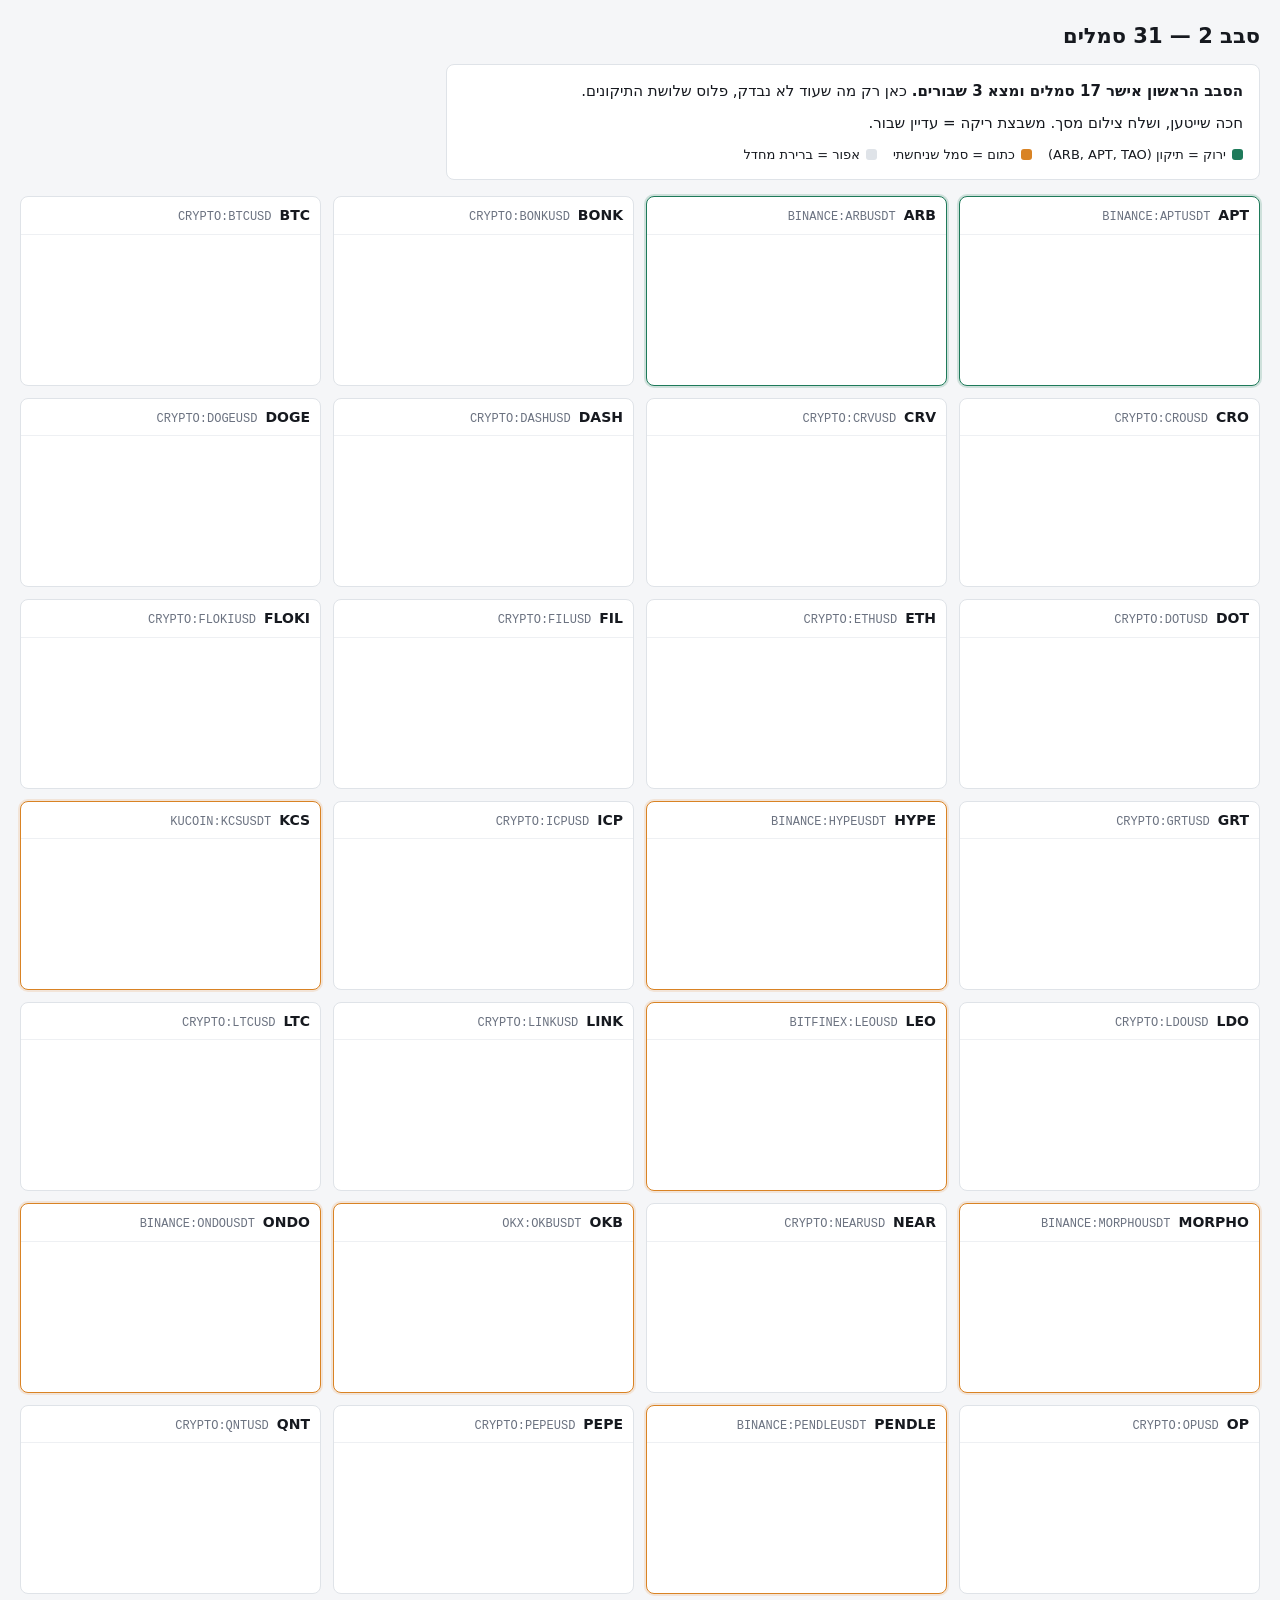
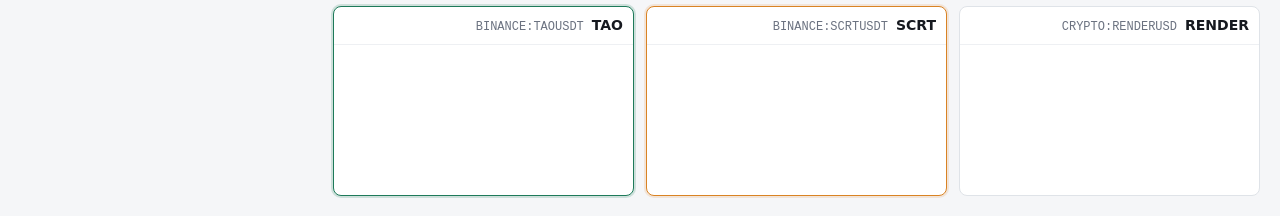
<file: symbol-check.html>
<!doctype html><html lang="he" dir="rtl"><head><meta charset="utf-8">
<meta name="viewport" content="width=device-width,initial-scale=1">
<title>בדיקת סמלים — סבב 2</title><style>
body{margin:0;background:#f5f6f8;color:#16191f;font:15px/1.6 "Segoe UI",system-ui,sans-serif;padding:20px}
h1{font-size:21px;margin:0 0 10px}
.intro{background:#fff;border:1px solid #dfe3e8;border-radius:8px;padding:14px 16px;margin-bottom:16px;max-width:780px}
.intro p{margin:0 0 8px}.intro p:last-child{margin:0}
.key{display:flex;gap:16px;flex-wrap:wrap;font-size:13px;margin-top:10px}
.key span{display:flex;align-items:center;gap:6px}
.dot{width:11px;height:11px;border-radius:3px;display:inline-block}
.grid{display:grid;grid-template-columns:repeat(auto-fill,minmax(240px,1fr));gap:12px}
.tile{background:#fff;border:1px solid #dfe3e8;border-radius:8px;overflow:hidden}
.tile.guess{border-color:#d98324;box-shadow:0 0 0 2px rgba(217,131,36,.15)}
.tile.fix{border-color:#1e7a5a;box-shadow:0 0 0 2px rgba(30,122,90,.18)}
.lab{padding:7px 10px;border-bottom:1px solid #eef0f3;display:flex;align-items:baseline;gap:8px}
.lab b{font-size:14px}.lab code{font:12px ui-monospace,monospace;color:#6b7280;direction:ltr}
.w{height:150px}
</style></head><body>
<h1>סבב 2 — 31 סמלים</h1>
<div class="intro">
<p><b>הסבב הראשון אישר 17 סמלים ומצא 3 שבורים.</b> כאן רק מה שעוד לא נבדק, פלוס שלושת התיקונים.</p>
<p>חכה שייטען, ושלח צילום מסך. משבצת ריקה = עדיין שבור.</p>
<div class="key">
<span><i class="dot" style="background:#1e7a5a"></i> ירוק = תיקון (ARB, APT, TAO)</span>
<span><i class="dot" style="background:#d98324"></i> כתום = סמל שניחשתי</span>
<span><i class="dot" style="background:#dfe3e8"></i> אפור = ברירת מחדל</span>
</div></div>
<div class="grid"><div class="tile fix"><div class="lab"><b>APT</b><code>BINANCE:APTUSDT</code></div><div class="w" data-sym="BINANCE:APTUSDT"></div></div><div class="tile fix"><div class="lab"><b>ARB</b><code>BINANCE:ARBUSDT</code></div><div class="w" data-sym="BINANCE:ARBUSDT"></div></div><div class="tile "><div class="lab"><b>BONK</b><code>CRYPTO:BONKUSD</code></div><div class="w" data-sym="CRYPTO:BONKUSD"></div></div><div class="tile "><div class="lab"><b>BTC</b><code>CRYPTO:BTCUSD</code></div><div class="w" data-sym="CRYPTO:BTCUSD"></div></div><div class="tile "><div class="lab"><b>CRO</b><code>CRYPTO:CROUSD</code></div><div class="w" data-sym="CRYPTO:CROUSD"></div></div><div class="tile "><div class="lab"><b>CRV</b><code>CRYPTO:CRVUSD</code></div><div class="w" data-sym="CRYPTO:CRVUSD"></div></div><div class="tile "><div class="lab"><b>DASH</b><code>CRYPTO:DASHUSD</code></div><div class="w" data-sym="CRYPTO:DASHUSD"></div></div><div class="tile "><div class="lab"><b>DOGE</b><code>CRYPTO:DOGEUSD</code></div><div class="w" data-sym="CRYPTO:DOGEUSD"></div></div><div class="tile "><div class="lab"><b>DOT</b><code>CRYPTO:DOTUSD</code></div><div class="w" data-sym="CRYPTO:DOTUSD"></div></div><div class="tile "><div class="lab"><b>ETH</b><code>CRYPTO:ETHUSD</code></div><div class="w" data-sym="CRYPTO:ETHUSD"></div></div><div class="tile "><div class="lab"><b>FIL</b><code>CRYPTO:FILUSD</code></div><div class="w" data-sym="CRYPTO:FILUSD"></div></div><div class="tile "><div class="lab"><b>FLOKI</b><code>CRYPTO:FLOKIUSD</code></div><div class="w" data-sym="CRYPTO:FLOKIUSD"></div></div><div class="tile "><div class="lab"><b>GRT</b><code>CRYPTO:GRTUSD</code></div><div class="w" data-sym="CRYPTO:GRTUSD"></div></div><div class="tile guess"><div class="lab"><b>HYPE</b><code>BINANCE:HYPEUSDT</code></div><div class="w" data-sym="BINANCE:HYPEUSDT"></div></div><div class="tile "><div class="lab"><b>ICP</b><code>CRYPTO:ICPUSD</code></div><div class="w" data-sym="CRYPTO:ICPUSD"></div></div><div class="tile guess"><div class="lab"><b>KCS</b><code>KUCOIN:KCSUSDT</code></div><div class="w" data-sym="KUCOIN:KCSUSDT"></div></div><div class="tile "><div class="lab"><b>LDO</b><code>CRYPTO:LDOUSD</code></div><div class="w" data-sym="CRYPTO:LDOUSD"></div></div><div class="tile guess"><div class="lab"><b>LEO</b><code>BITFINEX:LEOUSD</code></div><div class="w" data-sym="BITFINEX:LEOUSD"></div></div><div class="tile "><div class="lab"><b>LINK</b><code>CRYPTO:LINKUSD</code></div><div class="w" data-sym="CRYPTO:LINKUSD"></div></div><div class="tile "><div class="lab"><b>LTC</b><code>CRYPTO:LTCUSD</code></div><div class="w" data-sym="CRYPTO:LTCUSD"></div></div><div class="tile guess"><div class="lab"><b>MORPHO</b><code>BINANCE:MORPHOUSDT</code></div><div class="w" data-sym="BINANCE:MORPHOUSDT"></div></div><div class="tile "><div class="lab"><b>NEAR</b><code>CRYPTO:NEARUSD</code></div><div class="w" data-sym="CRYPTO:NEARUSD"></div></div><div class="tile guess"><div class="lab"><b>OKB</b><code>OKX:OKBUSDT</code></div><div class="w" data-sym="OKX:OKBUSDT"></div></div><div class="tile guess"><div class="lab"><b>ONDO</b><code>BINANCE:ONDOUSDT</code></div><div class="w" data-sym="BINANCE:ONDOUSDT"></div></div><div class="tile "><div class="lab"><b>OP</b><code>CRYPTO:OPUSD</code></div><div class="w" data-sym="CRYPTO:OPUSD"></div></div><div class="tile guess"><div class="lab"><b>PENDLE</b><code>BINANCE:PENDLEUSDT</code></div><div class="w" data-sym="BINANCE:PENDLEUSDT"></div></div><div class="tile "><div class="lab"><b>PEPE</b><code>CRYPTO:PEPEUSD</code></div><div class="w" data-sym="CRYPTO:PEPEUSD"></div></div><div class="tile "><div class="lab"><b>QNT</b><code>CRYPTO:QNTUSD</code></div><div class="w" data-sym="CRYPTO:QNTUSD"></div></div><div class="tile "><div class="lab"><b>RENDER</b><code>CRYPTO:RENDERUSD</code></div><div class="w" data-sym="CRYPTO:RENDERUSD"></div></div><div class="tile guess"><div class="lab"><b>SCRT</b><code>BINANCE:SCRTUSDT</code></div><div class="w" data-sym="BINANCE:SCRTUSDT"></div></div><div class="tile fix"><div class="lab"><b>TAO</b><code>BINANCE:TAOUSDT</code></div><div class="w" data-sym="BINANCE:TAOUSDT"></div></div></div>
<script>
[].slice.call(document.querySelectorAll('.w')).forEach(function(w,i){setTimeout(function(){
 var c=document.createElement('div');c.className='tradingview-widget-container';
 var n=document.createElement('div');n.className='tradingview-widget-container__widget';c.appendChild(n);
 var s=document.createElement('script');
 s.src='https://s3.tradingview.com/external-embedding/embed-widget-mini-symbol-overview.js';
 s.async=true;
 s.innerHTML=JSON.stringify({symbol:w.dataset.sym,width:'100%',height:150,locale:'he_IL',
   dateRange:'3M',colorTheme:'light',isTransparent:true,autosize:false});
 c.appendChild(s);w.appendChild(c);},i*220);});
</script></body></html>
</file>
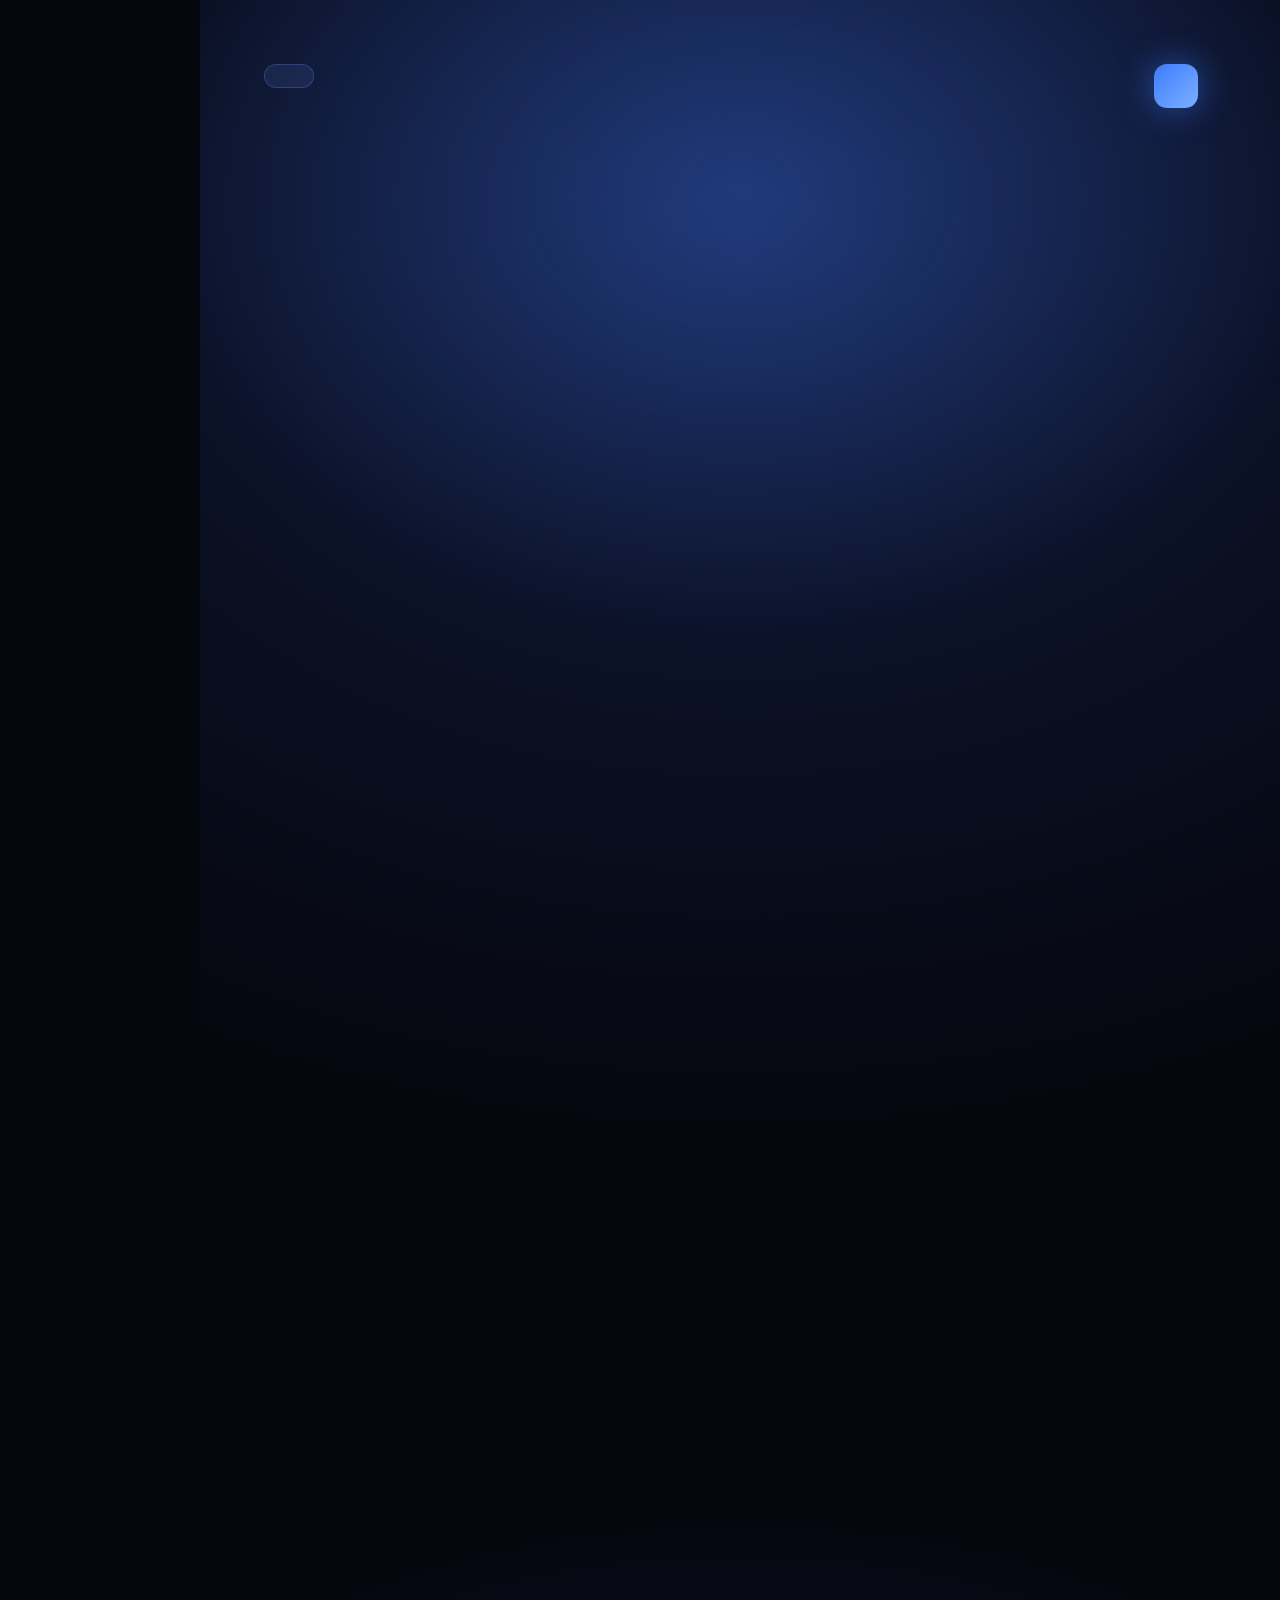
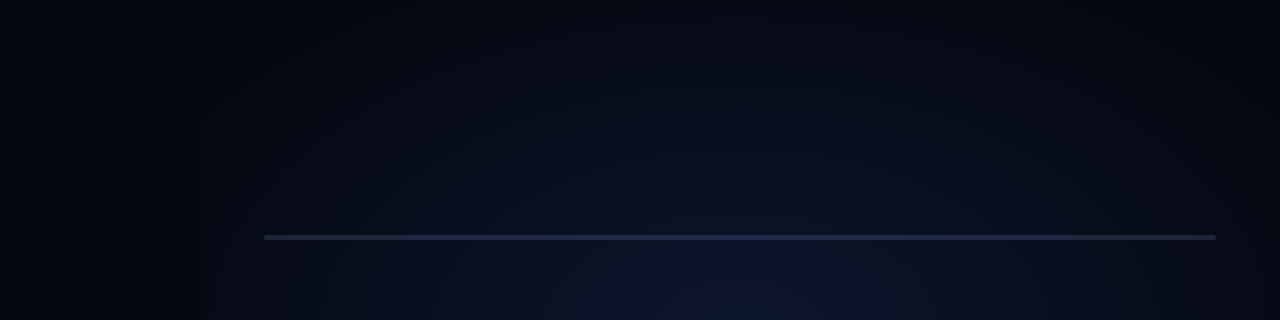
<file: projects/02-data-video-engine/scene/scene.html>
<!doctype html>
<html lang="he" dir="rtl">
<head>
<meta charset="utf-8">
<title>Converge daily scene</title>
<link rel="stylesheet" href="scene.css">
</head>
<body>
<div id="stage">
  <div id="bg"></div>
  <div id="glow"></div>
  <div id="glow-b"></div>

  <header id="topbar">
    <div class="lockup">
      <span class="mark"></span>
      <span class="lockup-text">
        <span class="wordmark" id="wordmark"></span>
        <span class="tagline" id="tagline"></span>
      </span>
    </div>
    <span class="datepill ltr" id="datepill"></span>
  </header>

  <main id="frames"></main>

  <footer id="botbar">
    <div class="progress"><div class="progress-fill" id="progressFill"></div></div>
    <div class="disclaimer" id="disclaimer"></div>
  </footer>
</div>
<script src="scene.js"></script>
</body>
</html>
</file>
<file: projects/02-data-video-engine/scene/scene.css>
/* Heebo (SIL OFL 1.1) is vendored in ./fonts and loaded from disk.
   Nothing here may reach the network at render time — see notes/determinism.md. */
@font-face{font-family:Heebo;font-weight:400;font-style:normal;src:url("fonts/Heebo-400.ttf") format("truetype")}
@font-face{font-family:Heebo;font-weight:500;font-style:normal;src:url("fonts/Heebo-500.ttf") format("truetype")}
@font-face{font-family:Heebo;font-weight:700;font-style:normal;src:url("fonts/Heebo-700.ttf") format("truetype")}
@font-face{font-family:Heebo;font-weight:900;font-style:normal;src:url("fonts/Heebo-900.ttf") format("truetype")}

*{margin:0;padding:0;box-sizing:border-box}

/* No transition / no animation anywhere: every visual value is set by seek(t).
   A CSS transition would read the compositor clock and break reproducibility. */
*,*::before,*::after{transition:none!important;animation:none!important}

html,body{width:1080px;height:1920px;overflow:hidden;background:#05070f}
body{font-family:Heebo,sans-serif;color:#eef2ff;-webkit-font-smoothing:antialiased}

/* --- the one rule that keeps Hebrew financial text correct ---------------
   Any run of digits, currency, sign or Latin letters is its own LTR island.
   Without this, "−9.75%" inside an RTL block renders visually as "9.75%−".
   Measured, not assumed: notes/hebrew-rtl.md                              */
.ltr{direction:ltr;unicode-bidi:isolate;display:inline-block;font-variant-numeric:tabular-nums}

#stage{position:relative;width:1080px;height:1920px;overflow:hidden}
#bg{position:absolute;inset:0;background:
    radial-gradient(1200px 900px at 50% 12%,#16224a 0%,#0a0f22 55%,#05070f 100%)}
#glow{position:absolute;left:50%;top:-260px;width:1200px;height:900px;margin-left:-600px;
    background:radial-gradient(closest-side,rgba(61,123,255,.28),rgba(61,123,255,0));
    filter:blur(4px)}
/* the top glow makes the frame read as bottom-heavy on a 9:16 canvas;
   this counterweight is purely optical */
#glow-b{position:absolute;left:50%;bottom:-420px;width:1400px;height:820px;
    margin-left:-700px;
    background:radial-gradient(closest-side,rgba(61,123,255,.13),rgba(61,123,255,0))}

/* ---------- chrome ---------- */
#topbar{position:absolute;top:0;left:0;right:0;height:190px;padding:64px 64px 0;
    display:flex;align-items:flex-start;justify-content:space-between}
.lockup{display:flex;align-items:center;gap:18px;direction:ltr}
.mark{width:44px;height:44px;border-radius:13px;
    background:linear-gradient(135deg,#3d7bff,#7bb0ff);
    box-shadow:0 0 34px rgba(61,123,255,.55)}
.lockup-text{display:flex;flex-direction:column;line-height:1}
.wordmark{font-size:34px;font-weight:900;letter-spacing:-.5px}
.wordmark sup{font-size:14px;font-weight:500;vertical-align:super;opacity:.65}
.tagline{font-size:16px;font-weight:500;letter-spacing:2.6px;
    text-transform:uppercase;color:#8ea3d6;margin-top:7px}
.datepill{font-size:24px;font-weight:700;color:#a9bce6;
    background:rgba(122,158,255,.11);border:1px solid rgba(122,158,255,.24);
    border-radius:999px;padding:11px 24px}

#botbar{position:absolute;left:0;right:0;bottom:0;height:170px;padding:0 64px 54px;
    display:flex;flex-direction:column;justify-content:flex-end;gap:26px}
.progress{height:5px;border-radius:99px;background:rgba(140,165,220,.16);overflow:hidden}
.progress-fill{height:100%;width:0;background:linear-gradient(90deg,#3d7bff,#8fc0ff);
    border-radius:99px;transform-origin:left center}
.disclaimer{font-size:21px;font-weight:500;color:#7286ad;text-align:center}

/* ---------- frames ---------- */
#frames{position:absolute;top:190px;left:0;right:0;bottom:170px}
.frame{position:absolute;inset:0;display:flex;flex-direction:column;
    align-items:center;justify-content:center;padding:0 64px;
    opacity:0;will-change:opacity,transform}

/* intro */
.kicker{font-size:26px;font-weight:700;letter-spacing:5px;color:#6f8ecb;
    text-transform:uppercase;direction:ltr}
.headline{font-size:118px;font-weight:900;line-height:1.02;text-align:center;
    margin-top:30px;letter-spacing:-2px}
.sub{font-size:34px;font-weight:500;color:#9db0d9;text-align:center;
    margin-top:34px;max-width:840px;line-height:1.45}
.rule{width:150px;height:6px;border-radius:99px;margin-top:52px;
    background:linear-gradient(90deg,#3d7bff,#8fc0ff)}

/* kpi */
.kpi-row{display:flex;gap:34px;width:100%;justify-content:center}
.kpi{flex:1;min-height:400px;display:flex;flex-direction:column;
    align-items:center;justify-content:center;
    background:rgba(255,255,255,.045);border:1px solid rgba(140,170,235,.16);
    border-radius:34px;padding:56px 26px;text-align:center}
.kpi-value{font-size:118px;font-weight:900;line-height:1;color:#fff}
.kpi-label{font-size:25px;font-weight:500;color:#93a7d2;margin-top:24px;line-height:1.35}

/* stock card */
.card{width:100%;max-width:952px;min-height:620px;display:flex;
    flex-direction:column;justify-content:center;gap:56px;
    background:rgba(255,255,255,.05);
    border:1px solid rgba(140,170,235,.19);border-radius:44px;padding:74px 58px;
    box-shadow:0 40px 90px rgba(0,0,0,.45)}
.card-head{display:flex;align-items:center;justify-content:space-between;direction:ltr}
.tk{font-size:108px;font-weight:900;letter-spacing:-3px;line-height:1}
.co{font-size:30px;font-weight:500;color:#93a7d2;margin-top:12px}
.px-wrap{direction:ltr;display:flex;flex-direction:column;align-items:flex-end;gap:14px}
.px{font-size:72px;font-weight:900;line-height:1}
.chg{font-size:42px;font-weight:900}
.up{color:#3ddc97}.down{color:#ff6b81}.flat{color:#93a7d2}
.bar{height:14px;border-radius:99px;background:rgba(140,165,220,.15);
    overflow:hidden;display:flex}
.bar-fill{height:100%;border-radius:99px;width:0}
.bar-fill.up{background:linear-gradient(90deg,#2fae79,#3ddc97)}
.bar-fill.down{background:linear-gradient(90deg,#e04f65,#ff6b81)}
.bar-fill.flat{background:linear-gradient(90deg,#5d6f95,#93a7d2)}
.meta{display:flex;flex-wrap:wrap;gap:16px}
.chip{font-size:25px;font-weight:700;color:#bcd0f5;
    background:rgba(61,123,255,.15);border:1px solid rgba(61,123,255,.32);
    border-radius:999px;padding:12px 26px}
.chip.sector{color:#a9b8d8;background:rgba(255,255,255,.05);
    border-color:rgba(160,180,220,.2)}
.rank{position:absolute;top:56px;right:64px;font-size:28px;font-weight:900;
    color:#6f8ecb;letter-spacing:2px}

/* movers */
.frame-title{font-size:64px;font-weight:900;margin-bottom:56px;text-align:center}
.mover{width:100%;max-width:952px;display:flex;align-items:center;
    justify-content:space-between;direction:ltr;
    background:rgba(255,255,255,.04);border:1px solid rgba(140,170,235,.15);
    border-radius:30px;padding:52px 50px;margin-bottom:30px}
.mover .m-tk{font-size:54px;font-weight:900}
.mover .m-chg{font-size:54px;font-weight:900}

/* outro */
.outro-lock{display:flex;flex-direction:column;align-items:center;gap:30px}
.outro-mark{width:112px;height:112px;border-radius:32px;
    background:linear-gradient(135deg,#3d7bff,#7bb0ff);
    box-shadow:0 0 80px rgba(61,123,255,.6)}
.outro-word{font-size:74px;font-weight:900;letter-spacing:-1.5px;direction:ltr}
.outro-note{font-size:30px;font-weight:500;color:#8ea3d6;text-align:center;
    max-width:800px;line-height:1.5;margin-top:16px}
</file>
